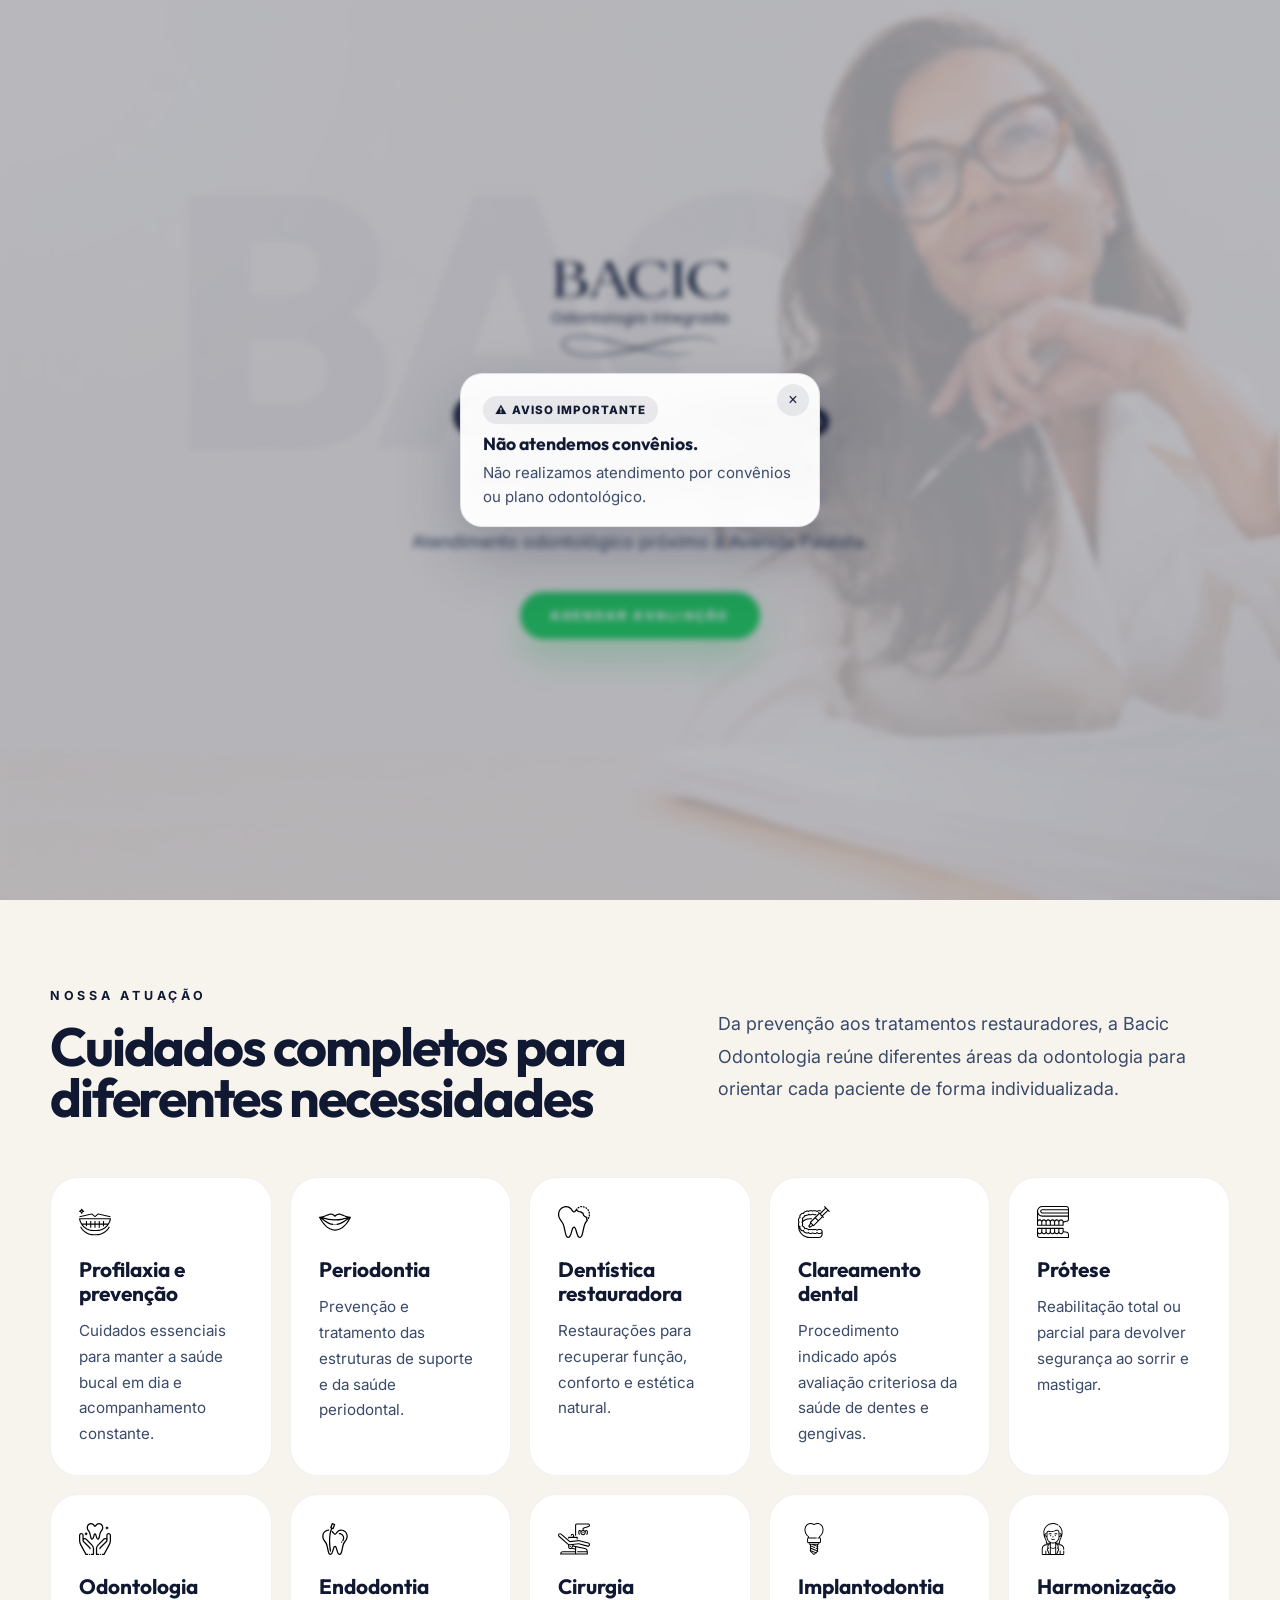
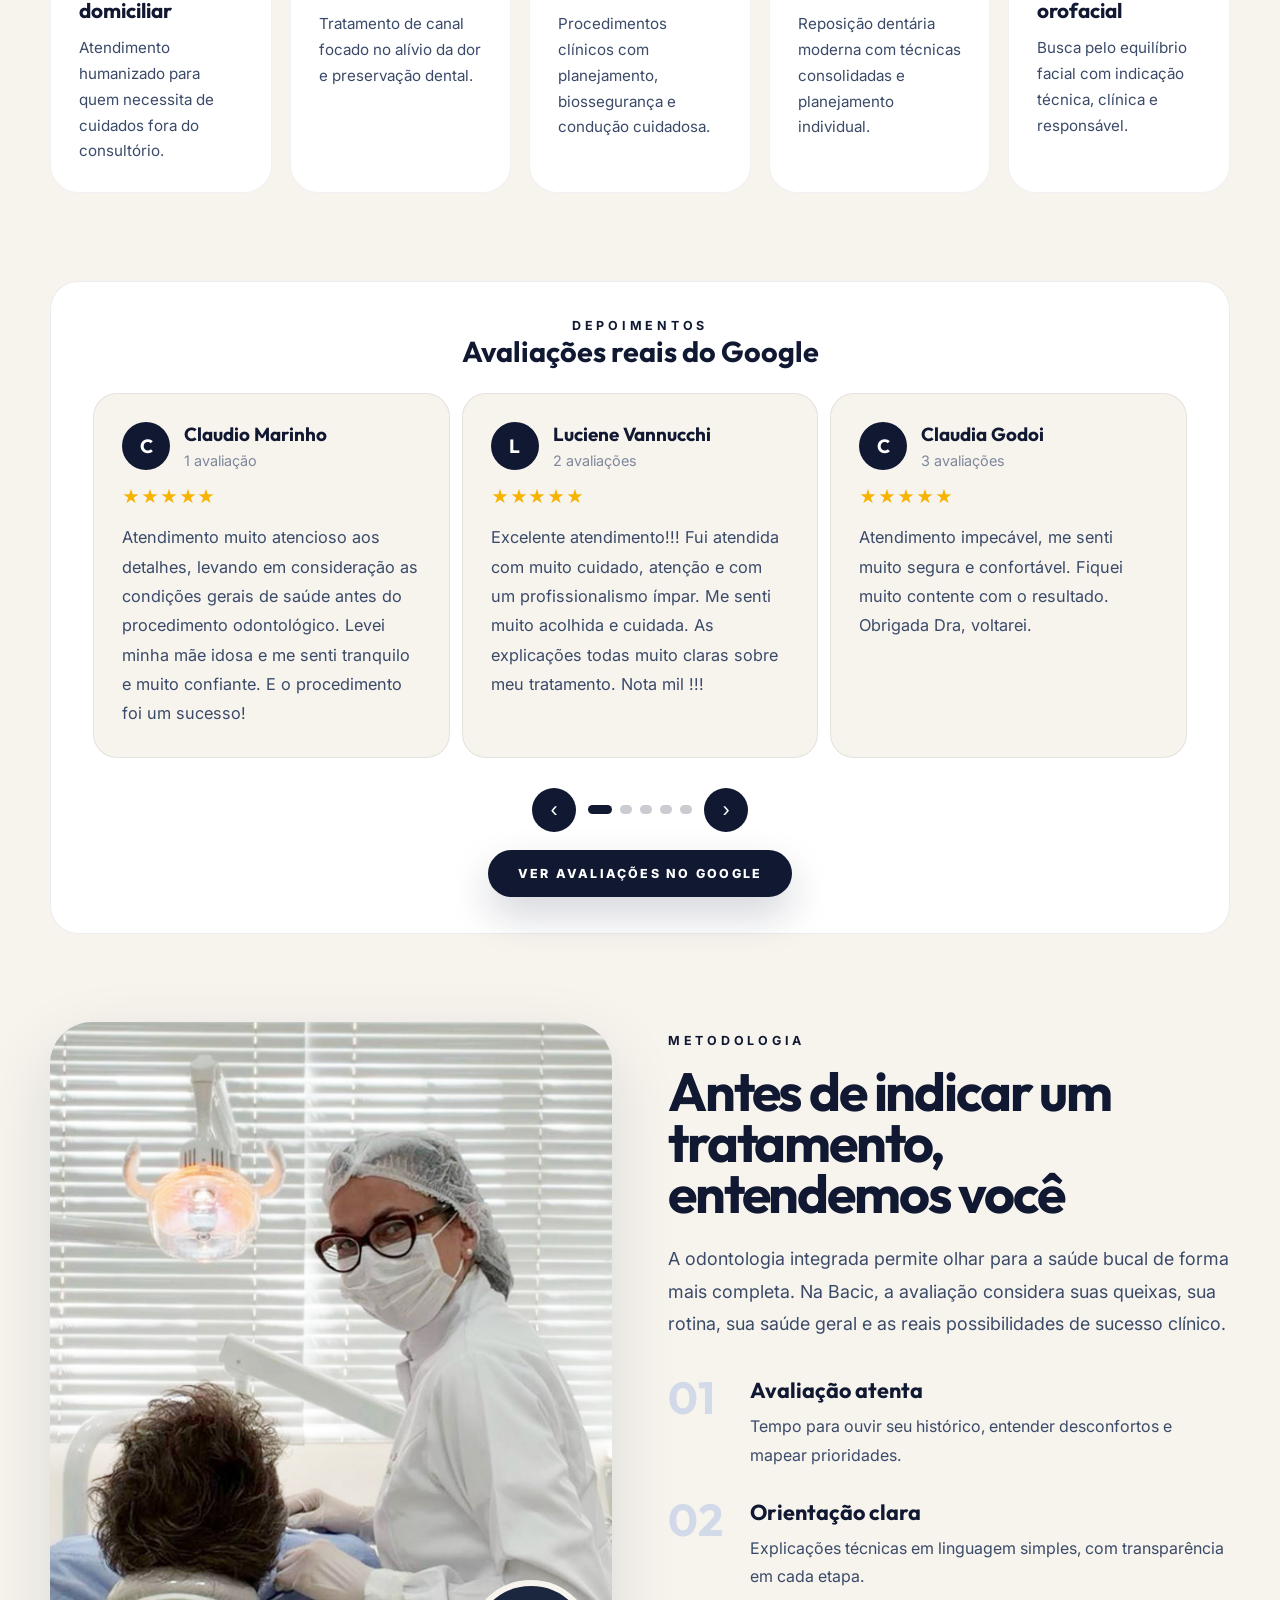
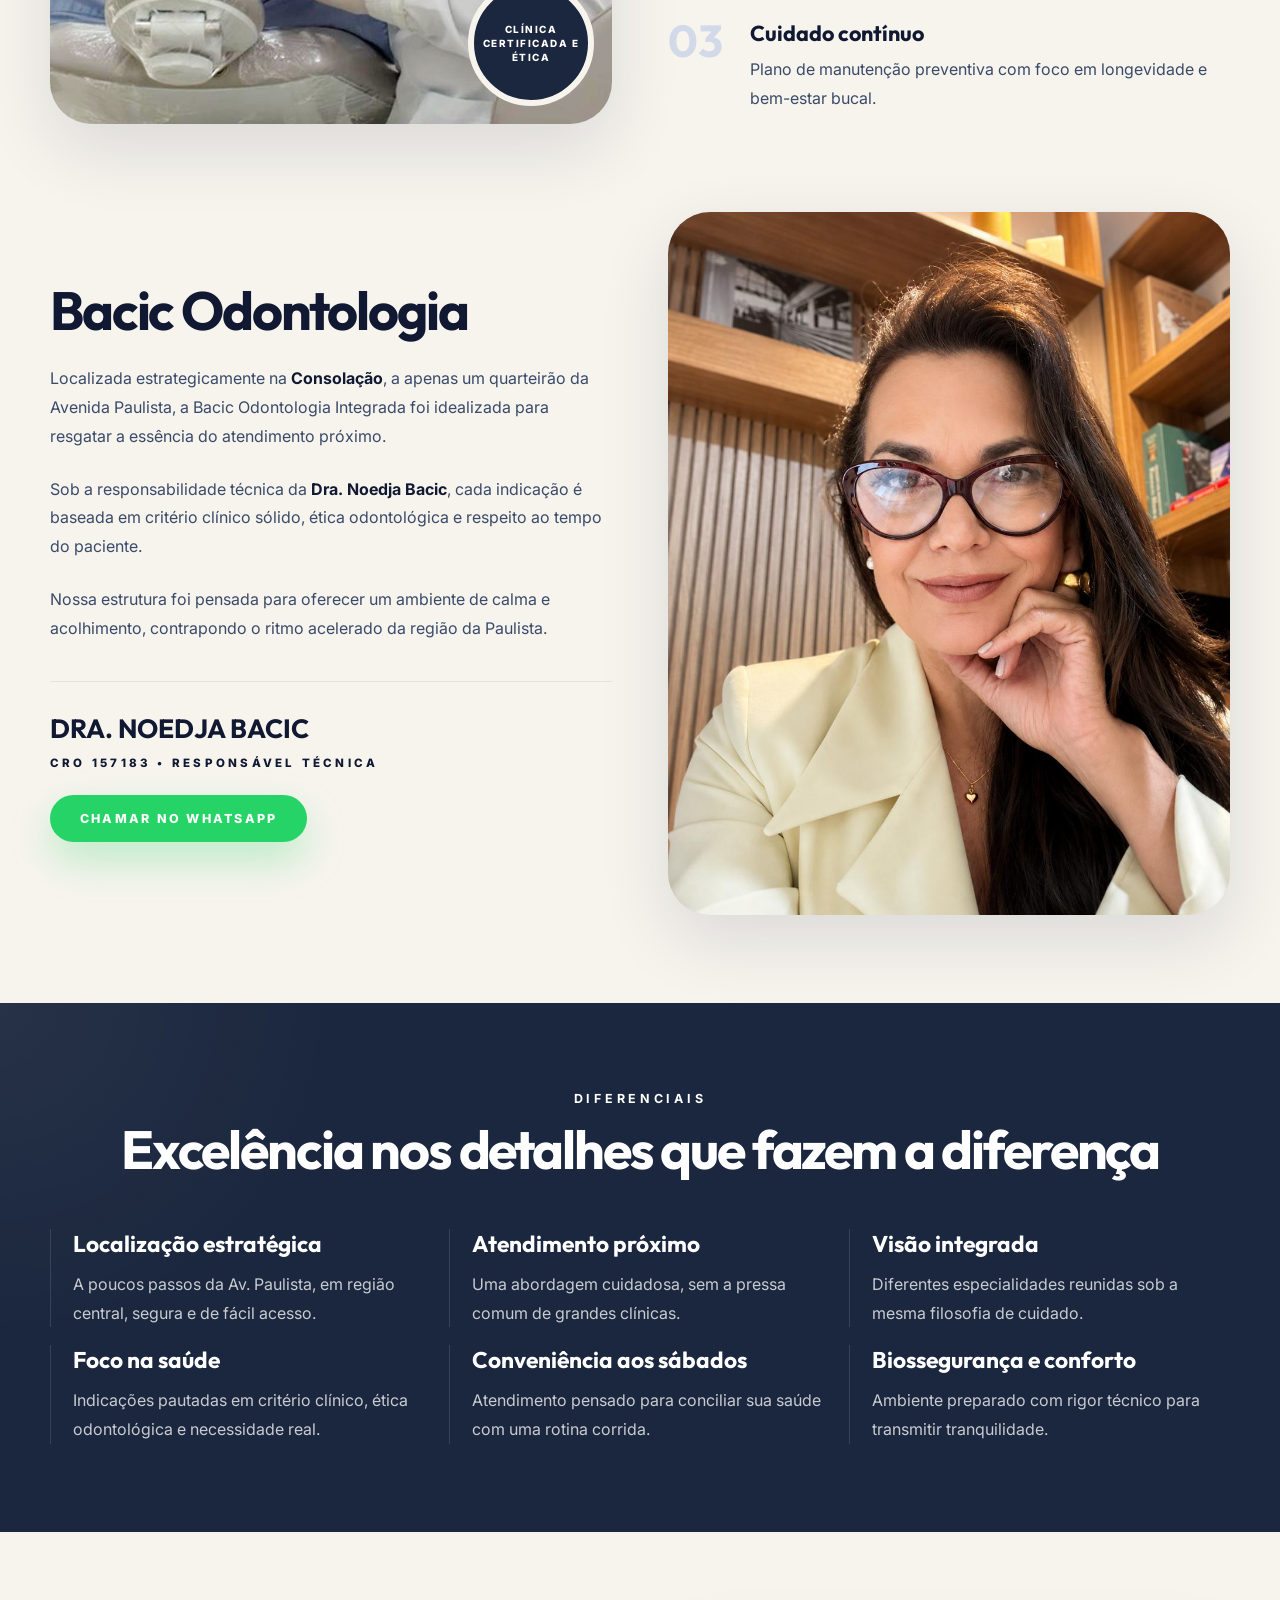
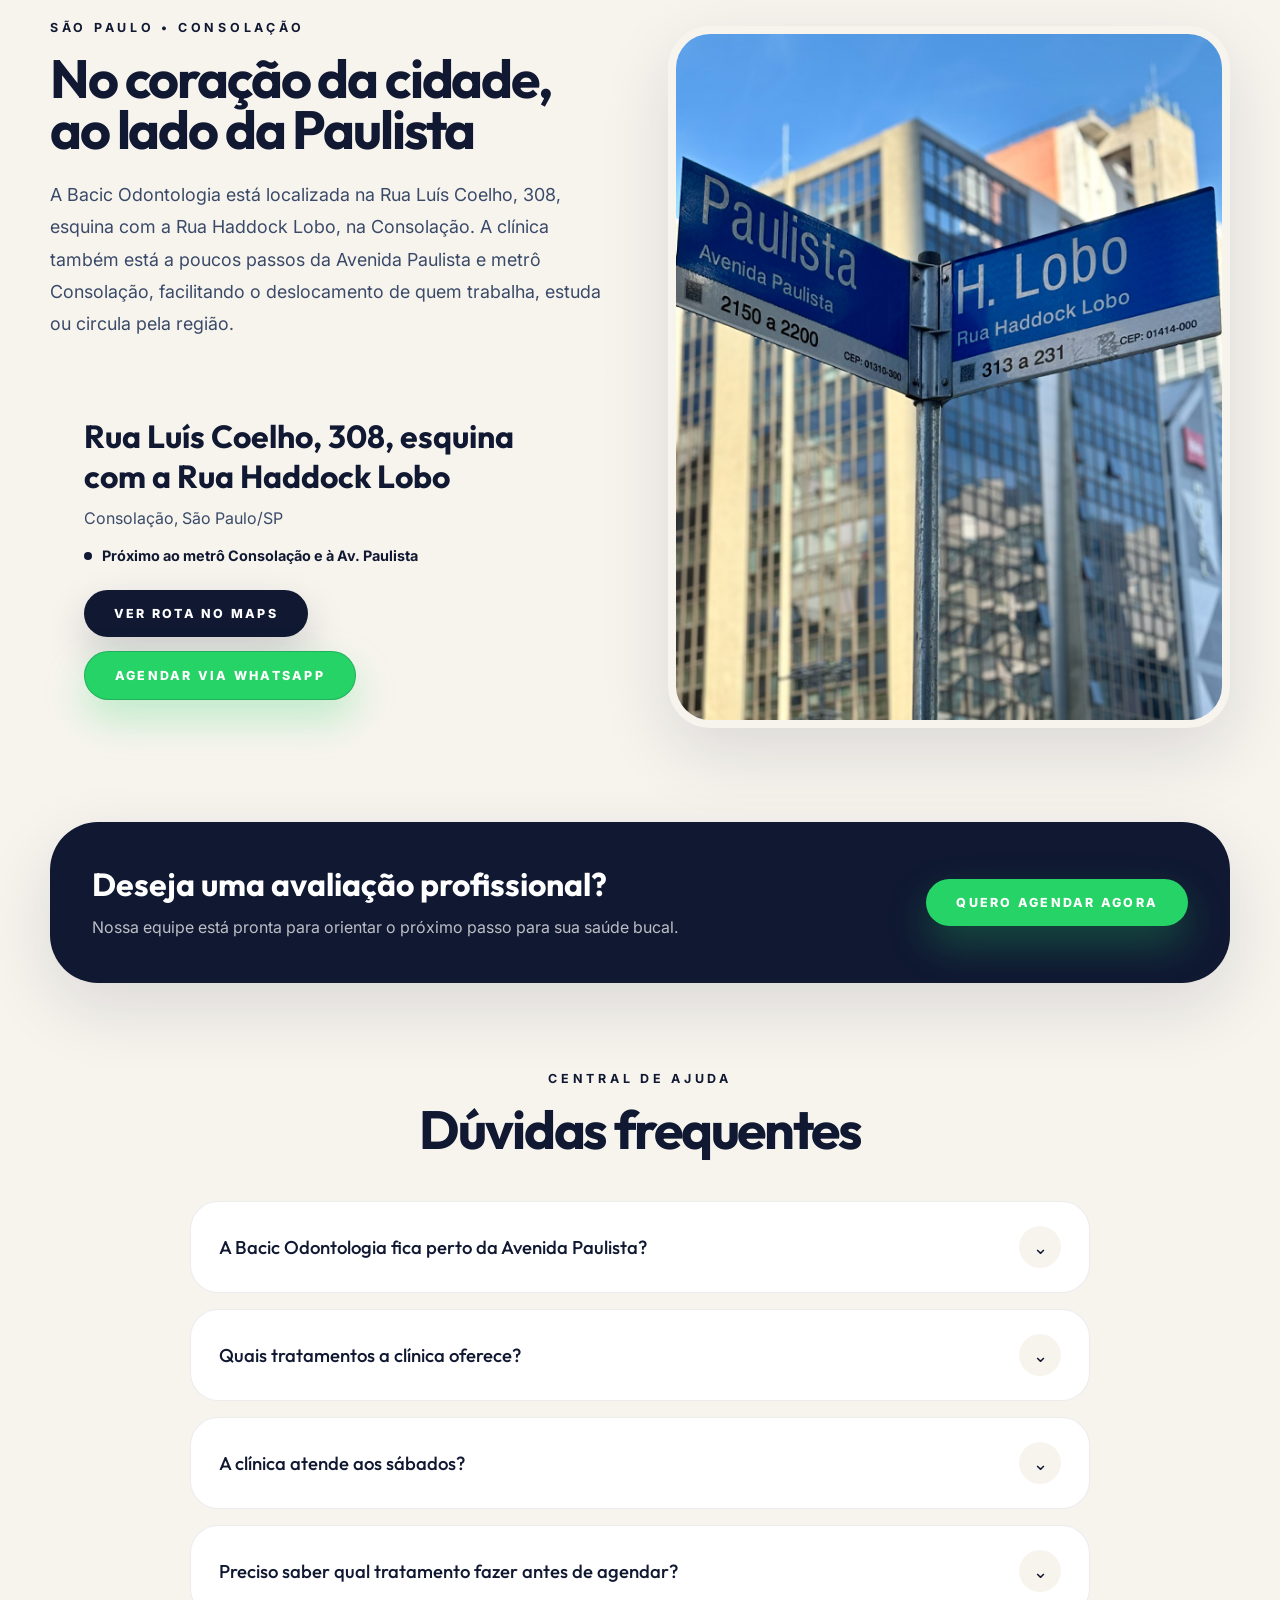
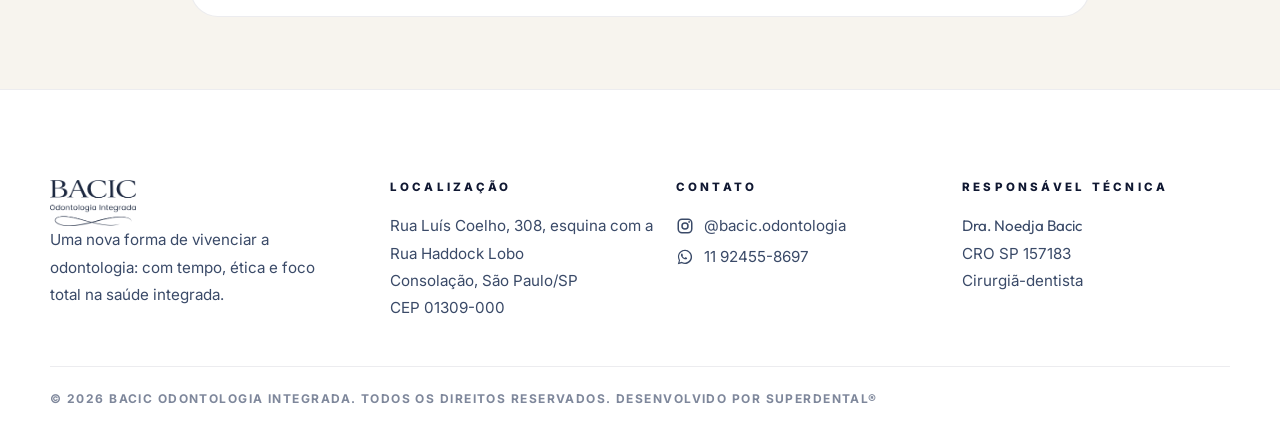
<file: index.html>
<!doctype html>
<html lang="pt-BR">
  <head>
    <meta charset="UTF-8" />
    <meta name="viewport" content="width=device-width, initial-scale=1.0" />
    <meta
      name="description"
      content="Bacic Odontologia Integrada: atendimento odontológico ético, humanizado e próximo à Avenida Paulista."
    />
    <link rel="icon" type="image/png" href="./assets/favicon.png" />
    <title>Bacic Odontologia Integrada</title>
    <!-- Google Tag Manager -->
    <script>(function(w,d,s,l,i){w[l]=w[l]||[];w[l].push({'gtm.start':
    new Date().getTime(),event:'gtm.js'});var f=d.getElementsByTagName(s)[0],
    j=d.createElement(s),dl=l!='dataLayer'?'&l='+l:'';j.async=true;j.src=
    'https://www.googletagmanager.com/gtm.js?id='+i+dl;f.parentNode.insertBefore(j,f);
    })(window,document,'script','dataLayer','GTM-MZFR9W6W');</script>
    <!-- End Google Tag Manager -->
    <link rel="preconnect" href="https://fonts.googleapis.com" />
    <link rel="preconnect" href="https://fonts.gstatic.com" crossorigin />
    <link
      href="https://fonts.googleapis.com/css2?family=Outfit:wght@300;400;500;600;700;800&family=Inter:wght@300;400;500;600;700&display=swap"
      rel="stylesheet"
    />
    <style>
      :root {
        --basic-navy: #101832;
        --basic-navy-elegant: #1b273e;
        --basic-navy-muted: #3a4a68;
        --basic-blue-light: #101832;
        --basic-offwhite: #f7f4ee;
        --basic-muted: #7e879b;
        --basic-white: #ffffff;
        --basic-border: rgba(16, 24, 50, 0.08);
        --basic-shadow: 0 25px 70px rgba(16, 24, 50, 0.12);
      }

      * {
        box-sizing: border-box;
      }

      html {
        scroll-behavior: smooth;
      }

      body {
        margin: 0;
        font-family: "Inter", sans-serif;
        color: var(--basic-navy);
        background: var(--basic-offwhite);
      }

      img {
        max-width: 100%;
        display: block;
      }

      a {
        color: inherit;
        text-decoration: none;
      }

      .important-notice {
        position: fixed;
        top: 50%;
        left: 50%;
        transform: translate(-50%, -50%);
        z-index: 1200;
        width: min(360px, calc(100vw - 32px));
        padding: 22px 22px 18px;
        border: 1px solid rgba(16, 24, 50, 0.1);
        border-radius: 22px;
        background: rgba(255, 255, 255, 0.96);
        box-shadow: 0 28px 65px rgba(16, 24, 50, 0.24);
        backdrop-filter: blur(14px);
      }

      .important-notice[hidden] {
        display: none;
      }

      .important-notice-backdrop {
        position: fixed;
        inset: 0;
        z-index: 1190;
        background: rgba(16, 24, 50, 0.28);
        backdrop-filter: blur(3px);
      }

      .important-notice-backdrop[hidden] {
        display: none;
      }

      .important-notice-close {
        position: absolute;
        top: 10px;
        right: 10px;
        width: 32px;
        height: 32px;
        border: 0;
        border-radius: 999px;
        background: rgba(16, 24, 50, 0.08);
        color: var(--basic-navy);
        font-size: 1rem;
        cursor: pointer;
        transition: background-color 0.2s ease, transform 0.2s ease;
      }

      .important-notice-close:hover {
        background: rgba(16, 24, 50, 0.14);
        transform: scale(1.04);
      }

      .important-notice-badge {
        display: inline-flex;
        align-items: center;
        gap: 8px;
        margin-bottom: 10px;
        padding: 7px 12px;
        border-radius: 999px;
        background: rgba(16, 24, 50, 0.08);
        color: var(--basic-navy);
        font-size: 0.72rem;
        font-weight: 800;
        letter-spacing: 0.08em;
        text-transform: uppercase;
      }

      .important-notice h3 {
        margin: 0 28px 8px 0;
        font-family: "Outfit", sans-serif;
        font-size: 1.1rem;
        line-height: 1.1;
      }

      .important-notice p {
        margin: 0;
        color: var(--basic-navy-muted);
        font-size: 0.94rem;
        line-height: 1.55;
      }

      @media (max-width: 640px) {
        .important-notice {
          border-radius: 18px;
          padding: 18px 18px 16px;
        }
      }

      .container {
        width: min(1180px, calc(100% - 40px));
        margin: 0 auto;
      }

      .section {
        padding: 44px 0;
      }

      .eyebrow {
        margin: 0 0 18px;
        color: var(--basic-blue-light);
        font-size: 0.78rem;
        font-weight: 700;
        letter-spacing: 0.3em;
        text-transform: uppercase;
      }

      .title {
        margin: 0;
        font-family: "Outfit", sans-serif;
        font-size: clamp(2rem, 4.2vw, 3.8rem);
        line-height: 0.95;
        letter-spacing: -0.04em;
      }

      .text-lg {
        font-size: 1.12rem;
        line-height: 1.8;
        color: var(--basic-navy-muted);
      }

      .btn {
        display: inline-flex;
        align-items: center;
        justify-content: center;
        gap: 12px;
        border: 0;
        border-radius: 999px;
        padding: 16px 30px;
        font-size: 0.78rem;
        font-weight: 800;
        letter-spacing: 0.18em;
        text-transform: uppercase;
        cursor: pointer;
        transition: transform 0.2s ease, background-color 0.2s ease, color 0.2s ease;
      }

      .btn:hover {
        transform: translateY(-1px);
      }

      .btn-primary {
        background: var(--basic-navy);
        color: var(--basic-white);
        box-shadow: 0 18px 40px rgba(16, 24, 50, 0.18);
      }

      .btn-primary:hover {
        background: var(--basic-navy-elegant);
      }

      .btn-secondary {
        background: var(--basic-white);
        color: var(--basic-navy);
        border: 1px solid rgba(16, 24, 50, 0.18);
      }

      .btn[href*="wa.me"],
      .btn[href*="api.whatsapp.com"] {
        background: #25d366;
        color: #ffffff;
        box-shadow: 0 18px 40px rgba(37, 211, 102, 0.28);
      }

      .btn[href*="wa.me"]:hover,
      .btn[href*="api.whatsapp.com"]:hover {
        background: #1ebe5d;
      }

      .brand {
        display: flex;
        align-items: center;
        gap: 14px;
      }

      .brand img {
        height: 52px;
        width: auto;
      }

      .brand-text strong {
        display: block;
        font-family: "Outfit", sans-serif;
        font-size: 1.05rem;
        letter-spacing: -0.02em;
      }

      .brand-text span {
        display: block;
        margin-top: 4px;
        color: var(--basic-muted);
        font-size: 0.62rem;
        font-weight: 700;
        letter-spacing: 0.28em;
        text-transform: uppercase;
      }

      .hero {
        position: relative;
        overflow: hidden;
        background:
          linear-gradient(rgba(247, 244, 238, 0.78), rgba(247, 244, 238, 0.78)),
          url("./assets/hero.jpg") center / cover no-repeat;
        min-height: 100vh;
        display: flex;
        align-items: center;
      }

      .hero::before {
        content: "BACIC";
        position: absolute;
        inset: 10% 0 auto;
        text-align: center;
        font-family: "Outfit", sans-serif;
        font-size: min(32vw, 360px);
        font-weight: 800;
        letter-spacing: -0.08em;
        color: rgba(16, 24, 50, 0.03);
        pointer-events: none;
      }

      .hero::after {
        content: "";
        position: absolute;
        inset: 0;
        background:
          radial-gradient(circle at top left, rgba(255, 255, 255, 0.3), transparent 32%),
          radial-gradient(circle at bottom right, rgba(16, 24, 50, 0.05), transparent 28%);
        pointer-events: none;
      }

      .hero-grid {
        position: relative;
        z-index: 2;
        display: grid;
        gap: 34px;
        justify-items: center;
        padding: 70px 0;
        text-align: center;
      }

      .hero-logo {
        height: 95px;
        width: auto;
      }

      .hero p {
        max-width: 760px;
        margin: 0 auto;
      }

      .hero-actions {
        display: flex;
        flex-wrap: wrap;
        align-items: center;
        justify-content: center;
        gap: 16px;
      }

      .split-header {
        display: grid;
        grid-template-columns: 1.1fr 0.9fr;
        gap: 42px;
        align-items: end;
        margin-bottom: 54px;
      }

      .service-grid,
      .differentials-grid,
      .footer-grid {
        display: grid;
        gap: 18px;
      }

      .service-grid {
        grid-template-columns: repeat(5, minmax(0, 1fr));
      }

      .service-card {
        display: flex;
        flex-direction: column;
        justify-content: space-between;
        min-height: 240px;
        padding: 28px;
        border: 1px solid rgba(16, 24, 50, 0.06);
        border-radius: 28px;
        background: var(--basic-white);
        transition: transform 0.25s ease, border-color 0.25s ease, background-color 0.25s ease;
      }

      .service-card:hover {
        transform: translateY(-4px);
        background: var(--basic-offwhite);
        border-color: rgba(190, 203, 231, 0.9);
      }

      .service-line {
        width: 44px;
        height: 1px;
        margin-bottom: 24px;
        background: var(--basic-blue-light);
      }

      .service-icon {
        width: 32px;
        height: 32px;
        margin-bottom: 20px;
        object-fit: contain;
      }

      .service-card h3,
      .method-step h3,
      .faq-question,
      .differential h3,
      .footer-name {
        font-family: "Outfit", sans-serif;
      }

      .service-card h3 {
        margin: 0 0 12px;
        font-size: 1.3rem;
        line-height: 1.15;
      }

      .service-card p {
        margin: 0;
        color: var(--basic-navy-muted);
        font-size: 0.95rem;
        line-height: 1.7;
      }

      .method-section,
      .cta-band {
        background: var(--basic-offwhite);
      }

      .method-grid,
      .about-grid,
      .location-grid {
        display: grid;
        grid-template-columns: repeat(2, minmax(0, 1fr));
        gap: 56px;
        align-items: center;
      }

      .image-card {
        position: relative;
        overflow: hidden;
        border-radius: 42px;
        background: #d8dde7;
        box-shadow: var(--basic-shadow);
      }

      .image-card img {
        width: 100%;
        height: 100%;
        object-fit: cover;
      }

      .image-card.tall {
        aspect-ratio: 4 / 5;
      }

      .image-card.wide {
        aspect-ratio: 1.18 / 1;
      }

      .badge {
        position: absolute;
        right: 18px;
        bottom: 18px;
        display: grid;
        place-items: center;
        width: 126px;
        height: 126px;
        border: 6px solid var(--basic-offwhite);
        border-radius: 999px;
        background: var(--basic-navy-elegant);
        color: var(--basic-white);
        font-size: 0.62rem;
        font-weight: 800;
        letter-spacing: 0.15em;
        line-height: 1.45;
        text-align: center;
        text-transform: uppercase;
      }

      .method-steps {
        display: grid;
        gap: 28px;
      }

      .method-step {
        display: grid;
        grid-template-columns: 64px 1fr;
        gap: 18px;
        align-items: start;
      }

      .method-step-number {
        color: rgba(190, 203, 231, 0.65);
        font-family: "Outfit", sans-serif;
        font-size: 2.8rem;
        font-weight: 700;
        line-height: 1;
      }

      .method-step h3 {
        margin: 0 0 8px;
        font-size: 1.35rem;
      }

      .method-step p,
      .about-copy p,
      .differential p,
      .contact-box p,
      .footer-copy,
      .footer-col p,
      .faq-answer {
        margin: 0;
        color: var(--basic-navy-muted);
        line-height: 1.8;
      }

      .about-copy {
        display: grid;
        gap: 24px;
      }

      .about-copy strong {
        color: var(--basic-navy);
      }

      .doctor-card {
        display: flex;
        flex-wrap: wrap;
        gap: 24px;
        align-items: center;
        margin-top: 38px;
        padding-top: 30px;
        border-top: 1px solid rgba(16, 24, 50, 0.08);
      }

      .doctor-card h3 {
        margin: 0 0 6px;
        font-family: "Outfit", sans-serif;
        font-size: 1.65rem;
        text-transform: uppercase;
      }

      .doctor-card span {
        color: var(--basic-blue-light);
        font-size: 0.72rem;
        font-weight: 800;
        letter-spacing: 0.28em;
        text-transform: uppercase;
      }

      .differentials {
        background:
          radial-gradient(circle at left top, rgba(255, 255, 255, 0.05), transparent 24%),
          var(--basic-navy-elegant);
        color: var(--basic-white);
        padding-top: 88px;
        padding-bottom: 88px;
      }

      .differentials .title,
      .differentials .eyebrow {
        text-align: center;
      }

      .differentials .eyebrow {
        color: var(--basic-white);
      }

      .differentials-grid {
        grid-template-columns: repeat(3, minmax(0, 1fr));
        margin-top: 54px;
      }

      .differential {
        padding-left: 22px;
        border-left: 1px solid rgba(255, 255, 255, 0.12);
      }

      .differential h3 {
        margin: 0 0 12px;
        font-size: 1.42rem;
      }

      .differential p {
        color: rgba(255, 255, 255, 0.76);
      }

      .contact-box {
        padding: 34px;
        border-radius: 36px;
        background: var(--basic-offwhite);
      }

      .contact-box h3 {
        margin: 0 0 10px;
        font-family: "Outfit", sans-serif;
        font-size: 2rem;
      }

      .contact-address {
        margin-top: 24px;
      }

      .contact-address strong {
        display: block;
        margin-bottom: 8px;
        font-family: "Outfit", sans-serif;
        font-size: 2rem;
      }

      .contact-chip {
        display: inline-flex;
        align-items: center;
        gap: 10px;
        margin-top: 14px;
        color: var(--basic-blue-light);
        font-size: 0.9rem;
        font-weight: 700;
      }

      .contact-chip::before {
        content: "";
        width: 8px;
        height: 8px;
        border-radius: 999px;
        background: var(--basic-blue-light);
      }

      .button-row {
        display: flex;
        flex-wrap: wrap;
        gap: 14px;
        margin-top: 26px;
      }

      .map-frame {
        overflow: hidden;
        border: 8px solid var(--basic-offwhite);
        border-radius: 42px;
        box-shadow: var(--basic-shadow);
        background: #edf1f7;
        aspect-ratio: 4 / 5;
      }

      .map-frame iframe {
        width: 100%;
        height: 100%;
        border: 0;
      }

      .map-frame img {
        width: 100%;
        height: 100%;
        object-fit: cover;
        display: block;
      }

      .review-panel {
        display: grid;
        gap: 18px;
        padding: 36px;
        border: 1px solid rgba(16, 24, 50, 0.08);
        border-radius: 28px;
        background: var(--basic-white);
      }

      .review-panel strong {
        font-family: "Outfit", sans-serif;
        font-size: 1.8rem;
      }

      .review-header {
        text-align: center;
      }

      .review-carousel {
        position: relative;
        overflow: hidden;
        --review-visible: 3;
      }

      .review-track {
        display: flex;
        align-items: stretch;
        transition: transform 0.35s ease;
      }

      .review-slide {
        display: flex;
        min-width: calc(100% / var(--review-visible));
        padding: 6px;
      }

      .review-card {
        display: grid;
        gap: 16px;
        grid-template-rows: auto auto 1fr;
        width: 100%;
        min-height: 320px;
        padding: 28px;
        border: 1px solid rgba(16, 24, 50, 0.08);
        border-radius: 24px;
        background: var(--basic-offwhite);
        text-align: left;
      }

      .review-author {
        display: flex;
        align-items: center;
        gap: 14px;
      }

      .review-avatar {
        display: grid;
        place-items: center;
        width: 48px;
        height: 48px;
        border-radius: 999px;
        background: var(--basic-navy);
        color: var(--basic-white);
        font-family: "Outfit", sans-serif;
        font-size: 1.2rem;
        font-weight: 700;
      }

      .review-author h3 {
        margin: 0 0 4px;
        font-family: "Outfit", sans-serif;
        font-size: 1.18rem;
      }

      .review-author span {
        color: var(--basic-muted);
        font-size: 0.9rem;
      }

      .review-stars {
        color: #f6b300;
        font-size: 1.08rem;
        letter-spacing: 0.05em;
      }

      .review-card p {
        margin: 0;
        color: var(--basic-navy-muted);
        font-size: 1.02rem;
        line-height: 1.8;
      }

      .review-controls {
        display: flex;
        align-items: center;
        justify-content: center;
        gap: 12px;
        margin-top: 6px;
      }

      .review-button {
        display: grid;
        place-items: center;
        width: 44px;
        height: 44px;
        border: 0;
        border-radius: 999px;
        background: var(--basic-navy);
        color: var(--basic-white);
        font-size: 1.35rem;
        cursor: pointer;
      }

      .review-dots {
        display: flex;
        align-items: center;
        gap: 8px;
      }

      .review-dot {
        width: 9px;
        height: 9px;
        border: 0;
        border-radius: 999px;
        background: rgba(16, 24, 50, 0.22);
        cursor: pointer;
      }

      .review-dot.active {
        width: 24px;
        background: var(--basic-navy);
      }

      .cta-panel {
        display: flex;
        flex-wrap: wrap;
        align-items: center;
        justify-content: space-between;
        gap: 20px;
        padding: 42px;
        border-radius: 48px;
        background: var(--basic-navy);
        color: var(--basic-white);
        box-shadow: var(--basic-shadow);
      }

      .cta-panel h3 {
        margin: 0 0 10px;
        font-family: "Outfit", sans-serif;
        font-size: 2rem;
      }

      .cta-panel p {
        margin: 0;
        color: rgba(255, 255, 255, 0.72);
        line-height: 1.7;
      }

      .faq-wrap {
        display: grid;
        gap: 16px;
        margin-top: 46px;
      }

      .faq-item {
        overflow: hidden;
        border: 1px solid rgba(16, 24, 50, 0.08);
        border-radius: 28px;
        background: var(--basic-white);
      }

      .faq-question {
        width: 100%;
        display: flex;
        align-items: center;
        justify-content: space-between;
        gap: 20px;
        padding: 24px 28px;
        border: 0;
        background: transparent;
        color: var(--basic-navy);
        font-size: 1.16rem;
        font-weight: 500;
        text-align: left;
        cursor: pointer;
      }

      .faq-icon {
        flex: 0 0 auto;
        display: grid;
        place-items: center;
        width: 42px;
        height: 42px;
        border-radius: 999px;
        background: var(--basic-offwhite);
        font-size: 1.1rem;
        transition: transform 0.2s ease, background-color 0.2s ease, color 0.2s ease;
      }

      .faq-item.open .faq-icon {
        background: var(--basic-navy);
        color: var(--basic-white);
        transform: rotate(180deg);
      }

      .faq-answer {
        display: none;
        padding: 0 28px 24px;
      }

      .faq-item.open .faq-answer {
        display: block;
      }

      .center {
        text-align: center;
      }

      .footer {
        padding: 90px 0 34px;
        background: var(--basic-white);
        border-top: 1px solid rgba(16, 24, 50, 0.08);
      }

      .footer-grid {
        grid-template-columns: 1.2fr 1fr 1fr 1fr;
      }

      .footer-logo img {
        height: 46px;
      }

      .footer-copy {
        margin-top: 18px;
        max-width: 270px;
        font-size: 0.95rem;
      }

      .footer-col h4 {
        margin: 0 0 18px;
        color: var(--basic-blue-light);
        font-size: 0.72rem;
        font-weight: 800;
        letter-spacing: 0.28em;
        text-transform: uppercase;
      }

      .footer-col p,
      .footer-col a {
        font-size: 0.95rem;
      }

      .contact-link {
        display: inline-flex;
        align-items: center;
        gap: 10px;
      }

      .contact-link svg {
        width: 18px;
        height: 18px;
        flex: 0 0 auto;
      }

      .footer-bottom {
        margin-top: 44px;
        padding-top: 24px;
        border-top: 1px solid rgba(16, 24, 50, 0.08);
        color: var(--basic-muted);
        font-size: 0.75rem;
        font-weight: 700;
        letter-spacing: 0.12em;
        text-transform: uppercase;
      }

      .floating-whatsapp {
        position: fixed;
        right: 22px;
        bottom: 22px;
        z-index: 45;
        display: inline-flex;
        align-items: center;
        justify-content: center;
        width: 64px;
        height: 64px;
        padding: 0;
        border-radius: 999px;
        background: #25d366;
        color: var(--basic-white);
        box-shadow: 0 18px 40px rgba(37, 211, 102, 0.28);
      }

      .floating-whatsapp::before {
        content: "";
        width: 30px;
        height: 30px;
        background: center / contain no-repeat
          url("data:image/svg+xml,%3Csvg xmlns='http://www.w3.org/2000/svg' viewBox='0 0 32 32'%3E%3Cpath fill='%23fff' d='M19.11 17.21c-.27-.14-1.59-.78-1.84-.87-.25-.09-.43-.14-.61.14-.18.27-.7.87-.86 1.05-.16.18-.31.2-.58.07-.27-.14-1.13-.42-2.15-1.34-.8-.71-1.34-1.59-1.5-1.86-.16-.27-.02-.41.12-.54.12-.12.27-.31.41-.47.14-.16.18-.27.27-.45.09-.18.05-.34-.02-.47-.07-.14-.61-1.47-.84-2.02-.22-.52-.44-.45-.61-.46h-.52c-.18 0-.47.07-.72.34-.25.27-.95.93-.95 2.27 0 1.34.97 2.63 1.11 2.81.14.18 1.91 2.91 4.63 4.08.65.28 1.15.45 1.54.58.65.21 1.25.18 1.72.11.52-.08 1.59-.65 1.82-1.28.23-.63.23-1.17.16-1.28-.07-.11-.25-.18-.52-.32Z'/%3E%3Cpath fill='%23fff' d='M16.02 3.2c-6.93 0-12.56 5.62-12.56 12.54 0 2.21.58 4.36 1.68 6.26L3.2 28.8l6.98-1.83a12.57 12.57 0 0 0 5.84 1.48h.01c6.92 0 12.55-5.62 12.55-12.54 0-3.35-1.3-6.5-3.67-8.87A12.45 12.45 0 0 0 16.02 3.2Zm0 22.99h-.01a10.4 10.4 0 0 1-5.3-1.45l-.38-.22-4.14 1.09 1.11-4.03-.25-.41a10.28 10.28 0 0 1-1.58-5.43c0-5.68 4.63-10.3 10.33-10.3 2.75 0 5.33 1.07 7.28 3.02a10.23 10.23 0 0 1 3.02 7.28c0 5.68-4.63 10.3-10.32 10.3Z'/%3E%3C/svg%3E");
      }

      @media (max-width: 1080px) {
        .service-grid {
          grid-template-columns: repeat(3, minmax(0, 1fr));
        }

        .differentials-grid,
        .footer-grid {
          grid-template-columns: repeat(2, minmax(0, 1fr));
        }

        .review-carousel {
          --review-visible: 2;
        }
      }

      @media (max-width: 820px) {
        .split-header,
        .method-grid,
        .about-grid,
        .location-grid,
        .differentials-grid,
        .footer-grid {
          grid-template-columns: 1fr;
        }

        .service-grid {
          grid-template-columns: repeat(2, minmax(0, 1fr));
        }

        .section {
          padding: 88px 0;
        }

        .hero-logo {
          height: 76px;
        }

        .cta-panel,
        .contact-box {
          padding: 28px;
        }
      }

      @media (max-width: 560px) {
        .container {
          width: min(100% - 28px, 1180px);
        }

        .hero {
          background:
            linear-gradient(rgba(247, 244, 238, 0.74), rgba(247, 244, 238, 0.74)),
            url("./assets/hero.jpg") calc(62% - 200px) center / cover no-repeat;
        }

        .service-grid {
          grid-template-columns: 1fr;
        }

        #tratamentos {
          padding-bottom: 22px !important;
        }

        .method-section {
          padding-top: 22px;
          padding-bottom: 22px;
        }

        #sobre {
          padding-top: 22px !important;
        }

        #localizacao {
          padding-bottom: 22px !important;
        }

        .cta-band {
          padding-top: 22px !important;
          padding-bottom: 22px !important;
        }

        .review-carousel {
          --review-visible: 1;
        }

        .review-card {
          min-height: auto;
          padding: 24px;
        }

        .cta-panel {
          padding: 24px;
        }

        .cta-panel h3,
        .cta-panel p {
          text-align: left;
        }

        .cta-panel + .section,
        .cta-band + .section {
          padding-top: 22px;
        }

        .hero-actions,
        .button-row,
        .doctor-card {
          align-items: stretch;
        }

        .btn {
          width: 100%;
        }

        .brand-text {
          display: none;
        }

        .faq-question {
          padding: 20px 22px;
          font-size: 1.02rem;
        }

        .faq-answer {
          padding: 0 22px 20px;
        }

        .floating-whatsapp {
          width: 60px;
          height: 60px;
          right: 14px;
          bottom: 14px;
          left: auto;
        }

        .footer,
        .footer-col,
        .footer-copy,
        .footer-bottom {
          text-align: center;
        }

        .footer-grid {
          justify-items: center;
        }

        .footer-logo {
          justify-content: center;
        }

        .footer-logo img {
          height: 58px;
        }

        .footer-copy {
          max-width: 320px;
          margin-left: auto;
          margin-right: auto;
        }
      }
    </style>
  </head>
  <body>
    <div class="important-notice-backdrop" id="important-notice-backdrop" aria-hidden="true"></div>
    <aside class="important-notice" id="important-notice" aria-live="polite">
      <button class="important-notice-close" type="button" aria-label="Fechar aviso">
        ×
      </button>
      <span class="important-notice-badge">⚠️ Aviso Importante</span>
      <h3>Não atendemos convênios.</h3>
      <p>Não realizamos atendimento por convênios ou plano odontológico.</p>
    </aside>

    <!-- Google Tag Manager (noscript) -->
    <noscript><iframe src="https://www.googletagmanager.com/ns.html?id=GTM-MZFR9W6W"
    height="0" width="0" style="display:none;visibility:hidden"></iframe></noscript>
    <!-- End Google Tag Manager (noscript) -->
    <main id="top">
      <section class="hero">
        <div class="container hero-grid">
          <img class="hero-logo" src="./assets/logo-basic.webp" alt="Logo Bacic Odontologia" />
          <h1 class="title">
            Cuidado, critério <br />
            <em>e humanização</em>
          </h1>
          <p class="text-lg">
            Atendimento odontológico próximo à Avenida Paulista.
          </p>
          <div class="hero-actions">
            <a
              class="btn btn-primary sellbot-wpp-open"
              href="https://wa.me/5511924558697?text=Ol%C3%A1%2C%20vim%20pelo%20Google%20e%20gostaria%20de%20agendar%20uma%20avalia%C3%A7%C3%A3o%20na%20Bacic%20Odontologia%20Integrada."
              target="_blank"
              rel="noopener noreferrer"
            >
              Agendar avaliação
            </a>
          </div>
        </div>
      </section>

      <section class="section" id="tratamentos" style="padding-top: 88px">
        <div class="container">
          <div class="split-header">
            <div>
              <p class="eyebrow">Nossa atuação</p>
              <h2 class="title">Cuidados completos para diferentes necessidades</h2>
            </div>
            <p class="text-lg">
              Da prevenção aos tratamentos restauradores, a Bacic Odontologia reúne diferentes áreas da
              odontologia para orientar cada paciente de forma individualizada.
            </p>
          </div>

                    <div class="service-grid">
            <article class="service-card">
              <div>
                <img
                  class="service-icon"
                  src="./assets/010-smile.svg"
                  alt="Ícone de sorriso"
                />
                <h3>Profilaxia e prevenção</h3>
                <p>Cuidados essenciais para manter a saúde bucal em dia e acompanhamento constante.</p>
              </div>
            </article>
            <article class="service-card">
              <div>
                <img
                  class="service-icon"
                  src="./assets/009-lips.svg"
                  alt="Ícone de periodontia"
                />
                <h3>Periodontia</h3>
                <p>Prevenção e tratamento das estruturas de suporte e da saúde periodontal.</p>
              </div>
            </article>
            <article class="service-card">
              <div>
                <img
                  class="service-icon"
                  src="./assets/005-broken-tooth.svg"
                  alt="Ícone de dentística restauradora"
                />
                <h3>Dentística restauradora</h3>
                <p>Restaurações para recuperar função, conforto e estética natural.</p>
              </div>
            </article>
            <article class="service-card">
              <div>
                <img
                  class="service-icon"
                  src="./assets/008-white-teeth.svg"
                  alt="Ícone de clareamento dental"
                />
                <h3>Clareamento dental</h3>
                <p>Procedimento indicado após avaliação criteriosa da saúde de dentes e gengivas.</p>
              </div>
            </article>
            <article class="service-card">
              <div>
                <img
                  class="service-icon"
                  src="./assets/0151-denture.svg"
                  alt="Ícone de prótese"
                />
                <h3>Prótese</h3>
                <p>Reabilitação total ou parcial para devolver segurança ao sorrir e mastigar.</p>
              </div>
            </article>
            <article class="service-card">
              <div>
                <img
                  class="service-icon"
                  src="./assets/022-tooth-3.svg"
                  alt="Ícone de odontologia domiciliar"
                />
                <h3>Odontologia domiciliar</h3>
                <p>Atendimento humanizado para quem necessita de cuidados fora do consultório.</p>
              </div>
            </article>
            <article class="service-card">
              <div>
                <img
                  class="service-icon"
                  src="./assets/030-tooth-2.svg"
                  alt="Ícone de endodontia"
                />
                <h3>Endodontia</h3>
                <p>Tratamento de canal focado no alívio da dor e preservação dental.</p>
              </div>
            </article>
            <article class="service-card">
              <div>
                <img
                  class="service-icon"
                  src="./assets/028-dentist.svg"
                  alt="Ícone de cirurgia"
                />
                <h3>Cirurgia</h3>
                <p>Procedimentos clínicos com planejamento, biossegurança e condução cuidadosa.</p>
              </div>
            </article>
            <article class="service-card">
              <div>
                <img
                  class="service-icon"
                  src="./assets/007-prosthesis.svg"
                  alt="Ícone de implantodontia"
                />
                <h3>Implantodontia</h3>
                <p>Reposição dentária moderna com técnicas consolidadas e planejamento individual.</p>
              </div>
            </article>
            <article class="service-card">
              <div>
                <img
                  class="service-icon"
                  src="./assets/015-doctor-3.svg"
                  alt="Ícone de harmonização orofacial"
                />
                <h3>Harmonização orofacial</h3>
                <p>Busca pelo equilíbrio facial com indicação técnica, clínica e responsável.</p>
              </div>
            </article>
          </div>
        </div>
      </section>

      <section class="section" id="avaliacoes">
        <div class="container">
          <div class="review-panel">
            <div class="review-header">
              <p class="eyebrow" style="margin-bottom: 0">Depoimentos</p>
              <strong>Avaliações reais do Google</strong>
            </div>

            <div class="review-carousel" aria-label="Depoimentos de pacientes">
              <div class="review-track">
                <article class="review-slide">
                  <div class="review-card">
                    <div class="review-author">
                      <div class="review-avatar">C</div>
                      <div>
                        <h3>Claudio Marinho</h3>
                        <span>1 avaliação</span>
                      </div>
                    </div>
                    <div class="review-stars" aria-label="5 estrelas">★★★★★</div>
                    <p>
                      Atendimento muito atencioso aos detalhes, levando em consideração as condições
                      gerais de saúde antes do procedimento odontológico. Levei minha mãe idosa e me
                      senti tranquilo e muito confiante. E o procedimento foi um sucesso!
                    </p>
                  </div>
                </article>

                <article class="review-slide">
                  <div class="review-card">
                    <div class="review-author">
                      <div class="review-avatar">L</div>
                      <div>
                        <h3>Luciene Vannucchi</h3>
                        <span>2 avaliações</span>
                      </div>
                    </div>
                    <div class="review-stars" aria-label="5 estrelas">★★★★★</div>
                    <p>
                      Excelente atendimento!!! Fui atendida com muito cuidado, atenção e com um
                      profissionalismo ímpar. Me senti muito acolhida e cuidada. As explicações todas
                      muito claras sobre meu tratamento. Nota mil !!!
                    </p>
                  </div>
                </article>

                <article class="review-slide">
                  <div class="review-card">
                    <div class="review-author">
                      <div class="review-avatar">C</div>
                      <div>
                        <h3>Claudia Godoi</h3>
                        <span>3 avaliações</span>
                      </div>
                    </div>
                    <div class="review-stars" aria-label="5 estrelas">★★★★★</div>
                    <p>
                      Atendimento impecável, me senti muito segura e confortável. Fiquei muito
                      contente com o resultado. Obrigada Dra, voltarei.
                    </p>
                  </div>
                </article>

                <article class="review-slide">
                  <div class="review-card">
                    <div class="review-author">
                      <div class="review-avatar">M</div>
                      <div>
                        <h3>moises soliban</h3>
                        <span>Local Guide · 13 avaliações</span>
                      </div>
                    </div>
                    <div class="review-stars" aria-label="5 estrelas">★★★★★</div>
                    <p>
                      Excelente atendimento. Dra. Noedja é segura, atenciosa e objetiva. Clínica
                      organizada e agradável. Recomendo.
                    </p>
                  </div>
                </article>

                <article class="review-slide">
                  <div class="review-card">
                    <div class="review-author">
                      <div class="review-avatar">E</div>
                      <div>
                        <h3>Elisa C Ghilardi</h3>
                        <span>Local Guide · 15 avaliações</span>
                      </div>
                    </div>
                    <div class="review-stars" aria-label="5 estrelas">★★★★★</div>
                    <p>
                      A Dra. Noedja é maravilhosa, cuidadosa e excelente profissional! Obrigada por
                      tudo, Dra.!
                    </p>
                  </div>
                </article>

                <article class="review-slide">
                  <div class="review-card">
                    <div class="review-author">
                      <div class="review-avatar">C</div>
                      <div>
                        <h3>Clarty Galvao</h3>
                        <span>Local Guide · 147 avaliações</span>
                      </div>
                    </div>
                    <div class="review-stars" aria-label="5 estrelas">★★★★★</div>
                    <p>
                      Mãos precisas, procedimentos cuidadosos e atentos à menopausa, saúde dentro do
                      sangue que a tudo irriga.
                    </p>
                  </div>
                </article>

                <article class="review-slide">
                  <div class="review-card">
                    <div class="review-author">
                      <div class="review-avatar">S</div>
                      <div>
                        <h3>Suely Bacic Cavalcante</h3>
                        <span>Local Guide · 23 avaliações</span>
                      </div>
                    </div>
                    <div class="review-stars" aria-label="5 estrelas">★★★★★</div>
                    <p>
                      Super indico, lugar lindo, acolhedor e de um atendimento TOP.
                    </p>
                  </div>
                </article>
              </div>
            </div>

            <div class="review-controls" aria-label="Controles dos depoimentos">
              <button class="review-button" type="button" data-review-prev aria-label="Depoimento anterior">
                ‹
              </button>
              <div class="review-dots" aria-hidden="true"></div>
              <button class="review-button" type="button" data-review-next aria-label="Próximo depoimento">
                ›
              </button>
            </div>

            <div style="text-align: center">
              <a
                class="btn btn-primary"
                href="https://google.com/maps/place/Bacic+Odontologia+Integrada/data=!4m2!3m1!1s0x0:0x2b953aa0f920be20?sa=X&ved=1t:2428&ictx=111"
                target="_blank"
                rel="noopener noreferrer"
              >
                Ver avaliações no Google
              </a>
            </div>
          </div>
        </div>
      </section>

      <section class="section method-section" id="metodologia">
        <div class="container method-grid">
          <div class="image-card tall">
            <img
              src="./assets/metodologia.jpg"
              alt="Atendimento humanizado na Bacic"
            />
            <div class="badge">Clínica certificada e ética</div>
          </div>

          <div>
            <p class="eyebrow">Metodologia</p>
            <h2 class="title">Antes de indicar um tratamento, entendemos você</h2>
            <p class="text-lg" style="margin-top: 24px">
              A odontologia integrada permite olhar para a saúde bucal de forma mais completa.
              Na Bacic, a avaliação considera suas queixas, sua rotina, sua saúde geral e as
              reais possibilidades de sucesso clínico.
            </p>

            <div class="method-steps" style="margin-top: 36px">
              <div class="method-step">
                <div class="method-step-number">01</div>
                <div>
                  <h3>Avaliação atenta</h3>
                  <p>Tempo para ouvir seu histórico, entender desconfortos e mapear prioridades.</p>
                </div>
              </div>
              <div class="method-step">
                <div class="method-step-number">02</div>
                <div>
                  <h3>Orientação clara</h3>
                  <p>Explicações técnicas em linguagem simples, com transparência em cada etapa.</p>
                </div>
              </div>
              <div class="method-step">
                <div class="method-step-number">03</div>
                <div>
                  <h3>Cuidado contínuo</h3>
                  <p>Plano de manutenção preventiva com foco em longevidade e bem-estar bucal.</p>
                </div>
              </div>
            </div>
          </div>
        </div>
      </section>

      <section class="section" id="sobre" style="padding-bottom: 88px">
        <div class="container about-grid">
          <div>
            <h2 class="title">Bacic Odontologia</h2>
            <div class="about-copy" style="margin-top: 28px">
              <p>
                Localizada estrategicamente na <strong>Consolação</strong>, a apenas um quarteirão
                da Avenida Paulista, a Bacic Odontologia Integrada foi idealizada para resgatar a
                essência do atendimento próximo.
              </p>
              <p>
                Sob a responsabilidade técnica da <strong>Dra. Noedja Bacic</strong>, cada
                indicação é baseada em critério clínico sólido, ética odontológica e respeito ao
                tempo do paciente.
              </p>
              <p>
                Nossa estrutura foi pensada para oferecer um ambiente de calma e acolhimento,
                contrapondo o ritmo acelerado da região da Paulista.
              </p>
            </div>

            <div class="doctor-card">
              <div>
                <h3>Dra. Noedja Bacic</h3>
                <span>CRO 157183 • Responsável técnica</span>
              </div>
              <a
                class="btn btn-primary sellbot-wpp-open"
                href="https://wa.me/5511924558697?text=Ol%C3%A1%2C%20vim%20pelo%20Google%20e%20gostaria%20de%20agendar%20uma%20avalia%C3%A7%C3%A3o%20na%20Bacic%20Odontologia%20Integrada."
                target="_blank"
                rel="noopener noreferrer"
              >
                Chamar no WhatsApp
              </a>
            </div>
          </div>

          <div class="image-card tall">
            <img
              src="./assets/sobre.jpg"
              alt="Dra. Noedja Bacic"
            />
          </div>
        </div>
      </section>

      <section class="section differentials" id="diferenciais">
        <div class="container">
          <p class="eyebrow">Diferenciais</p>
          <h2 class="title">Excelência nos detalhes que fazem a diferença</h2>

          <div class="differentials-grid">
            <div class="differential">
              <h3>Localização estratégica</h3>
              <p>A poucos passos da Av. Paulista, em região central, segura e de fácil acesso.</p>
            </div>
            <div class="differential">
              <h3>Atendimento próximo</h3>
              <p>Uma abordagem cuidadosa, sem a pressa comum de grandes clínicas.</p>
            </div>
            <div class="differential">
              <h3>Visão integrada</h3>
              <p>Diferentes especialidades reunidas sob a mesma filosofia de cuidado.</p>
            </div>
            <div class="differential">
              <h3>Foco na saúde</h3>
              <p>Indicações pautadas em critério clínico, ética odontológica e necessidade real.</p>
            </div>
            <div class="differential">
              <h3>Conveniência aos sábados</h3>
              <p>Atendimento pensado para conciliar sua saúde com uma rotina corrida.</p>
            </div>
            <div class="differential">
              <h3>Biossegurança e conforto</h3>
              <p>Ambiente preparado com rigor técnico para transmitir tranquilidade.</p>
            </div>
          </div>
        </div>
      </section>

      <section class="section" id="localizacao" style="padding-top: 88px">
        <div class="container location-grid">
          <div>
            <p class="eyebrow">São Paulo • Consolação</p>
            <h2 class="title">No coração da cidade, ao lado da Paulista</h2>
            <p class="text-lg" style="margin-top: 24px">
              A Bacic Odontologia está localizada na Rua Luís Coelho, 308, esquina com a Rua
              Haddock Lobo, na Consolação. A clínica também está a poucos passos da Avenida
              Paulista e metrô Consolação, facilitando o deslocamento de quem trabalha, estuda ou
              circula pela região.
            </p>

            <div class="contact-box" style="margin-top: 8px">
              <div class="contact-address">
                <strong>Rua Luís Coelho, 308, esquina com a Rua Haddock Lobo</strong>
                <p>Consolação, São Paulo/SP</p>
                <div class="contact-chip">Próximo ao metrô Consolação e à Av. Paulista</div>
              </div>

              <div class="button-row">
                <a
                  class="btn btn-primary"
                  href="https://google.com/maps/place/Bacic+Odontologia+Integrada/data=!4m2!3m1!1s0x0:0x2b953aa0f920be20?sa=X&ved=1t:2428&ictx=111"
                  target="_blank"
                  rel="noopener noreferrer"
                >
                  Ver rota no Maps
                </a>
                <a
                  class="btn btn-secondary sellbot-wpp-open"
                  href="https://wa.me/5511924558697?text=Ol%C3%A1%2C%20vim%20pelo%20Google%20e%20gostaria%20de%20agendar%20uma%20avalia%C3%A7%C3%A3o%20na%20Bacic%20Odontologia%20Integrada."
                  target="_blank"
                  rel="noopener noreferrer"
                >
                  Agendar via WhatsApp
                </a>
              </div>
            </div>
          </div>

          <div class="map-frame">
            <img src="./assets/localizacao.jpg" alt="Localização Bacic Odontologia" />
          </div>
        </div>
      </section>

      <section class="section cta-band">
        <div class="container">
          <div class="cta-panel">
            <div>
              <h3>Deseja uma avaliação profissional?</h3>
              <p>Nossa equipe está pronta para orientar o próximo passo para sua saúde bucal.</p>
            </div>
            <a
              class="btn sellbot-wpp-open"
              href="https://wa.me/5511924558697?text=Ol%C3%A1%2C%20vim%20pelo%20Google%20e%20gostaria%20de%20agendar%20uma%20avalia%C3%A7%C3%A3o%20na%20Bacic%20Odontologia%20Integrada."
              target="_blank"
              rel="noopener noreferrer"
            >
              Quero agendar agora
            </a>
          </div>
        </div>
      </section>

      <section class="section" id="faq" style="padding-bottom: 72px">
        <div class="container" style="max-width: 900px">
          <div class="center">
            <p class="eyebrow">Central de ajuda</p>
            <h2 class="title">Dúvidas frequentes</h2>
          </div>

          <div class="faq-wrap">
            <div class="faq-item">
              <button class="faq-question" type="button">
                <span>A Bacic Odontologia fica perto da Avenida Paulista?</span>
                <span class="faq-icon">⌄</span>
              </button>
              <div class="faq-answer">
                Sim. A clínica está localizada na Rua Luís Coelho, 308, esquina com a Rua Haddock
                Lobo, na Consolação, a poucos
                minutos a pé da Avenida Paulista e do metrô Consolação.
              </div>
            </div>

            <div class="faq-item">
              <button class="faq-question" type="button">
                <span>Quais tratamentos a clínica oferece?</span>
                <span class="faq-icon">⌄</span>
              </button>
              <div class="faq-answer">
                A clínica atua com odontologia integrada, incluindo prevenção, estética,
                reabilitação, implantes, canal, periodontia, cirurgias, atendimento domiciliar e
                harmonização orofacial.
              </div>
            </div>

            <div class="faq-item">
              <button class="faq-question" type="button">
                <span>A clínica atende aos sábados?</span>
                <span class="faq-icon">⌄</span>
              </button>
              <div class="faq-answer">
                Sim. Os atendimentos aos sábados ajudam pacientes com agenda mais restrita durante
                a semana, sempre com agendamento prévio.
              </div>
            </div>

            <div class="faq-item">
              <button class="faq-question" type="button">
                <span>Preciso saber qual tratamento fazer antes de agendar?</span>
                <span class="faq-icon">⌄</span>
              </button>
              <div class="faq-answer">
                Não. A avaliação inicial existe justamente para entender sua necessidade, realizar
                o diagnóstico e indicar o plano mais adequado.
              </div>
            </div>
          </div>
        </div>
      </section>
    </main>

    <footer class="footer">
      <div class="container">
        <div class="footer-grid">
          <div class="footer-col">
            <a class="brand footer-logo" href="#top">
              <img src="./assets/logo-basic.webp" alt="Bacic Odontologia Integrada" />
            </a>
            <p class="footer-copy">
              Uma nova forma de vivenciar a odontologia: com tempo, ética e foco total na saúde
              integrada.
            </p>
          </div>

          <div class="footer-col">
            <h4>Localização</h4>
            <p>Rua Luís Coelho, 308, esquina com a Rua Haddock Lobo</p>
            <p>Consolação, São Paulo/SP</p>
            <p>CEP 01309-000</p>
          </div>

          <div class="footer-col">
            <h4>Contato</h4>
            <p>
              <a
                class="contact-link"
                href="https://instagram.com/bacic.odontologia"
                target="_blank"
                rel="noopener noreferrer"
              >
                <svg viewBox="0 0 24 24" aria-hidden="true" fill="none">
                  <rect x="3" y="3" width="18" height="18" rx="5" stroke="currentColor" stroke-width="2"></rect>
                  <circle cx="12" cy="12" r="4" stroke="currentColor" stroke-width="2"></circle>
                  <circle cx="17.5" cy="6.5" r="1.2" fill="currentColor"></circle>
                </svg>
                <span>@bacic.odontologia</span>
              </a>
            </p>
            <p>
              <a
                class="contact-link sellbot-wpp-open"
                href="https://wa.me/5511924558697"
                target="_blank"
                rel="noopener noreferrer"
              >
                <svg viewBox="0 0 32 32" aria-hidden="true" fill="currentColor">
                  <path d="M19.11 17.21c-.27-.14-1.59-.78-1.84-.87-.25-.09-.43-.14-.61.14-.18.27-.7.87-.86 1.05-.16.18-.31.2-.58.07-.27-.14-1.13-.42-2.15-1.34-.8-.71-1.34-1.59-1.5-1.86-.16-.27-.02-.41.12-.54.12-.12.27-.31.41-.47.14-.16.18-.27.27-.45.09-.18.05-.34-.02-.47-.07-.14-.61-1.47-.84-2.02-.22-.52-.44-.45-.61-.46h-.52c-.18 0-.47.07-.72.34-.25.27-.95.93-.95 2.27 0 1.34.97 2.63 1.11 2.81.14.18 1.91 2.91 4.63 4.08.65.28 1.15.45 1.54.58.65.21 1.25.18 1.72.11.52-.08 1.59-.65 1.82-1.28.23-.63.23-1.17.16-1.28-.07-.11-.25-.18-.52-.32Z"></path>
                  <path d="M16.02 3.2c-6.93 0-12.56 5.62-12.56 12.54 0 2.21.58 4.36 1.68 6.26L3.2 28.8l6.98-1.83a12.57 12.57 0 0 0 5.84 1.48h.01c6.92 0 12.55-5.62 12.55-12.54 0-3.35-1.3-6.5-3.67-8.87A12.45 12.45 0 0 0 16.02 3.2Zm0 22.99h-.01a10.4 10.4 0 0 1-5.3-1.45l-.38-.22-4.14 1.09 1.11-4.03-.25-.41a10.28 10.28 0 0 1-1.58-5.43c0-5.68 4.63-10.3 10.33-10.3 2.75 0 5.33 1.07 7.28 3.02a10.23 10.23 0 0 1 3.02 7.28c0 5.68-4.63 10.3-10.32 10.3Z"></path>
                </svg>
                <span>11 92455-8697</span>
              </a>
            </p>
          </div>

          <div class="footer-col">
            <h4>Responsável técnica</h4>
            <p class="footer-name">Dra. Noedja Bacic</p>
            <p>CRO SP 157183</p>
            <p>Cirurgiã-dentista</p>
          </div>
        </div>

        <div class="footer-bottom">
          © <span id="current-year"></span> Bacic Odontologia Integrada. Todos os direitos reservados. Desenvolvido por SuperDental®
        </div>
      </div>
    </footer>

    <script src="https://plugin.sellbot.tech/assets/js/sellbot_plugin.min.js"></script>
    <script>
      const faqItems = document.querySelectorAll(".faq-item");
      const yearEl = document.getElementById("current-year");
      const reviewCarousel = document.querySelector(".review-carousel");
      const importantNoticeBackdrop = document.getElementById("important-notice-backdrop");
      const importantNotice = document.getElementById("important-notice");
      const noticeCloseButton = importantNotice?.querySelector(".important-notice-close");

      if (yearEl) {
        yearEl.textContent = new Date().getFullYear();
      }

      if (importantNotice && window.sessionStorage.getItem("important-notice-dismissed") === "true") {
        importantNotice.hidden = true;
        if (importantNoticeBackdrop) {
          importantNoticeBackdrop.hidden = true;
        }
      }

      const dismissImportantNotice = () => {
        if (!importantNotice) return;
        importantNotice.hidden = true;
        if (importantNoticeBackdrop) {
          importantNoticeBackdrop.hidden = true;
        }
        window.sessionStorage.setItem("important-notice-dismissed", "true");
      };

      noticeCloseButton?.addEventListener("click", dismissImportantNotice);
      importantNoticeBackdrop?.addEventListener("click", dismissImportantNotice);

      faqItems.forEach((item) => {
        const button = item.querySelector(".faq-question");
        if (!button) return;

        button.addEventListener("click", () => {
          item.classList.toggle("open");
        });
      });

      if (reviewCarousel) {
        const track = reviewCarousel.querySelector(".review-track");
        const slides = Array.from(reviewCarousel.querySelectorAll(".review-slide"));
        const prevButton = document.querySelector("[data-review-prev]");
        const nextButton = document.querySelector("[data-review-next]");
        const dotsWrap = document.querySelector(".review-dots");
        let currentReview = 0;
        let autoReviewTimer;

        const getVisibleReviews = () => {
          const value = getComputedStyle(reviewCarousel).getPropertyValue("--review-visible");
          return Math.max(1, Number.parseInt(value, 10) || 1);
        };

        const getMaxReview = () => Math.max(0, slides.length - getVisibleReviews());

        const updateReviews = () => {
          if (!track) return;
          const visibleReviews = getVisibleReviews();
          currentReview = Math.min(currentReview, getMaxReview());
          track.style.transform = `translateX(-${currentReview * (100 / visibleReviews)}%)`;
          dotsWrap?.querySelectorAll(".review-dot").forEach((dot, index) => {
            dot.classList.toggle("active", index === currentReview);
          });
        };

        const buildReviewDots = () => {
          if (!dotsWrap) return;
          dotsWrap.innerHTML = "";
          for (let index = 0; index <= getMaxReview(); index += 1) {
            const dot = document.createElement("button");
            dot.className = "review-dot";
            dot.type = "button";
            dot.setAttribute("aria-label", `Ver grupo de depoimentos ${index + 1}`);
            dot.addEventListener("click", () => {
              currentReview = index;
              updateReviews();
              restartAutoReviews();
            });
            dotsWrap.appendChild(dot);
          }
        };

        const nextReview = () => {
          currentReview = currentReview >= getMaxReview() ? 0 : currentReview + 1;
          updateReviews();
        };

        const restartAutoReviews = () => {
          window.clearInterval(autoReviewTimer);
          autoReviewTimer = window.setInterval(nextReview, 5000);
        };

        buildReviewDots();
        updateReviews();
        restartAutoReviews();

        reviewCarousel.addEventListener("mouseenter", () => window.clearInterval(autoReviewTimer));
        reviewCarousel.addEventListener("mouseleave", restartAutoReviews);

        window.addEventListener("resize", () => {
          buildReviewDots();
          updateReviews();
        });

        prevButton?.addEventListener("click", () => {
          currentReview = currentReview <= 0 ? getMaxReview() : currentReview - 1;
          updateReviews();
          restartAutoReviews();
        });

        nextButton?.addEventListener("click", () => {
          nextReview();
          restartAutoReviews();
        });
      }
    </script>
  </body>
</html>
</file>
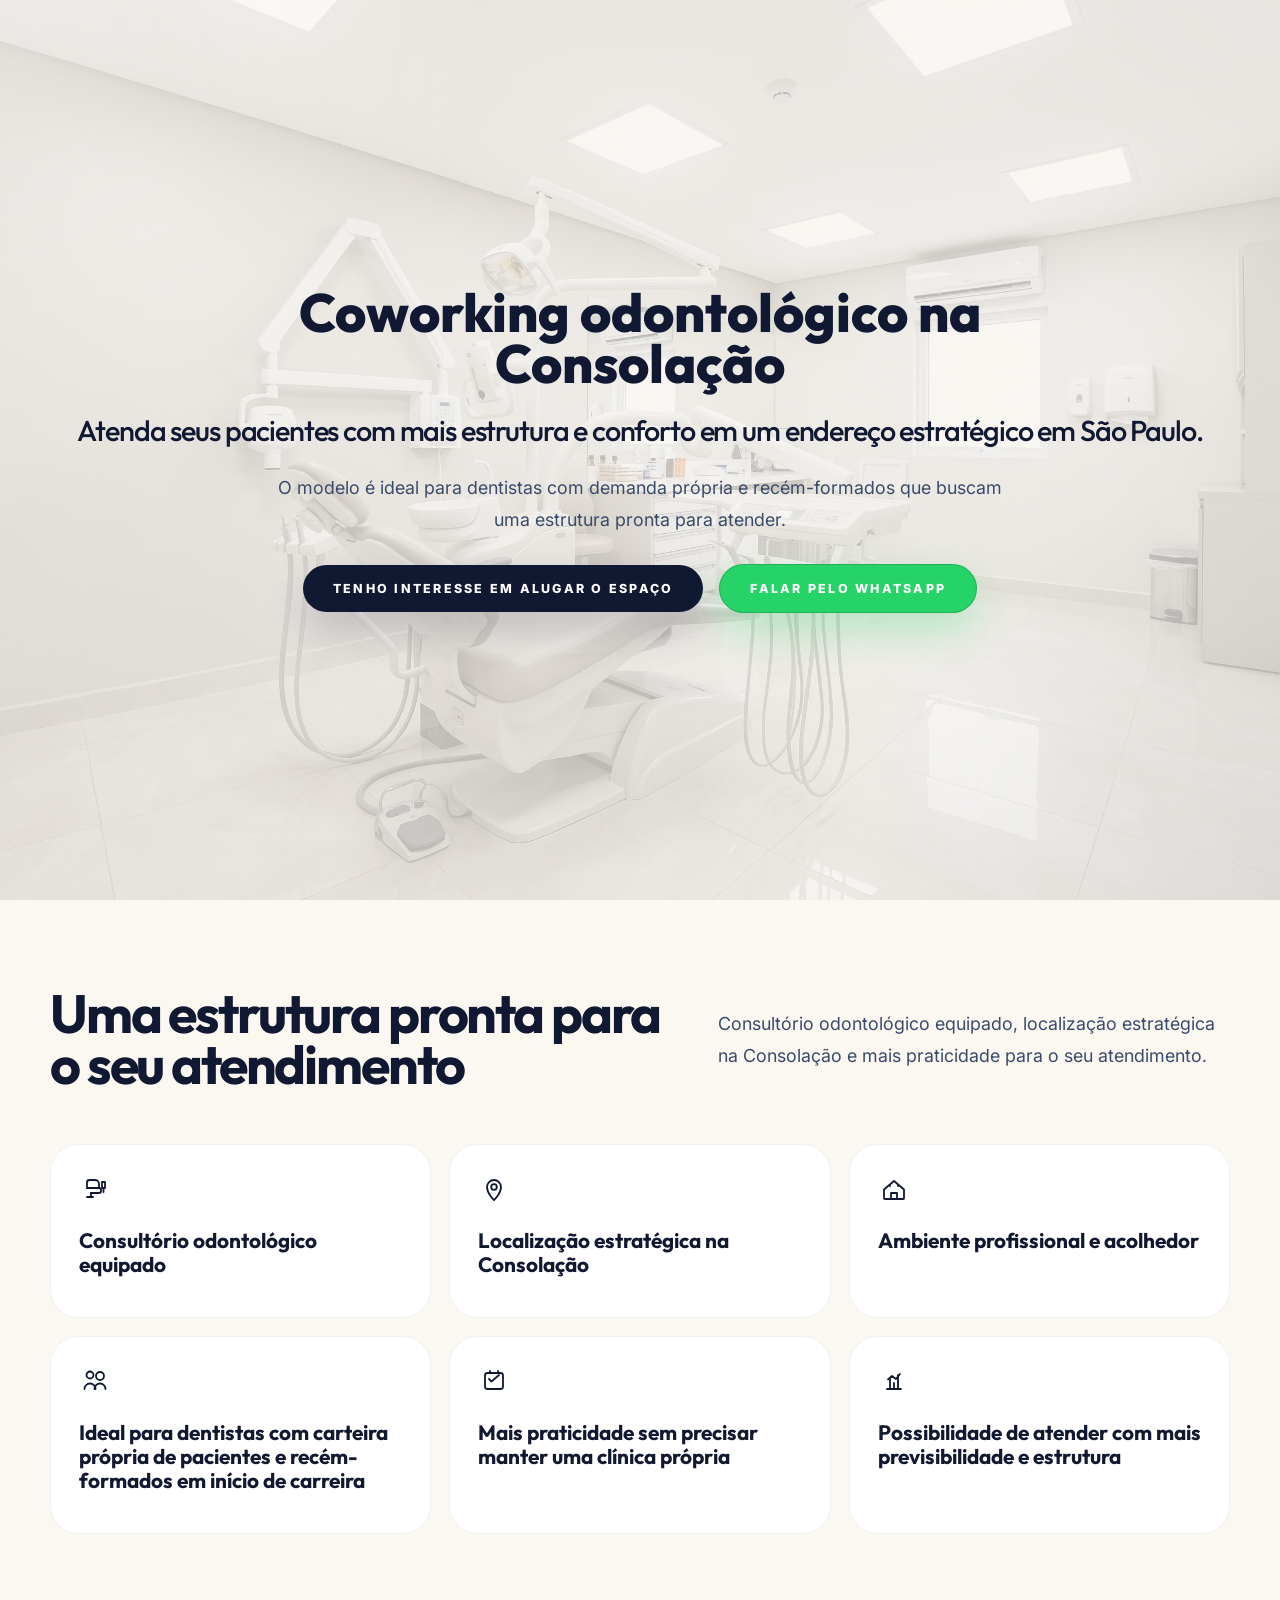
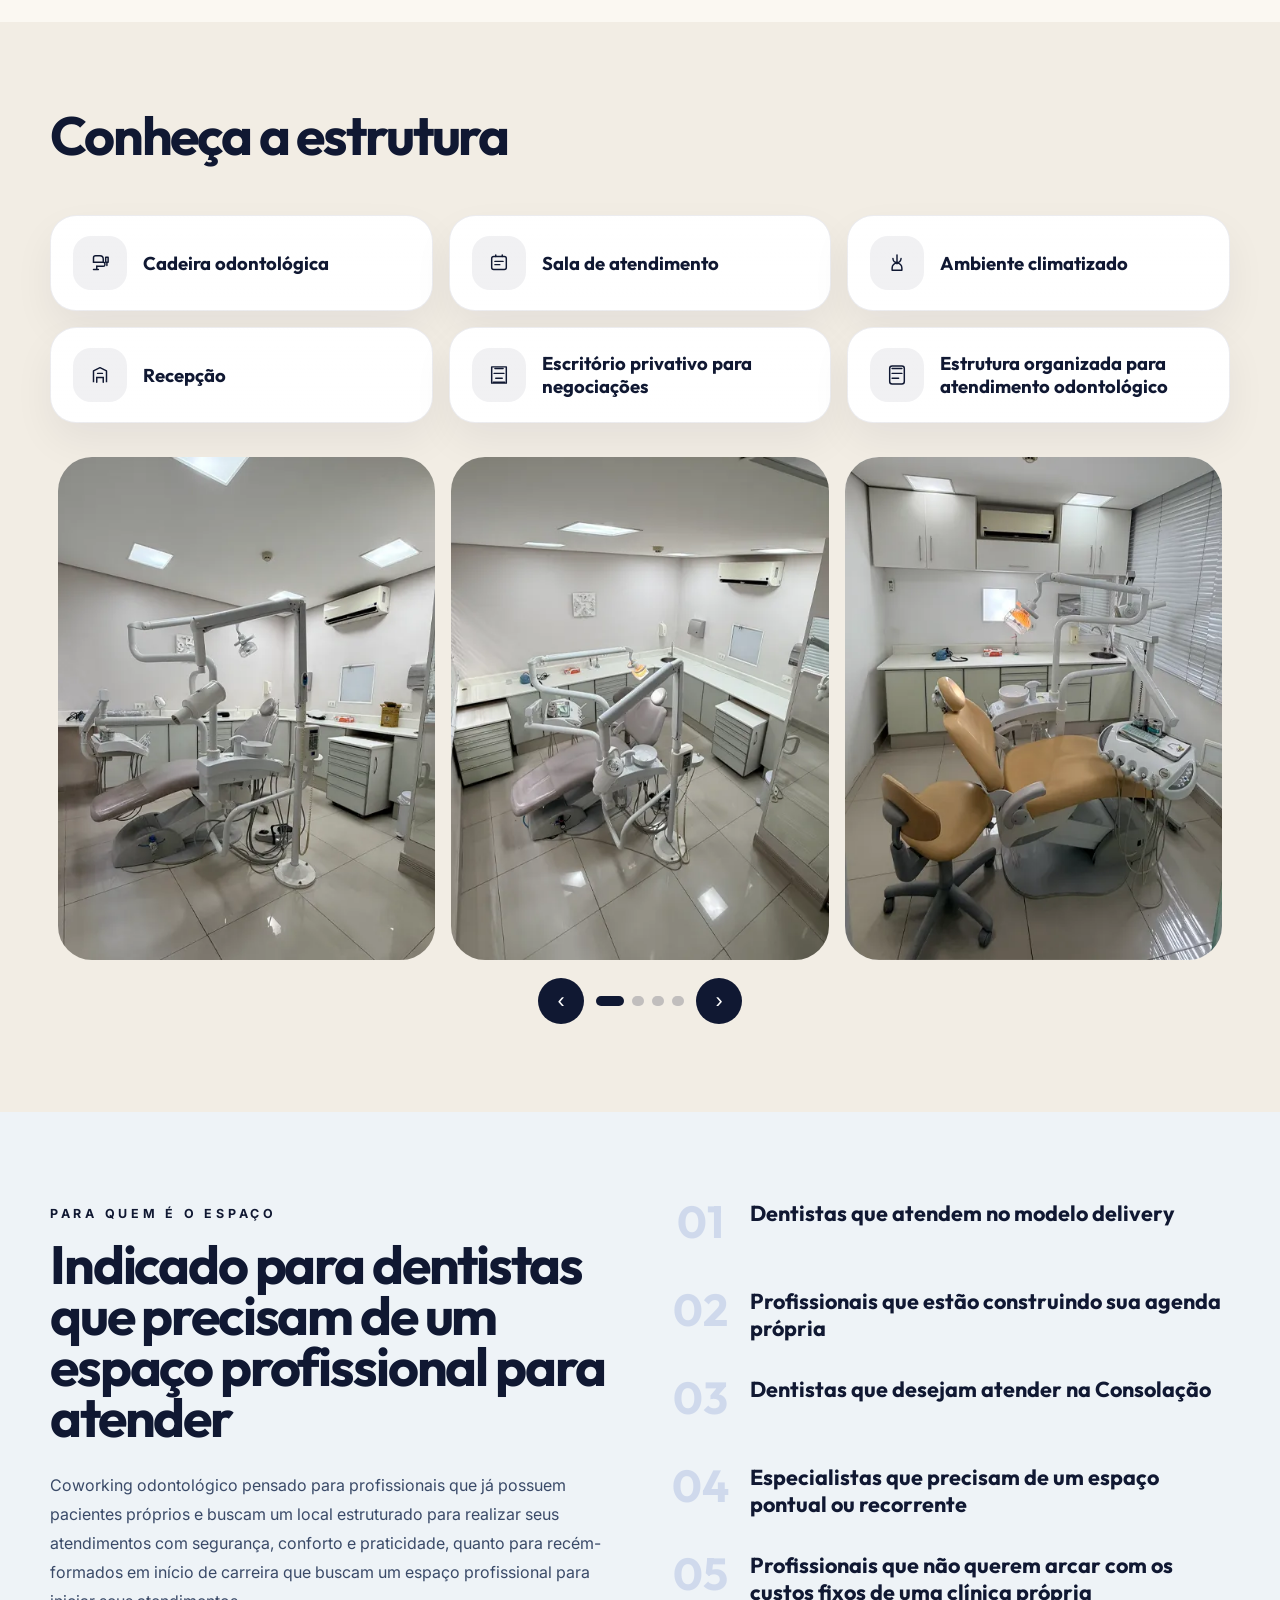
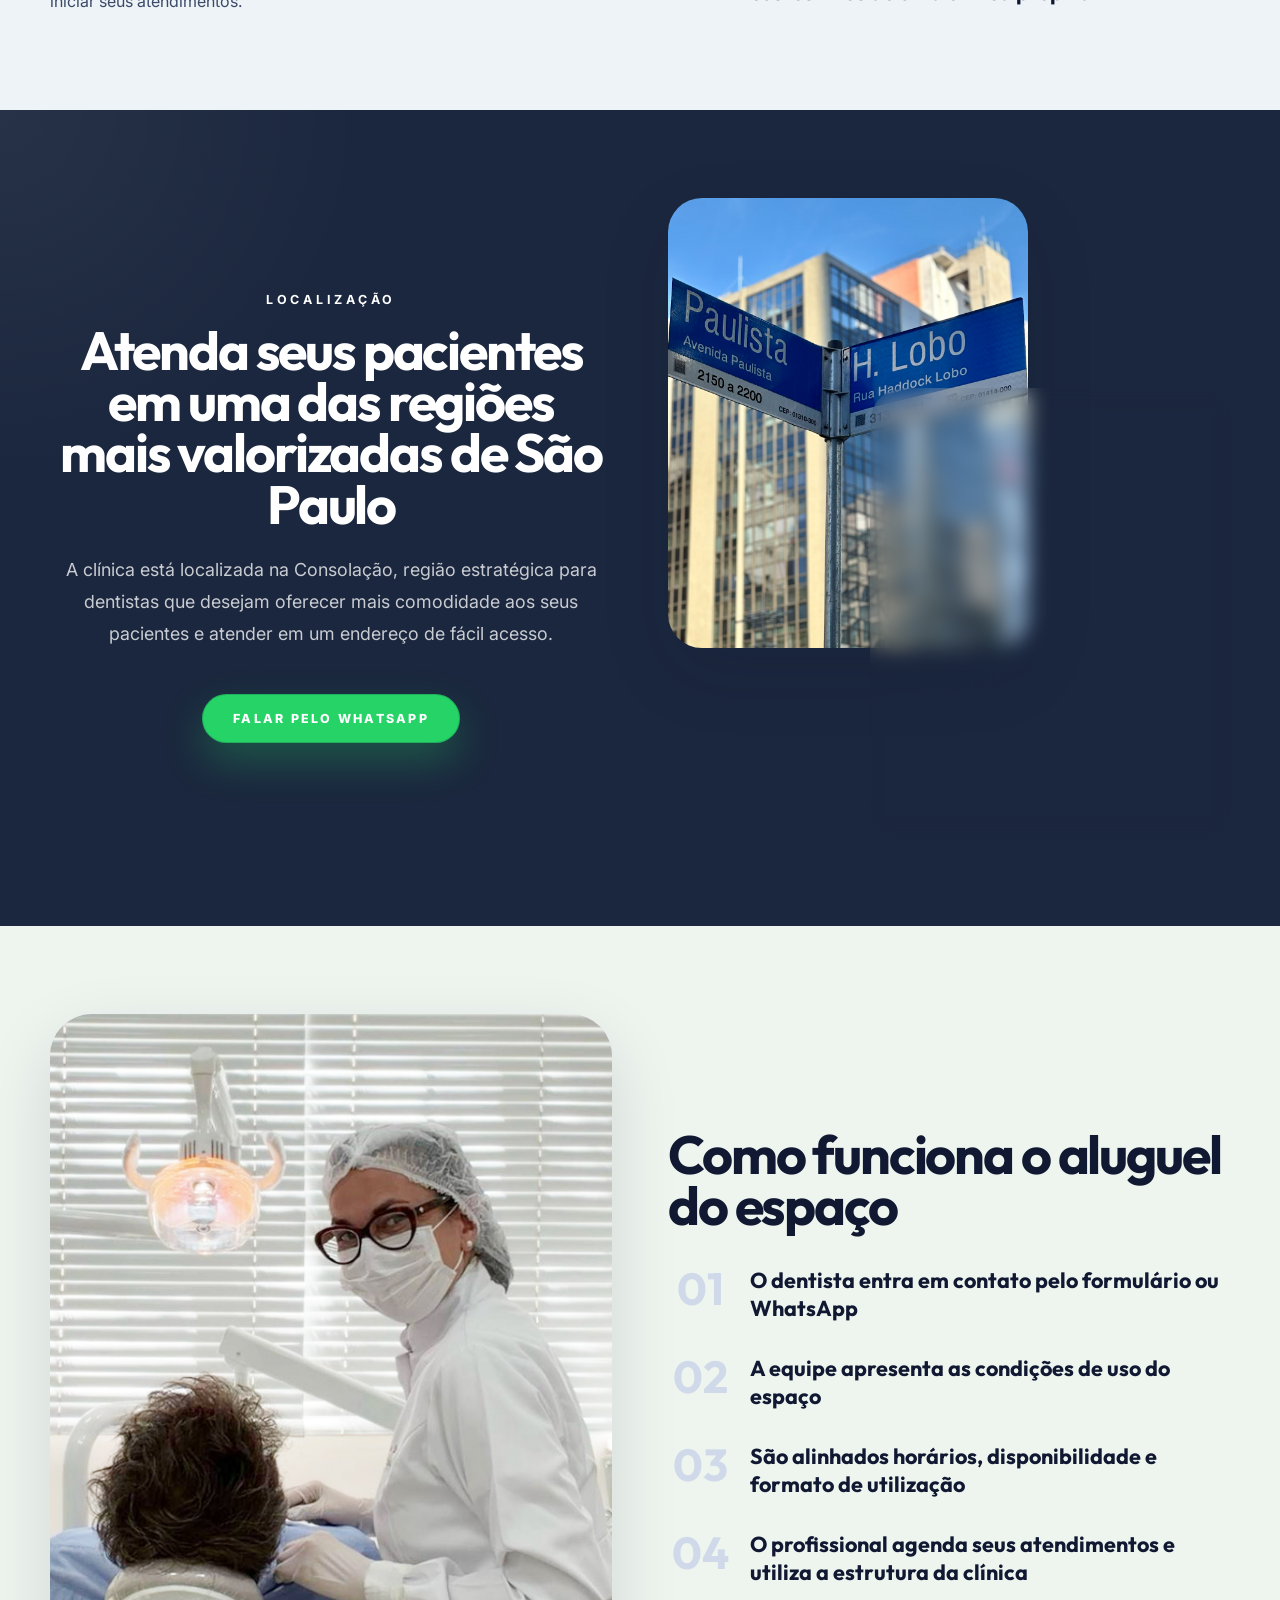
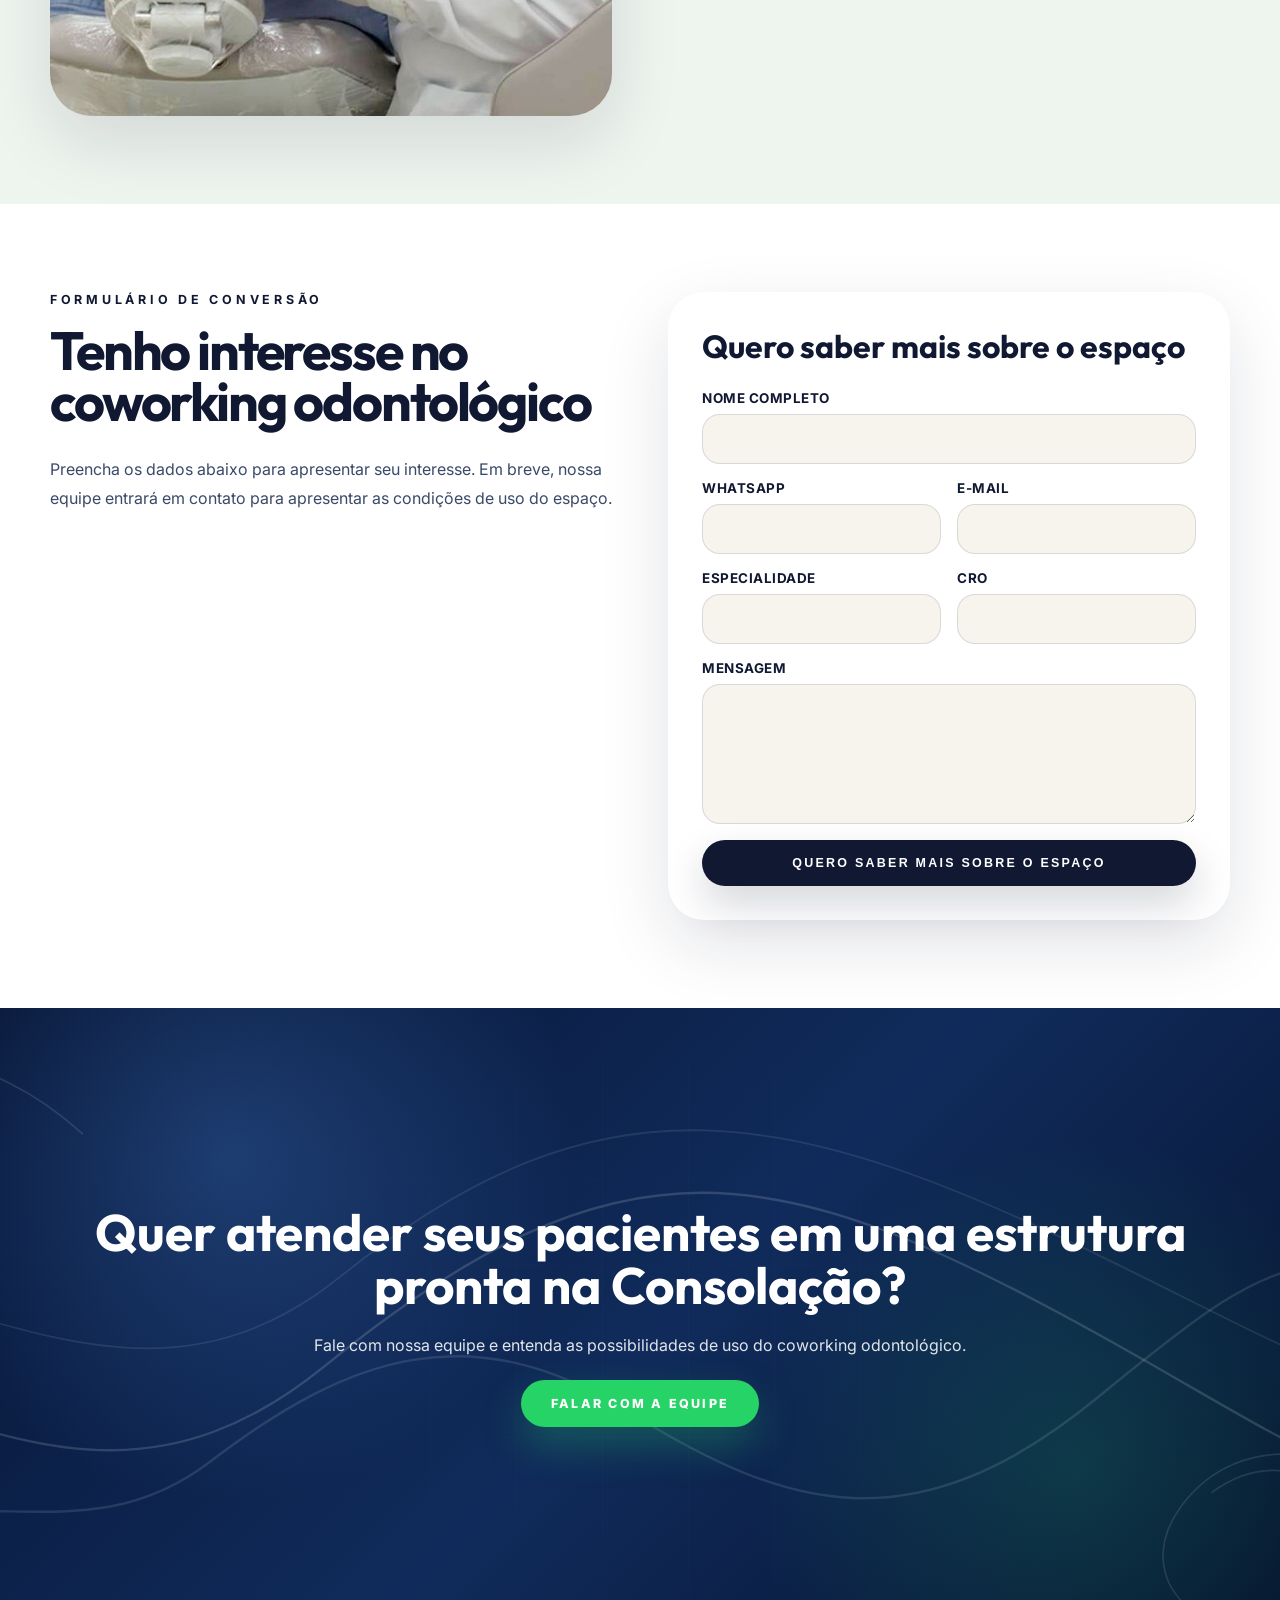
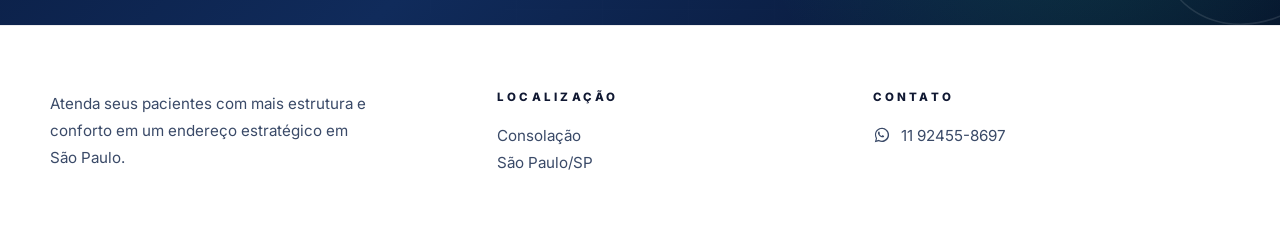
<file: cowork.html>
<!doctype html>
<html lang="pt-BR">
  <head>
    <meta charset="UTF-8" />
    <meta name="viewport" content="width=device-width, initial-scale=1.0" />
    <meta
      name="description"
      content="Seu atendimento com mais estrutura, conforto e endereço estratégico com estrutura pronta, localização estratégica e mais praticidade."
    />
    <meta
      name="keywords"
      content="coworking odontológico na Consolação, aluguel de consultório odontológico na Consolação, consultório odontológico para dentistas, espaço odontológico para atendimento, aluguel de cadeira odontológica"
    />
    <link rel="icon" type="image/png" href="./assets/favicon.png" />
    <title>Seu atendimento com mais estrutura, conforto e endereço estratégico</title>
    <!-- Google Tag Manager -->
    <script>(function(w,d,s,l,i){w[l]=w[l]||[];w[l].push({'gtm.start':
    new Date().getTime(),event:'gtm.js'});var f=d.getElementsByTagName(s)[0],
    j=d.createElement(s),dl=l!='dataLayer'?'&l='+l:'';j.async=true;j.src=
    'https://www.googletagmanager.com/gtm.js?id='+i+dl;f.parentNode.insertBefore(j,f);
    })(window,document,'script','dataLayer','GTM-MZFR9W6W');</script>
    <!-- End Google Tag Manager -->
    <link rel="preconnect" href="https://fonts.googleapis.com" />
    <link rel="preconnect" href="https://fonts.gstatic.com" crossorigin />
    <link
      href="https://fonts.googleapis.com/css2?family=Outfit:wght@300;400;500;600;700;800&family=Inter:wght@300;400;500;600;700&display=swap"
      rel="stylesheet"
    />
    <style>
      :root {
        --basic-navy: #101832;
        --basic-navy-elegant: #1b273e;
        --basic-navy-muted: #3a4a68;
        --basic-blue-light: #101832;
        --basic-offwhite: #f7f4ee;
        --basic-cream: #fbf8f2;
        --basic-sand: #f2ede4;
        --basic-mist: #eef3f7;
        --basic-sage: #eef4ee;
        --basic-blush: #f6efea;
        --basic-muted: #7e879b;
        --basic-white: #ffffff;
        --basic-border: rgba(16, 24, 50, 0.08);
        --basic-shadow: 0 25px 70px rgba(16, 24, 50, 0.12);
      }

      * {
        box-sizing: border-box;
      }

      html {
        scroll-behavior: smooth;
      }

      body {
        margin: 0;
        font-family: "Inter", sans-serif;
        color: var(--basic-navy);
        background: var(--basic-offwhite);
      }

      img {
        max-width: 100%;
        display: block;
      }

      a {
        color: inherit;
        text-decoration: none;
      }

      .container {
        width: min(1180px, calc(100% - 40px));
        margin: 0 auto;
      }

      .section {
        padding: 88px 0;
      }

      .eyebrow {
        margin: 0 0 18px;
        color: var(--basic-blue-light);
        font-size: 0.78rem;
        font-weight: 700;
        letter-spacing: 0.3em;
        text-transform: uppercase;
      }

      .title {
        margin: 0;
        font-family: "Outfit", sans-serif;
        font-size: clamp(2rem, 4.2vw, 3.8rem);
        line-height: 0.95;
        letter-spacing: -0.04em;
      }

      .text-lg {
        font-size: 1.12rem;
        line-height: 1.8;
        color: var(--basic-navy-muted);
      }

      .btn {
        display: inline-flex;
        align-items: center;
        justify-content: center;
        gap: 12px;
        border: 0;
        border-radius: 999px;
        padding: 16px 30px;
        font-size: 0.78rem;
        font-weight: 800;
        letter-spacing: 0.18em;
        text-transform: uppercase;
        cursor: pointer;
        transition: transform 0.2s ease, background-color 0.2s ease, color 0.2s ease;
      }

      .btn:hover {
        transform: translateY(-1px);
      }

      .btn-primary {
        background: var(--basic-navy);
        color: var(--basic-white);
        box-shadow: 0 18px 40px rgba(16, 24, 50, 0.18);
      }

      .btn-primary:hover {
        background: var(--basic-navy-elegant);
      }

      .btn-secondary {
        background: var(--basic-white);
        color: var(--basic-navy);
        border: 1px solid rgba(16, 24, 50, 0.18);
      }

      .btn[href*="wa.me"],
      .btn[href*="api.whatsapp.com"] {
        background: #25d366;
        color: #ffffff;
        box-shadow: 0 18px 40px rgba(37, 211, 102, 0.28);
      }

      .btn[href*="wa.me"]:hover,
      .btn[href*="api.whatsapp.com"]:hover {
        background: #1ebe5d;
      }

      .brand {
        display: flex;
        align-items: center;
        gap: 14px;
      }

      .brand img {
        height: 52px;
        width: auto;
      }

      .brand-text strong {
        display: block;
        font-family: "Outfit", sans-serif;
        font-size: 1.05rem;
        letter-spacing: -0.02em;
      }

      .brand-text span {
        display: block;
        margin-top: 4px;
        color: var(--basic-muted);
        font-size: 0.62rem;
        font-weight: 700;
        letter-spacing: 0.28em;
        text-transform: uppercase;
      }

      .hero {
        position: relative;
        overflow: hidden;
        background:
          linear-gradient(rgba(247, 244, 238, 0.76), rgba(247, 244, 238, 0.76)),
          url("./assets/cowork.webp") center / cover no-repeat;
        min-height: 100vh;
        display: flex;
        align-items: center;
      }

      .hero::after {
        content: "";
        position: absolute;
        inset: 0;
        background:
          radial-gradient(circle at top left, rgba(255, 255, 255, 0.3), transparent 32%),
          radial-gradient(circle at bottom right, rgba(16, 24, 50, 0.05), transparent 28%);
        pointer-events: none;
      }

      .hero-grid {
        position: relative;
        z-index: 2;
        display: grid;
        gap: 28px;
        justify-items: center;
        padding: 70px 0;
        text-align: center;
      }

      .hero p {
        max-width: 760px;
        margin: 0 auto;
      }

      .hero .eyebrow {
        font-family: "Outfit", sans-serif;
        font-size: clamp(2rem, 4.2vw, 3.8rem);
        font-weight: 800;
        letter-spacing: 0;
        line-height: 0.95;
        text-transform: none;
      }

      .hero .title {
        font-size: 1.8rem;
        font-weight: 500;
      }

      .hero-actions,
      .button-row {
        display: flex;
        flex-wrap: wrap;
        align-items: center;
        justify-content: center;
        gap: 16px;
      }

      .hero-note {
        max-width: 820px;
        color: var(--basic-navy-muted);
        font-size: 0.98rem;
        line-height: 1.7;
      }

      .split-header {
        display: grid;
        grid-template-columns: 1.1fr 0.9fr;
        gap: 42px;
        align-items: end;
        margin-bottom: 54px;
      }

      .service-grid,
      .differentials-grid,
      .footer-grid,
      .gallery-grid,
      .details-grid {
        display: grid;
        gap: 18px;
      }

      .service-grid {
        grid-template-columns: repeat(3, minmax(0, 1fr));
      }

      .service-card,
      .detail-card,
      .gallery-card {
        display: flex;
        flex-direction: column;
        min-height: 100%;
        padding: 28px;
        border: 1px solid rgba(16, 24, 50, 0.06);
        border-radius: 28px;
        background: var(--basic-white);
        transition: transform 0.25s ease, border-color 0.25s ease, background-color 0.25s ease;
      }

      .service-card:hover,
      .detail-card:hover,
      .gallery-card:hover {
        transform: translateY(-4px);
        background: var(--basic-offwhite);
        border-color: rgba(190, 203, 231, 0.9);
      }

      .service-icon {
        width: 32px;
        height: 32px;
        margin-bottom: 20px;
        object-fit: contain;
      }

      .service-card h3,
      .method-step h3,
      .differential h3,
      .footer-name,
      .detail-card h3,
      .gallery-copy h3,
      .form-card h3,
      .contact-box h3 {
        font-family: "Outfit", sans-serif;
      }

      .service-card h3,
      .detail-card h3 {
        margin: 0 0 12px;
        font-size: 1.3rem;
        line-height: 1.15;
      }

      .service-card p,
      .detail-card p,
      .form-helper,
      .success-message {
        margin: 0;
        color: var(--basic-navy-muted);
        font-size: 0.95rem;
        line-height: 1.7;
      }

      .method-grid,
      .about-grid,
      .location-grid,
      .form-grid {
        display: grid;
        grid-template-columns: repeat(2, minmax(0, 1fr));
        gap: 56px;
        align-items: center;
      }

      .image-card {
        position: relative;
        overflow: hidden;
        border-radius: 42px;
        background: #d8dde7;
        box-shadow: var(--basic-shadow);
      }

      .image-card img {
        width: 100%;
        height: 100%;
        object-fit: cover;
      }

      .image-card.tall {
        aspect-ratio: 4 / 5;
      }

      .image-card.wide {
        aspect-ratio: 1.18 / 1;
      }

      .badge {
        position: absolute;
        right: 18px;
        bottom: 18px;
        display: grid;
        place-items: center;
        width: 126px;
        height: 126px;
        border: 6px solid var(--basic-offwhite);
        border-radius: 999px;
        background: var(--basic-navy-elegant);
        color: var(--basic-white);
        font-size: 0.62rem;
        font-weight: 800;
        letter-spacing: 0.15em;
        line-height: 1.45;
        text-align: center;
        text-transform: uppercase;
      }

      .method-steps,
      .list-clean,
      .contact-points {
        display: grid;
        gap: 18px;
      }

      .method-step {
        display: grid;
        grid-template-columns: 64px 1fr;
        gap: 18px;
        align-items: start;
        min-height: 70px;
      }

      .method-step-number {
        align-self: start;
        color: rgba(190, 203, 231, 0.65);
        font-family: "Outfit", sans-serif;
        font-size: 2.8rem;
        font-weight: 700;
        line-height: 1;
        text-align: center;
      }

      .method-step h3 {
        margin: 0;
        font-size: 1.35rem;
        line-height: 1.28;
      }

      .method-step p,
      .about-copy p,
      .differential p,
      .contact-box p,
      .footer-copy,
      .footer-col p,
      .footer-col li,
      .gallery-copy p {
        margin: 0;
        color: var(--basic-navy-muted);
        line-height: 1.8;
      }

      .about-copy {
        display: grid;
        gap: 24px;
      }

      .about-copy strong {
        color: var(--basic-navy);
      }

      .structure-showcase {
        display: grid;
        gap: 34px;
      }

      .structure-highlights {
        display: grid;
        grid-template-columns: repeat(3, minmax(0, 1fr));
        gap: 16px;
      }

      .structure-card {
        display: grid;
        grid-template-columns: 54px 1fr;
        gap: 16px;
        align-items: center;
        padding: 20px 22px;
        border: 1px solid rgba(16, 24, 50, 0.08);
        border-radius: 26px;
        background:
          linear-gradient(180deg, rgba(255, 255, 255, 0.96), rgba(255, 255, 255, 0.86)),
          var(--basic-white);
        box-shadow: 0 18px 40px rgba(16, 24, 50, 0.06);
      }

      .structure-card-icon {
        display: grid;
        place-items: center;
        width: 54px;
        height: 54px;
        border-radius: 18px;
        background: rgba(16, 24, 50, 0.06);
        color: var(--basic-navy);
      }

      .structure-card-icon svg {
        width: 26px;
        height: 26px;
      }

      .structure-card h3 {
        margin: 0;
        font-family: "Outfit", sans-serif;
        font-size: 1.16rem;
        line-height: 1.2;
      }

      .differentials {
        background:
          radial-gradient(circle at left top, rgba(255, 255, 255, 0.05), transparent 24%),
          var(--basic-navy-elegant);
        color: var(--basic-white);
      }

      #beneficios {
        background: var(--basic-cream);
      }

      #para-quem {
        background: var(--basic-mist);
      }

      #estrutura {
        background: var(--basic-sand);
      }

      #como-funciona {
        background: var(--basic-sage);
      }

      #formulario {
        background: var(--basic-white);
      }

      .cta-band {
        position: relative;
        overflow: hidden;
        background:
          radial-gradient(circle at 18% 24%, rgba(60, 112, 188, 0.38), transparent 30%),
          radial-gradient(circle at 84% 74%, rgba(35, 211, 117, 0.16), transparent 28%),
          linear-gradient(135deg, #071534 0%, #102b5b 52%, #06122d 100%);
      }

      .cta-band::before,
      .cta-band::after {
        content: "";
        position: absolute;
        inset: 0;
        pointer-events: none;
      }

      .cta-band::before {
        background-image: url("data:image/svg+xml,%3Csvg width='1600' height='520' viewBox='0 0 1600 520' xmlns='http://www.w3.org/2000/svg'%3E%3Cg fill='none' stroke='%23ffffff' stroke-linecap='round'%3E%3Cpath d='M-120 358 C 124 188 284 505 534 302 S 914 124 1188 276 1420 453 1720 218' stroke-opacity='.16' stroke-width='2'/%3E%3Cpath d='M-90 276 C 142 116 326 405 548 226 S 928 82 1198 214 1448 368 1690 154' stroke-opacity='.10' stroke-width='1.5'/%3E%3Cpath d='M80 472 C 218 374 320 472 438 382 S 658 258 790 340 1030 456 1186 328 1364 190 1534 258' stroke-opacity='.12' stroke-width='2'/%3E%3Cpath d='M132 76 C 210 18 286 110 212 166 S 54 156 104 88 250 34 330 106' stroke-opacity='.13' stroke-width='1.4'/%3E%3Cpath d='M1282 408 C 1362 350 1438 442 1364 498 S 1206 488 1256 420 1402 366 1482 438' stroke-opacity='.12' stroke-width='1.4'/%3E%3C/g%3E%3C/svg%3E");
        background-position: center;
        background-repeat: no-repeat;
        background-size: cover;
        opacity: 0.92;
      }

      .cta-band::after {
        background:
          linear-gradient(90deg, rgba(255, 255, 255, 0.08) 1px, transparent 1px),
          linear-gradient(0deg, rgba(255, 255, 255, 0.06) 1px, transparent 1px);
        background-size: 86px 86px;
        -webkit-mask-image: radial-gradient(circle at center, rgba(0, 0, 0, 0.7), transparent 68%);
        mask-image: radial-gradient(circle at center, rgba(0, 0, 0, 0.7), transparent 68%);
        opacity: 0.35;
      }

      .differentials .title,
      .differentials .eyebrow {
        text-align: center;
      }

      .differentials .eyebrow {
        color: var(--basic-white);
      }

      .differentials-grid {
        grid-template-columns: repeat(3, minmax(0, 1fr));
        margin-top: 54px;
      }

      .differential {
        padding-left: 22px;
        border-left: 1px solid rgba(255, 255, 255, 0.12);
      }

      .differential h3 {
        margin: 0 0 12px;
        font-size: 1.42rem;
      }

      .differential p {
        color: rgba(255, 255, 255, 0.76);
      }

      .location-grid {
        align-items: center;
      }

      .location-copy {
        display: flex;
        flex-direction: column;
        justify-content: center;
        min-height: 100%;
        text-align: center;
        align-items: center;
      }

      .location-copy .button-row {
        justify-content: center;
      }

      .location-media {
        position: relative;
        min-height: 640px;
      }

      .location-media-main,
      .location-media-float {
        overflow: hidden;
        border-radius: 34px;
        box-shadow: var(--basic-shadow);
        width: min(72%, 360px);
        aspect-ratio: 4 / 5;
      }

      .location-media-main {
        position: absolute;
        top: 0;
        left: 0;
      }

      .location-media-main img,
      .location-media-float img {
        width: 100%;
        height: 100%;
        object-fit: cover;
        display: block;
      }

      .location-media-float {
        position: absolute;
        right: 0;
        bottom: 0;
        border: 8px solid rgba(255, 255, 255, 0.16);
        background: rgba(255, 255, 255, 0.06);
        backdrop-filter: blur(10px);
      }

      .contact-box,
      .form-card {
        padding: 34px;
        border-radius: 36px;
        background: var(--basic-white);
        box-shadow: var(--basic-shadow);
      }

      .contact-box h3,
      .form-card h3 {
        margin: 0 0 10px;
        font-size: 2rem;
      }

      .contact-address {
        margin-top: 24px;
      }

      .contact-address strong {
        display: block;
        margin-bottom: 8px;
        font-family: "Outfit", sans-serif;
        font-size: 2rem;
      }

      .contact-chip,
      .contact-point {
        display: inline-flex;
        align-items: center;
        gap: 10px;
        color: var(--basic-blue-light);
        font-size: 0.9rem;
        font-weight: 700;
      }

      .contact-chip {
        margin-top: 14px;
      }

      .contact-chip::before,
      .contact-point::before {
        content: "";
        width: 8px;
        height: 8px;
        border-radius: 999px;
        background: var(--basic-blue-light);
      }

      .photo-carousel {
        display: grid;
        gap: 18px;
        --photo-visible: 3;
      }

      .photo-carousel-viewport {
        position: relative;
        overflow: hidden;
        border-radius: 34px;
      }

      .photo-carousel-track {
        display: flex;
        transition: transform 0.35s ease;
      }

      .photo-slide {
        min-width: calc(100% / var(--photo-visible));
        padding: 0 8px;
      }

      .photo-card {
        position: relative;
        overflow: hidden;
        min-height: 420px;
        border-radius: 34px;
        background: var(--basic-white);
      }

      .photo-card img {
        width: 100%;
        height: 100%;
        object-fit: cover;
      }

      .photo-carousel-controls {
        display: flex;
        align-items: center;
        justify-content: center;
        gap: 12px;
      }

      .photo-carousel-button {
        display: grid;
        place-items: center;
        width: 46px;
        height: 46px;
        border: 0;
        border-radius: 999px;
        background: var(--basic-navy);
        color: var(--basic-white);
        font-size: 1.35rem;
        cursor: pointer;
      }

      .photo-carousel-dots {
        display: flex;
        align-items: center;
        gap: 8px;
      }

      .photo-carousel-dot {
        width: 10px;
        height: 10px;
        border: 0;
        border-radius: 999px;
        background: rgba(16, 24, 50, 0.22);
        cursor: pointer;
      }

      .photo-carousel-dot.active {
        width: 28px;
        background: var(--basic-navy);
      }

      .form-grid {
        align-items: start;
      }

      .form-card form {
        display: grid;
        gap: 16px;
        margin-top: 24px;
      }

      .form-row {
        display: grid;
        grid-template-columns: repeat(2, minmax(0, 1fr));
        gap: 16px;
      }

      .field {
        display: grid;
        gap: 8px;
      }

      .field label {
        font-size: 0.84rem;
        font-weight: 700;
        letter-spacing: 0.04em;
        text-transform: uppercase;
      }

      .field input,
      .field select,
      .field textarea {
        width: 100%;
        border: 1px solid rgba(16, 24, 50, 0.12);
        border-radius: 18px;
        padding: 14px 16px;
        font: inherit;
        color: var(--basic-navy);
        background: var(--basic-offwhite);
      }

      .field textarea {
        min-height: 140px;
        resize: vertical;
      }

      .success-message {
        display: none;
        margin-top: 18px;
        padding: 16px 18px;
        border-radius: 18px;
        background: rgba(37, 211, 102, 0.12);
        color: #146c39;
      }

      .success-message.is-visible {
        display: block;
      }

      .cta-panel {
        position: relative;
        z-index: 1;
        display: grid;
        justify-items: center;
        gap: 20px;
        padding: 110px 0;
        color: var(--basic-white);
        text-align: center;
      }

      .cta-panel h3 {
        margin: 0;
        font-family: "Outfit", sans-serif;
        font-size: clamp(2rem, 4vw, 3.25rem);
        line-height: 1.02;
      }

      .cta-panel p {
        max-width: 760px;
        margin: 0;
        color: rgba(255, 255, 255, 0.88);
        line-height: 1.8;
      }

      .footer {
        padding: 64px 0;
        background: var(--basic-white);
        border-top: 1px solid rgba(16, 24, 50, 0.08);
      }

      .footer-grid {
        grid-template-columns: 1.2fr 1fr 1fr;
      }

      .footer-copy {
        margin-top: 18px;
        max-width: 320px;
        font-size: 0.95rem;
      }

      .footer-col h4 {
        margin: 0 0 18px;
        color: var(--basic-blue-light);
        font-size: 0.72rem;
        font-weight: 800;
        letter-spacing: 0.28em;
        text-transform: uppercase;
      }

      .footer-col p,
      .footer-col a,
      .footer-col li {
        font-size: 0.95rem;
      }

      .footer-col ul {
        margin: 0;
        padding-left: 18px;
      }

      .contact-link {
        display: inline-flex;
        align-items: center;
        gap: 10px;
      }

      .contact-link svg {
        width: 18px;
        height: 18px;
        flex: 0 0 auto;
      }

      @media (max-width: 1080px) {
        .service-grid,
        .structure-highlights,
        .differentials-grid,
        .footer-grid {
          grid-template-columns: repeat(2, minmax(0, 1fr));
        }
      }

      @media (max-width: 820px) {
        .split-header,
        .method-grid,
        .about-grid,
        .location-grid,
        .form-grid,
        .differentials-grid,
        .footer-grid {
          grid-template-columns: 1fr;
        }

        .service-grid,
        .structure-highlights,
        .form-row {
          grid-template-columns: 1fr;
        }

        .location-copy {
          text-align: center;
        }

        .location-media {
          min-height: 760px;
          padding-bottom: 0;
        }

        .location-media-main {
          width: min(78%, 420px);
          left: 0;
        }

        .location-media-float {
          width: min(78%, 420px);
          right: 0;
          bottom: 0;
        }

        .contact-box,
        .form-card {
          padding: 28px;
        }
      }

      @media (max-width: 560px) {
        .container {
          width: min(100% - 28px, 1180px);
        }

        .section {
          padding: 72px 0;
        }

        .hero {
          background:
            linear-gradient(rgba(247, 244, 238, 0.76), rgba(247, 244, 238, 0.76)),
            url("./assets/cowork.webp") calc(62% - 200px) center / cover no-repeat;
        }

        .hero-grid {
          padding: 35px 0;
        }

        .hero .title {
          font-size: 1.65rem;
        }

        .hero-actions,
        .button-row {
          align-items: stretch;
        }

        .btn {
          width: 100%;
        }

        .brand-text {
          display: none;
        }

        #beneficios .split-header,
        #beneficios .split-header > div,
        #beneficios .text-lg {
          text-align: center;
        }

        #beneficios .service-card {
          text-align: center;
          align-items: center;
        }

        #beneficios .service-icon {
          margin-left: auto;
          margin-right: auto;
        }

        #para-quem .eyebrow,
        #para-quem .title,
        #para-quem .about-copy {
          text-align: center;
        }

        #como-funciona .title,
        #como-funciona .text-lg {
          text-align: center;
        }

        #formulario .eyebrow,
        #formulario .title,
        #formulario .about-copy {
          text-align: center;
        }

        .contact-box h3,
        .form-card h3,
        .cta-panel h3,
        .contact-address strong {
          font-size: 1.7rem;
        }

        .cta-band {
          background-attachment: scroll;
        }

        .cta-panel {
          padding: 84px 0;
        }

        .cta-panel .btn {
          width: fit-content;
          max-width: 100%;
        }

        .footer {
          padding: 64px 0;
        }

        .photo-card {
          min-height: 360px;
        }

        .photo-carousel {
          --photo-visible: 1;
        }

        .photo-slide {
          padding: 0;
        }

        .photo-carousel-viewport {
          border-radius: 28px;
        }

        .location-media {
          min-height: 560px;
        }

        .location-media-main,
        .location-media-float {
          width: min(78%, 280px);
          border-width: 6px;
        }

        .footer,
        .footer-col,
        .footer-copy {
          text-align: center;
        }

        .footer-grid {
          justify-items: center;
        }

        .footer-copy {
          margin-left: auto;
          margin-right: auto;
        }
      }
    </style>
  </head>
  <body>
    <!-- Google Tag Manager (noscript) -->
    <noscript><iframe src="https://www.googletagmanager.com/ns.html?id=GTM-MZFR9W6W"
    height="0" width="0" style="display:none;visibility:hidden"></iframe></noscript>
    <!-- End Google Tag Manager (noscript) -->

    <main id="top">
      <section class="hero">
        <div class="container hero-grid">
          <p class="eyebrow">Coworking odontológico na Consolação</p>
          <h1 class="title">Atenda seus pacientes com mais estrutura e conforto em um endereço estratégico em São Paulo.</h1>
          <p class="text-lg">
            O modelo é ideal para dentistas com demanda própria e recém-formados que buscam uma estrutura pronta para atender.
          </p>
          <div class="hero-actions">
            <a class="btn btn-primary" href="#formulario">Tenho interesse em alugar o espaço</a>
            <a
              class="btn btn-secondary sellbot-wpp-open js-track-whatsapp"
              href="https://wa.me/5511924558697?text=Olá! Tenho interesse no coworking odontológico na Consolação e gostaria de saber mais sobre o espaço."
              target="_blank"
              rel="noopener noreferrer"
            >
              Falar pelo WhatsApp
            </a>
          </div>
        </div>
      </section>

      <section class="section" id="beneficios">
        <div class="container">
          <div class="split-header">
            <div>
              <h2 class="title">Uma estrutura pronta para o seu atendimento</h2>
            </div>
            <p class="text-lg">
              Consultório odontológico equipado, localização estratégica na Consolação e mais praticidade para o seu atendimento.
            </p>
          </div>

          <div class="service-grid">
            <article class="service-card">
              <div>
                <svg class="service-icon" viewBox="0 0 32 32" aria-hidden="true" fill="none">
                  <path d="M8 15V9.5A2.5 2.5 0 0 1 10.5 7H16a4 4 0 0 1 4 4v4" stroke="currentColor" stroke-width="1.8" stroke-linecap="round" stroke-linejoin="round"/>
                  <path d="M8 15h12a2 2 0 0 1 2 2v1a2 2 0 0 1-2 2H12" stroke="currentColor" stroke-width="1.8" stroke-linecap="round" stroke-linejoin="round"/>
                  <path d="M12 20v4M8 24h6M23 9h3v6h-3zM24.5 15v4" stroke="currentColor" stroke-width="1.8" stroke-linecap="round" stroke-linejoin="round"/>
                </svg>
                <h3>Consultório odontológico equipado</h3>
              </div>
            </article>
            <article class="service-card">
              <div>
                <svg class="service-icon" viewBox="0 0 32 32" aria-hidden="true" fill="none">
                  <path d="M16 27s7-6.4 7-13a7 7 0 1 0-14 0c0 6.6 7 13 7 13Z" stroke="currentColor" stroke-width="1.8" stroke-linecap="round" stroke-linejoin="round"/>
                  <circle cx="16" cy="14" r="2.8" stroke="currentColor" stroke-width="1.8"/>
                </svg>
                <h3>Localização estratégica na Consolação</h3>
              </div>
            </article>
            <article class="service-card">
              <div>
                <svg class="service-icon" viewBox="0 0 32 32" aria-hidden="true" fill="none">
                  <path d="M6 16.5 16 8l10 8.5V25a1 1 0 0 1-1 1H7a1 1 0 0 1-1-1v-8.5Z" stroke="currentColor" stroke-width="1.8" stroke-linecap="round" stroke-linejoin="round"/>
                  <path d="M13 26v-6h6v6M12 13h.01M20 13h.01" stroke="currentColor" stroke-width="1.8" stroke-linecap="round" stroke-linejoin="round"/>
                </svg>
                <h3>Ambiente profissional e acolhedor</h3>
              </div>
            </article>
            <article class="service-card">
              <div>
                <svg class="service-icon" viewBox="0 0 32 32" aria-hidden="true" fill="none">
                  <path d="M11 13.5a3.5 3.5 0 1 1 0-7 3.5 3.5 0 0 1 0 7ZM21 15a4 4 0 1 1 0-8 4 4 0 0 1 0 8Z" stroke="currentColor" stroke-width="1.8" stroke-linecap="round" stroke-linejoin="round"/>
                  <path d="M5.5 24a5.5 5.5 0 0 1 11 0M15.5 24a5.5 5.5 0 0 1 11 0" stroke="currentColor" stroke-width="1.8" stroke-linecap="round" stroke-linejoin="round"/>
                </svg>
                <h3>Ideal para dentistas com carteira própria de pacientes e recém-formados em início de carreira</h3>
              </div>
            </article>
            <article class="service-card">
              <div>
                <svg class="service-icon" viewBox="0 0 32 32" aria-hidden="true" fill="none">
                  <rect x="7" y="8" width="18" height="16" rx="2.5" stroke="currentColor" stroke-width="1.8"/>
                  <path d="M12 8V6m8 2V6m-9 8 2.5 2.5L21 10" stroke="currentColor" stroke-width="1.8" stroke-linecap="round" stroke-linejoin="round"/>
                </svg>
                <h3>Mais praticidade sem precisar manter uma clínica própria</h3>
              </div>
            </article>
            <article class="service-card">
              <div>
                <svg class="service-icon" viewBox="0 0 32 32" aria-hidden="true" fill="none">
                  <path d="M9 24h14M12 24V14m8 10V10m-4 14v-6" stroke="currentColor" stroke-width="1.8" stroke-linecap="round" stroke-linejoin="round"/>
                  <path d="M10 14.5 14 11l4 3 4-5" stroke="currentColor" stroke-width="1.8" stroke-linecap="round" stroke-linejoin="round"/>
                </svg>
                <h3>Possibilidade de atender com mais previsibilidade e estrutura</h3>
              </div>
            </article>
          </div>
        </div>
      </section>

      <section class="section" id="estrutura">
        <div class="container">
          <div class="split-header">
            <div>
              <h2 class="title">Conheça a estrutura</h2>
            </div>
          </div>

          <div class="structure-showcase">
            <div class="structure-highlights">
              <article class="structure-card">
                <div class="structure-card-icon" aria-hidden="true">
                  <svg viewBox="0 0 32 32" fill="none">
                    <path d="M8 15V9.5A2.5 2.5 0 0 1 10.5 7H16a4 4 0 0 1 4 4v4" stroke="currentColor" stroke-width="1.8" stroke-linecap="round" stroke-linejoin="round"/>
                    <path d="M8 15h12a2 2 0 0 1 2 2v1a2 2 0 0 1-2 2H12" stroke="currentColor" stroke-width="1.8" stroke-linecap="round" stroke-linejoin="round"/>
                    <path d="M12 20v4M8 24h6M23 9h3v6h-3zM24.5 15v4" stroke="currentColor" stroke-width="1.8" stroke-linecap="round" stroke-linejoin="round"/>
                  </svg>
                </div>
                <h3>Cadeira odontológica</h3>
              </article>
              <article class="structure-card">
                <div class="structure-card-icon" aria-hidden="true">
                  <svg viewBox="0 0 32 32" fill="none">
                    <rect x="7" y="8" width="18" height="16" rx="2.5" stroke="currentColor" stroke-width="1.8"/>
                    <path d="M12 8V6m8 2V6M11 14h10M11 18h6" stroke="currentColor" stroke-width="1.8" stroke-linecap="round"/>
                  </svg>
                </div>
                <h3>Sala de atendimento</h3>
              </article>
              <article class="structure-card">
                <div class="structure-card-icon" aria-hidden="true">
                  <svg viewBox="0 0 32 32" fill="none">
                    <path d="M16 6v11" stroke="currentColor" stroke-width="1.8" stroke-linecap="round"/>
                    <path d="M11 10.5a5 5 0 1 0 10 0" stroke="currentColor" stroke-width="1.8" stroke-linecap="round"/>
                    <path d="M10 22a6 6 0 0 1 12 0v3H10v-3Z" stroke="currentColor" stroke-width="1.8" stroke-linejoin="round"/>
                  </svg>
                </div>
                <h3>Ambiente climatizado</h3>
              </article>
              <article class="structure-card">
                <div class="structure-card-icon" aria-hidden="true">
                  <svg viewBox="0 0 32 32" fill="none">
                    <path d="M8 25V11l8-4 8 4v14" stroke="currentColor" stroke-width="1.8" stroke-linejoin="round"/>
                    <path d="M12 25v-6h8v6M13 14h6" stroke="currentColor" stroke-width="1.8" stroke-linecap="round"/>
                  </svg>
                </div>
                <h3>Recepção</h3>
              </article>
              <article class="structure-card">
                <div class="structure-card-icon" aria-hidden="true">
                  <svg viewBox="0 0 32 32" fill="none">
                    <path d="M11 8h10M10 14h12M12 20h8M9 25h14" stroke="currentColor" stroke-width="1.8" stroke-linecap="round"/>
                    <path d="M7 6h18v20H7z" stroke="currentColor" stroke-width="1.8" stroke-linejoin="round"/>
                  </svg>
                </div>
                <h3>Escritório privativo para negociações</h3>
              </article>
              <article class="structure-card">
                <div class="structure-card-icon" aria-hidden="true">
                  <svg viewBox="0 0 32 32" fill="none">
                    <path d="M10 8h12M10 14h12M10 20h8" stroke="currentColor" stroke-width="1.8" stroke-linecap="round"/>
                    <rect x="7" y="5" width="18" height="22" rx="3" stroke="currentColor" stroke-width="1.8"/>
                  </svg>
                </div>
                <h3>Estrutura organizada para atendimento odontológico</h3>
              </article>
            </div>

            <div class="photo-carousel" aria-label="Galeria da estrutura">
              <div class="photo-carousel-viewport">
                <div class="photo-carousel-track">
                  <article class="photo-slide">
                    <div class="photo-card">
                      <img src="./assets/cw0.webp" alt="Foto da estrutura da clínica 1" />
                    </div>
                  </article>
                  <article class="photo-slide">
                    <div class="photo-card">
                      <img src="./assets/cw1.webp" alt="Foto da estrutura da clínica 2" />
                    </div>
                  </article>
                  <article class="photo-slide">
                    <div class="photo-card">
                      <img src="./assets/cw7.webp" alt="Foto da estrutura da clínica 3" />
                    </div>
                  </article>
                  <article class="photo-slide">
                    <div class="photo-card">
                      <img src="./assets/cw3.webp" alt="Foto da estrutura da clínica 4" />
                    </div>
                  </article>
                  <article class="photo-slide">
                    <div class="photo-card">
                      <img src="./assets/cw9.webp" alt="Foto da estrutura da clínica 5" />
                    </div>
                  </article>
                  <article class="photo-slide">
                    <div class="photo-card">
                      <img src="./assets/cw8.webp" alt="Foto da estrutura da clínica 6" />
                    </div>
                  </article>
                </div>
              </div>

              <div class="photo-carousel-controls" aria-label="Controles da galeria">
                <button class="photo-carousel-button" type="button" data-photo-prev aria-label="Foto anterior">‹</button>
                <div class="photo-carousel-dots" aria-hidden="true"></div>
                <button class="photo-carousel-button" type="button" data-photo-next aria-label="Próxima foto">›</button>
              </div>
            </div>
          </div>
        </div>
      </section>

      <section class="section method-section" id="para-quem">
        <div class="container about-grid">
          <div>
            <p class="eyebrow">Para quem é o espaço</p>
            <h2 class="title">Indicado para dentistas que precisam de um espaço profissional para atender</h2>
            <div class="about-copy" style="margin-top: 28px">
              <p>
                Coworking odontológico pensado para profissionais que já possuem pacientes próprios e buscam um local estruturado para realizar seus atendimentos com segurança, conforto e praticidade, quanto para recém-formados em início de carreira que buscam um espaço profissional para iniciar seus atendimentos.
              </p>
            </div>
          </div>

          <div>
            <div class="method-steps">
              <div class="method-step">
                <div class="method-step-number">01</div>
                <div>
                  <h3>Dentistas que atendem no modelo delivery</h3>
                </div>
              </div>
              <div class="method-step">
                <div class="method-step-number">02</div>
                <div>
                  <h3>Profissionais que estão construindo sua agenda própria</h3>
                </div>
              </div>
              <div class="method-step">
                <div class="method-step-number">03</div>
                <div>
                  <h3>Dentistas que desejam atender na Consolação</h3>
                </div>
              </div>
              <div class="method-step">
                <div class="method-step-number">04</div>
                <div>
                  <h3>Especialistas que precisam de um espaço pontual ou recorrente</h3>
                </div>
              </div>
              <div class="method-step">
                <div class="method-step-number">05</div>
                <div>
                  <h3>Profissionais que não querem arcar com os custos fixos de uma clínica própria</h3>
                </div>
              </div>
            </div>
          </div>
        </div>
      </section>

      <section class="section differentials" id="localizacao">
        <div class="container location-grid">
          <div class="location-copy">
            <p class="eyebrow">Localização</p>
            <h2 class="title">Atenda seus pacientes em uma das regiões mais valorizadas de São Paulo</h2>
            <p class="text-lg" style="margin-top: 24px; color: rgba(255, 255, 255, 0.76)">
              A clínica está localizada na Consolação, região estratégica para dentistas que desejam oferecer mais comodidade aos seus pacientes e atender em um endereço de fácil acesso.
            </p>

            <div class="button-row" style="justify-content: flex-start; margin-top: 26px">
              <a
                class="btn btn-secondary sellbot-wpp-open js-track-whatsapp"
                href="https://wa.me/5511924558697?text=Olá! Gostaria de saber mais sobre a localização do coworking odontológico na Consolação."
                target="_blank"
                rel="noopener noreferrer"
              >
                Falar pelo WhatsApp
              </a>
            </div>
          </div>

          <div class="location-media">
            <div class="location-media-main">
              <img src="./assets/localizacao.jpg" alt="Referência visual da região para atendimento na Consolação" />
            </div>
            <div class="location-media-float">
              <img src="./assets/metro.webp" alt="Foto complementar de acesso por metrô" />
            </div>
          </div>
        </div>
      </section>

      <section class="section method-section" id="como-funciona">
        <div class="container method-grid">
          <div class="image-card tall">
            <img src="./assets/metodologia.jpg" alt="Imagem da metodologia de aluguel do espaço" />
          </div>

          <div>
            <h2 class="title">Como funciona o aluguel do espaço</h2>
            <div class="method-steps" style="margin-top: 36px">
              <div class="method-step">
                <div class="method-step-number">01</div>
                <div>
                  <h3>O dentista entra em contato pelo formulário ou WhatsApp</h3>
                </div>
              </div>
              <div class="method-step">
                <div class="method-step-number">02</div>
                <div>
                  <h3>A equipe apresenta as condições de uso do espaço</h3>
                </div>
              </div>
              <div class="method-step">
                <div class="method-step-number">03</div>
                <div>
                  <h3>São alinhados horários, disponibilidade e formato de utilização</h3>
                </div>
              </div>
              <div class="method-step">
                <div class="method-step-number">04</div>
                <div>
                  <h3>O profissional agenda seus atendimentos e utiliza a estrutura da clínica</h3>
                </div>
              </div>
            </div>
          </div>
        </div>
      </section>

      <section class="section" id="formulario">
        <div class="container form-grid">
          <div>
            <p class="eyebrow">Formulário de conversão</p>
            <h2 class="title">Tenho interesse no coworking odontológico</h2>
            <div class="about-copy" style="margin-top: 28px">
              <p>
                Preencha os dados abaixo para apresentar seu interesse. Em breve, nossa equipe entrará em contato para apresentar as condições de uso do espaço.
              </p>
            </div>
          </div>

          <div class="form-card">
            <h3>Quero saber mais sobre o espaço</h3>

            <form id="cowork-form">
              <div class="field">
                <label for="nome">Nome completo</label>
                <input id="nome" name="nome" type="text" required />
              </div>

              <div class="form-row">
                <div class="field">
                  <label for="whatsapp">WhatsApp</label>
                  <input id="whatsapp" name="whatsapp" type="tel" required />
                </div>
                <div class="field">
                  <label for="email">E-mail</label>
                  <input id="email" name="email" type="email" required />
                </div>
              </div>

              <div class="form-row">
                <div class="field">
                  <label for="especialidade">Especialidade</label>
                  <input id="especialidade" name="especialidade" type="text" required />
                </div>
                <div class="field">
                  <label for="cro">CRO</label>
                  <input id="cro" name="cro" type="text" required />
                </div>
              </div>

              <div class="field">
                <label for="mensagem">Mensagem</label>
                <textarea id="mensagem" name="mensagem"></textarea>
              </div>

              <button class="btn btn-primary" type="submit">Quero saber mais sobre o espaço</button>
            </form>

            <div class="success-message" id="form-success">
              Recebemos seu interesse. Em breve, nossa equipe entrará em contato para apresentar as condições de uso do espaço.
            </div>
          </div>
        </div>
      </section>

      <section class="section cta-band">
        <div class="container">
          <div class="cta-panel">
            <h3>Quer atender seus pacientes em uma estrutura pronta na Consolação?</h3>
            <p>
              Fale com nossa equipe e entenda as possibilidades de uso do coworking odontológico.
            </p>
            <a
              class="btn sellbot-wpp-open js-track-whatsapp"
              href="https://wa.me/5511924558697?text=Olá! Quero entender as possibilidades de uso do coworking odontológico na Consolação."
              target="_blank"
              rel="noopener noreferrer"
            >
              Falar com a equipe
            </a>
          </div>
        </div>
      </section>
    </main>

    <footer class="footer">
      <div class="container">
        <div class="footer-grid">
          <div class="footer-col">
            <p class="footer-copy">
              Atenda seus pacientes com mais estrutura e conforto em um endereço estratégico em São Paulo.
            </p>
          </div>

          <div class="footer-col">
            <h4>Localização</h4>
            <p>Consolação</p>
            <p>São Paulo/SP</p>
          </div>

          <div class="footer-col">
            <h4>Contato</h4>
            <p>
              <a
                class="contact-link sellbot-wpp-open js-track-whatsapp"
                href="https://wa.me/5511924558697"
                target="_blank"
                rel="noopener noreferrer"
              >
                <svg viewBox="0 0 32 32" aria-hidden="true" fill="currentColor">
                  <path d="M19.11 17.21c-.27-.14-1.59-.78-1.84-.87-.25-.09-.43-.14-.61.14-.18.27-.7.87-.86 1.05-.16.18-.31.2-.58.07-.27-.14-1.13-.42-2.15-1.34-.8-.71-1.34-1.59-1.5-1.86-.16-.27-.02-.41.12-.54.12-.12.27-.31.41-.47.14-.16.18-.27.27-.45.09-.18.05-.34-.02-.47-.07-.14-.61-1.47-.84-2.02-.22-.52-.44-.45-.61-.46h-.52c-.18 0-.47.07-.72.34-.25.27-.95.93-.95 2.27 0 1.34.97 2.63 1.11 2.81.14.18 1.91 2.91 4.63 4.08.65.28 1.15.45 1.54.58.65.21 1.25.18 1.72.11.52-.08 1.59-.65 1.82-1.28.23-.63.23-1.17.16-1.28-.07-.11-.25-.18-.52-.32Z"></path>
                  <path d="M16.02 3.2c-6.93 0-12.56 5.62-12.56 12.54 0 2.21.58 4.36 1.68 6.26L3.2 28.8l6.98-1.83a12.57 12.57 0 0 0 5.84 1.48h.01c6.92 0 12.55-5.62 12.55-12.54 0-3.35-1.3-6.5-3.67-8.87A12.45 12.45 0 0 0 16.02 3.2Zm0 22.99h-.01a10.4 10.4 0 0 1-5.3-1.45l-.38-.22-4.14 1.09 1.11-4.03-.25-.41a10.28 10.28 0 0 1-1.58-5.43c0-5.68 4.63-10.3 10.33-10.3 2.75 0 5.33 1.07 7.28 3.02a10.23 10.23 0 0 1 3.02 7.28c0 5.68-4.63 10.3-10.32 10.3Z"></path>
                </svg>
                <span>11 92455-8697</span>
              </a>
            </p>
          </div>

        </div>

      </div>
    </footer>

    <script src="https://plugin.sellbot.tech/assets/js/sellbot_plugin.min.js"></script>
    <script>
      const form = document.getElementById("cowork-form");
      const successMessage = document.getElementById("form-success");
      const whatsappLinks = document.querySelectorAll(".js-track-whatsapp");
      const photoCarousel = document.querySelector(".photo-carousel");

      const pushEvent = (eventName, payload = {}) => {
        window.dataLayer = window.dataLayer || [];
        window.dataLayer.push({
          event: eventName,
          ...payload,
        });
      };

      whatsappLinks.forEach((link) => {
        link.addEventListener("click", () => {
          pushEvent("cowork_whatsapp_click", {
            link_text: link.textContent.trim() || "floating_whatsapp",
          });
        });
      });

      if (photoCarousel) {
        const track = photoCarousel.querySelector(".photo-carousel-track");
        const slides = Array.from(photoCarousel.querySelectorAll(".photo-slide"));
        const prevButton = photoCarousel.querySelector("[data-photo-prev]");
        const nextButton = photoCarousel.querySelector("[data-photo-next]");
        const dotsWrap = photoCarousel.querySelector(".photo-carousel-dots");
        let autoPhotoTimer;
        let currentPhoto = 0;

        const getVisiblePhotos = () => {
          const value = getComputedStyle(photoCarousel).getPropertyValue("--photo-visible");
          return Math.max(1, Number.parseInt(value, 10) || 1);
        };

        const getMaxPhoto = () => Math.max(0, slides.length - getVisiblePhotos());

        const updatePhotos = () => {
          if (!track) return;
          const visiblePhotos = getVisiblePhotos();
          currentPhoto = Math.min(currentPhoto, getMaxPhoto());
          track.style.transform = `translateX(-${currentPhoto * (100 / visiblePhotos)}%)`;
          dotsWrap?.querySelectorAll(".photo-carousel-dot").forEach((dot, index) => {
            dot.classList.toggle("active", index === currentPhoto);
          });
        };

        const buildPhotoDots = () => {
          if (!dotsWrap) return;
          dotsWrap.innerHTML = "";
          for (let index = 0; index <= getMaxPhoto(); index += 1) {
            const dot = document.createElement("button");
            dot.className = "photo-carousel-dot";
            dot.type = "button";
            dot.setAttribute("aria-label", `Ver grupo de fotos ${index + 1}`);
            dot.addEventListener("click", () => {
              currentPhoto = index;
              updatePhotos();
              restartAutoPhotos();
            });
            dotsWrap.appendChild(dot);
          }
        };

        const nextPhoto = () => {
          currentPhoto = currentPhoto >= getMaxPhoto() ? 0 : currentPhoto + 1;
          updatePhotos();
        };

        const restartAutoPhotos = () => {
          window.clearInterval(autoPhotoTimer);
          autoPhotoTimer = window.setInterval(nextPhoto, 4000);
        };

        prevButton?.addEventListener("click", () => {
          currentPhoto = currentPhoto <= 0 ? getMaxPhoto() : currentPhoto - 1;
          updatePhotos();
          restartAutoPhotos();
        });

        nextButton?.addEventListener("click", () => {
          nextPhoto();
          restartAutoPhotos();
        });

        buildPhotoDots();
        updatePhotos();
        restartAutoPhotos();

        photoCarousel.addEventListener("mouseenter", () => window.clearInterval(autoPhotoTimer));
        photoCarousel.addEventListener("mouseleave", restartAutoPhotos);
      }

      if (form) {
        form.addEventListener("submit", (event) => {
          event.preventDefault();

          const formData = new FormData(form);
          const nome = formData.get("nome")?.toString().trim() || "";
          const whatsapp = formData.get("whatsapp")?.toString().trim() || "";
          const email = formData.get("email")?.toString().trim() || "";
          const especialidade = formData.get("especialidade")?.toString().trim() || "";
          const cro = formData.get("cro")?.toString().trim() || "";
          const mensagem = formData.get("mensagem")?.toString().trim() || "";

          const whatsappMessage = [
            "Olá! Tenho interesse no coworking odontológico na Consolação.",
            "",
            `Nome completo: ${nome}`,
            `WhatsApp: ${whatsapp}`,
            `E-mail: ${email}`,
            `Especialidade: ${especialidade}`,
            `CRO: ${cro}`,
            `Mensagem: ${mensagem || "-"}`,
          ].join("\n");

          pushEvent("cowork_form_submit", {
            form_name: "coworking_odontologico_consolacao",
          });

          if (successMessage) {
            successMessage.classList.add("is-visible");
          }

          window.open(`https://wa.me/5511924558697?text=${encodeURIComponent(whatsappMessage)}`, "_blank", "noopener");
          form.reset();
        });
      }
    </script>
  </body>
</html>
</file>
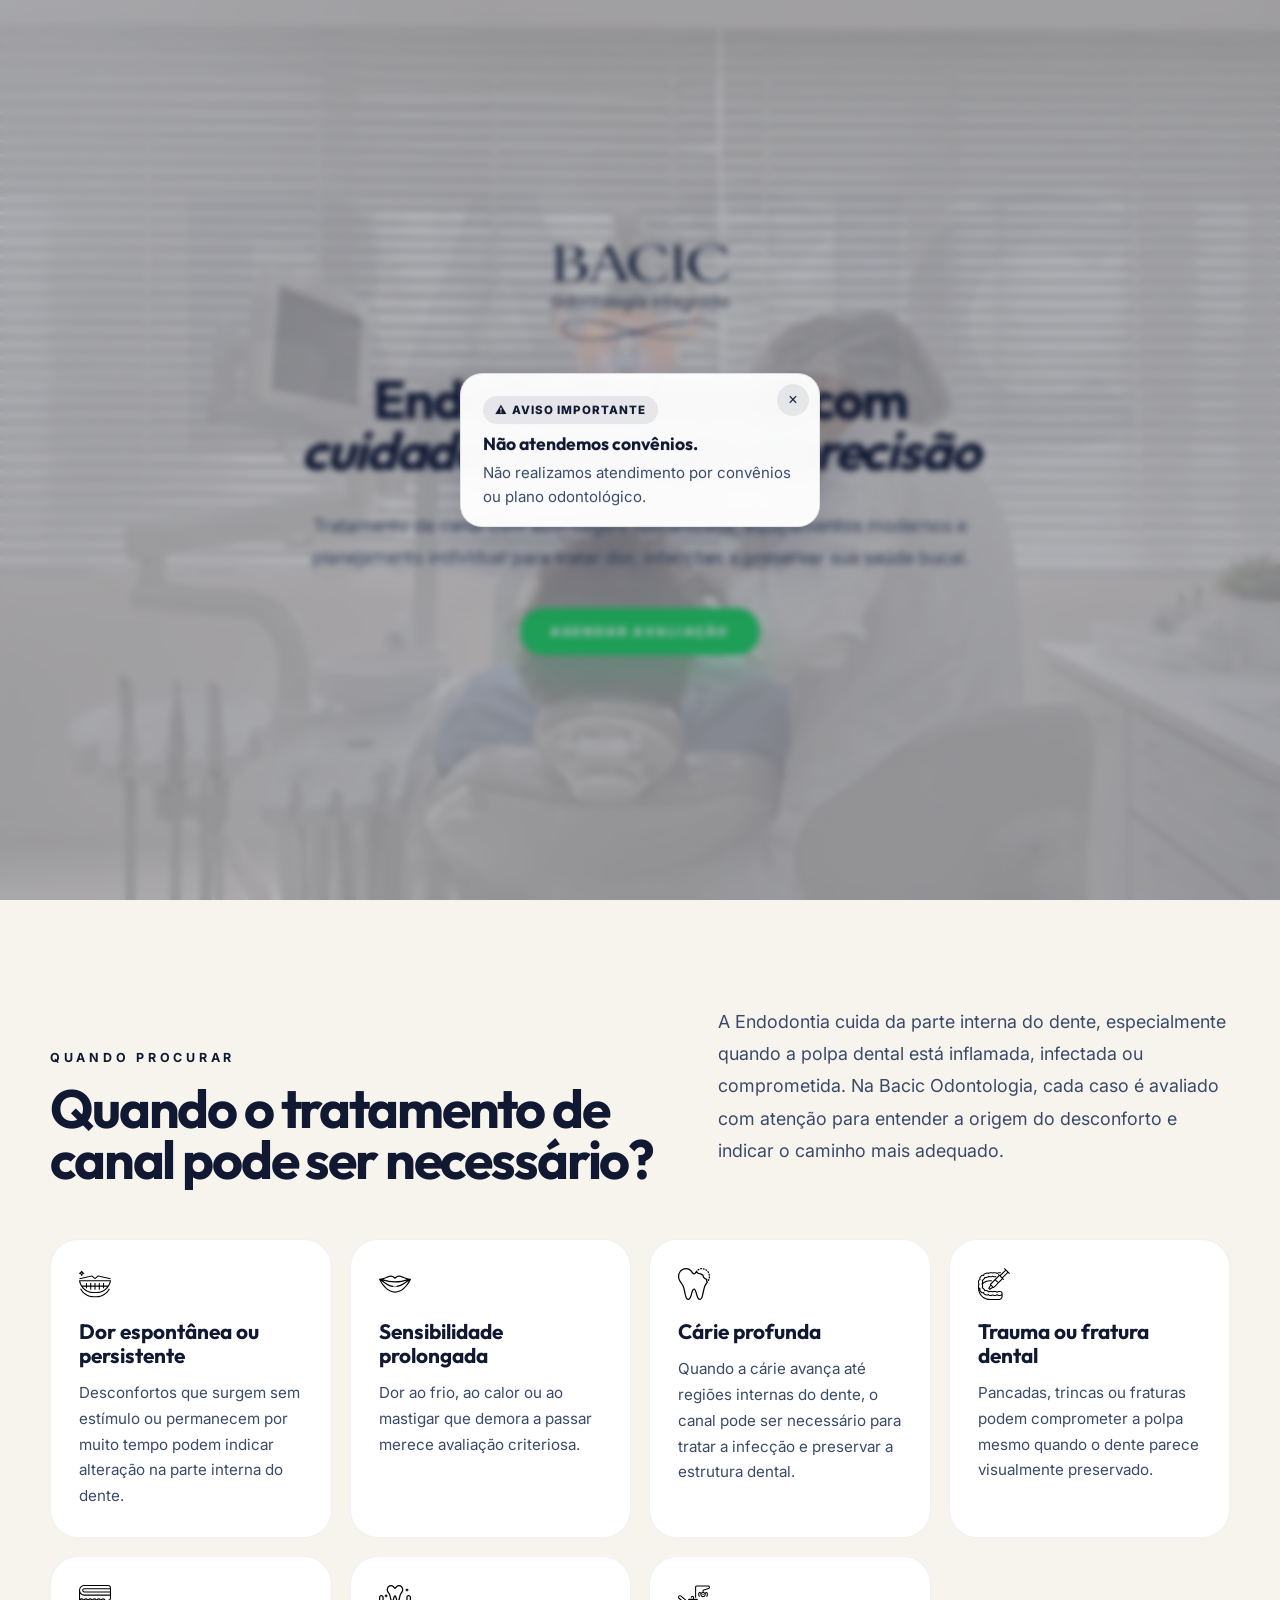
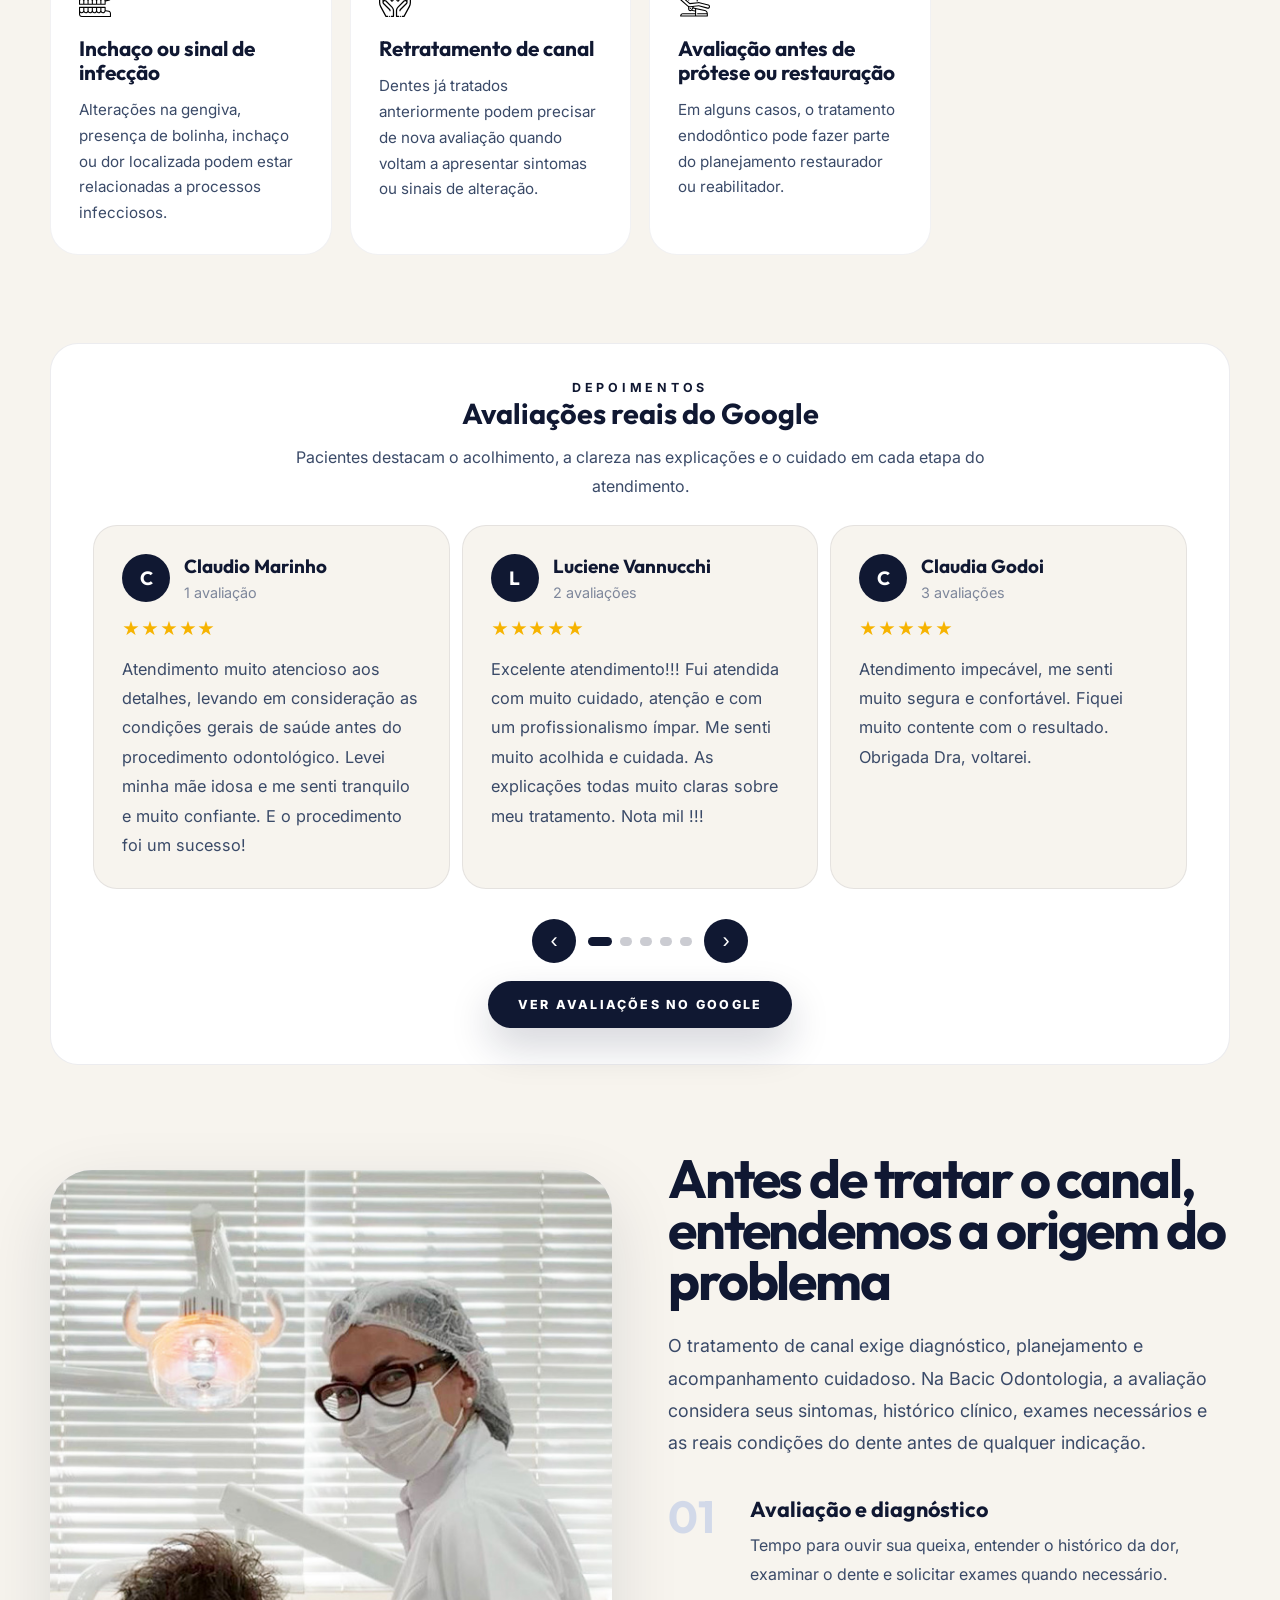
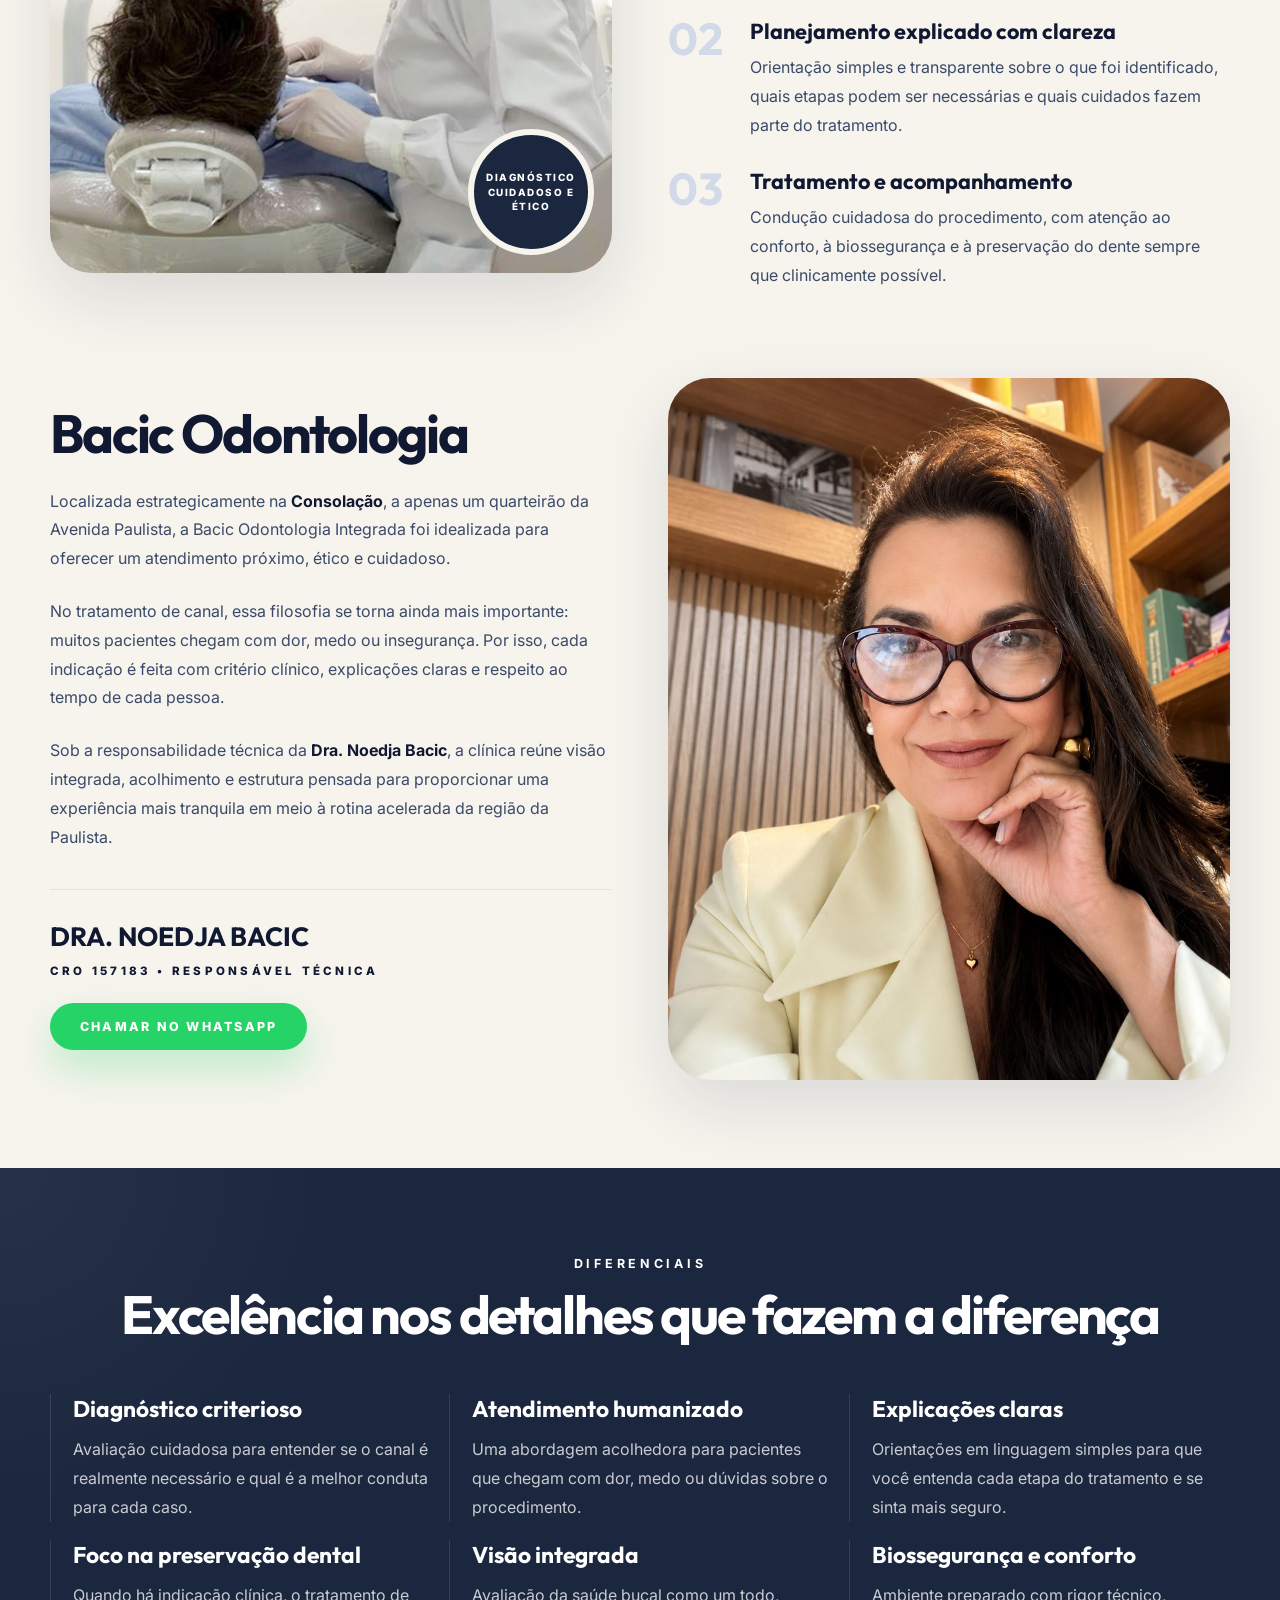
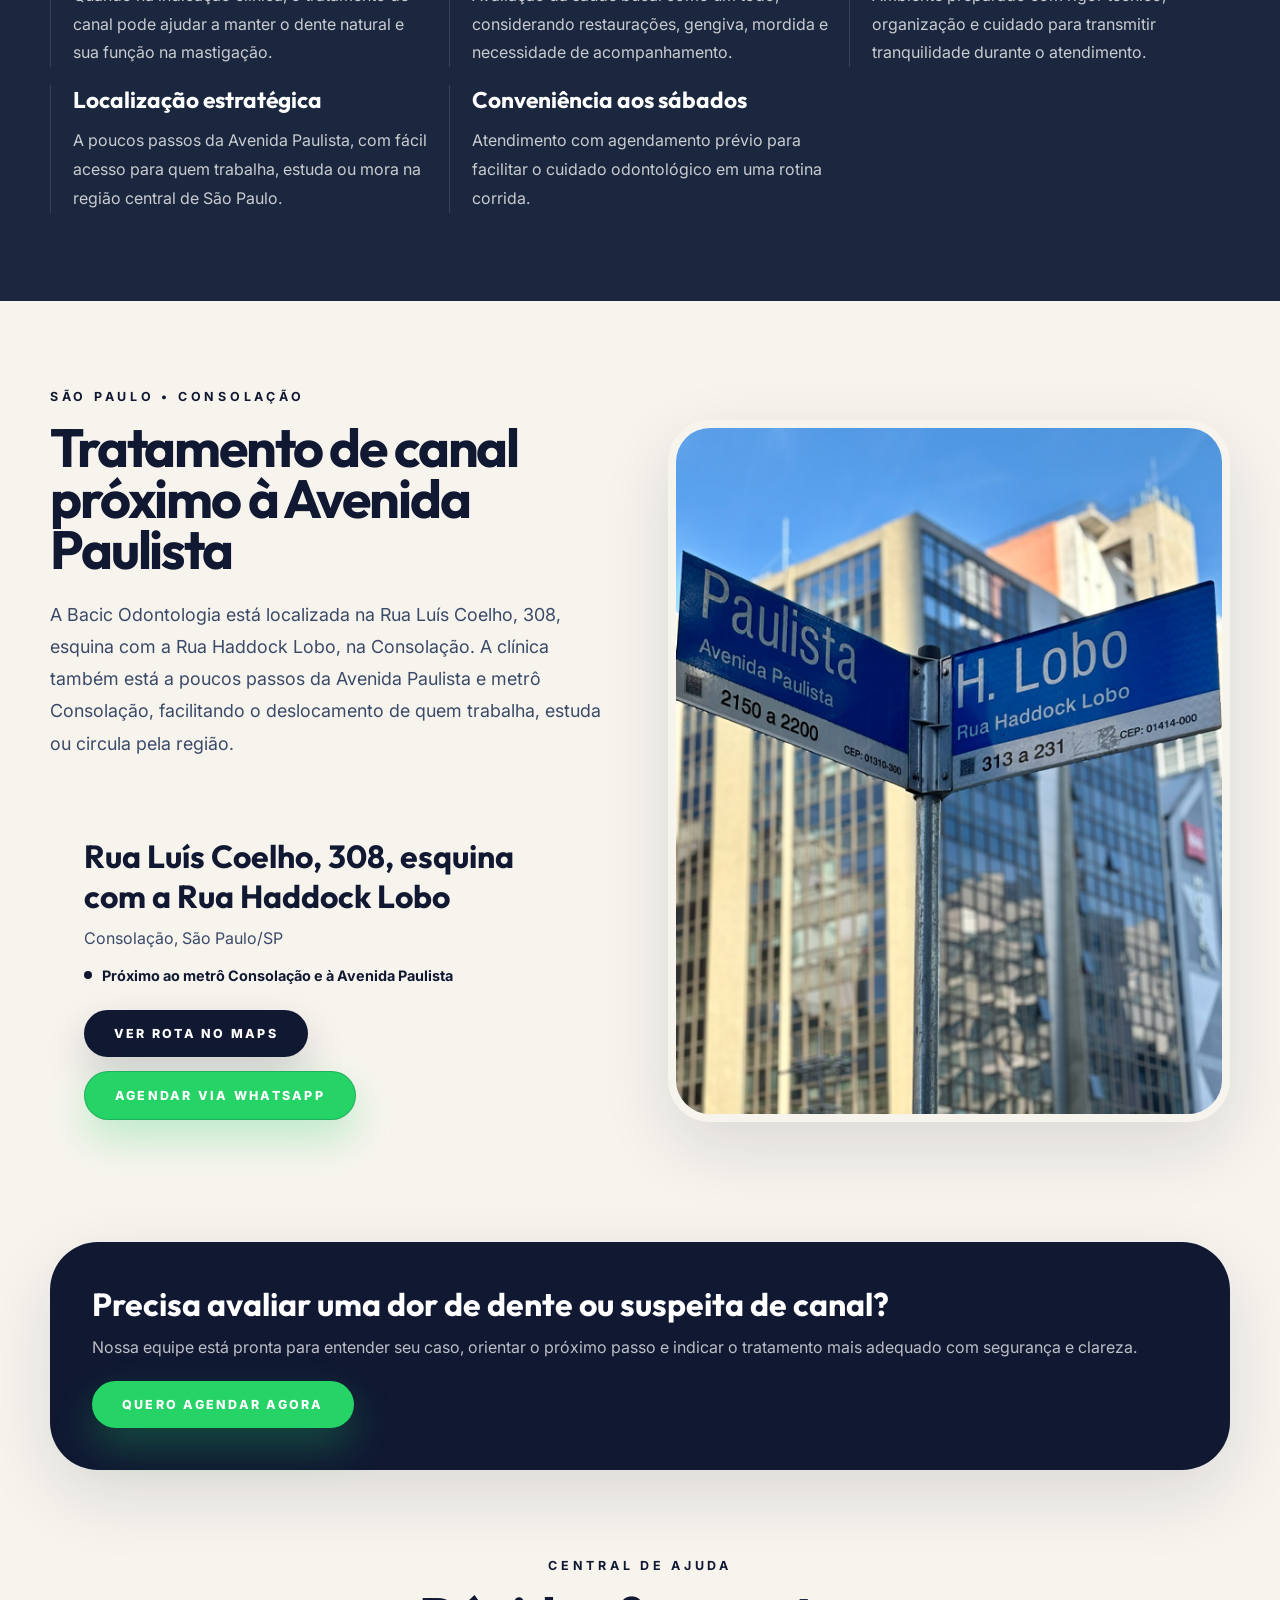
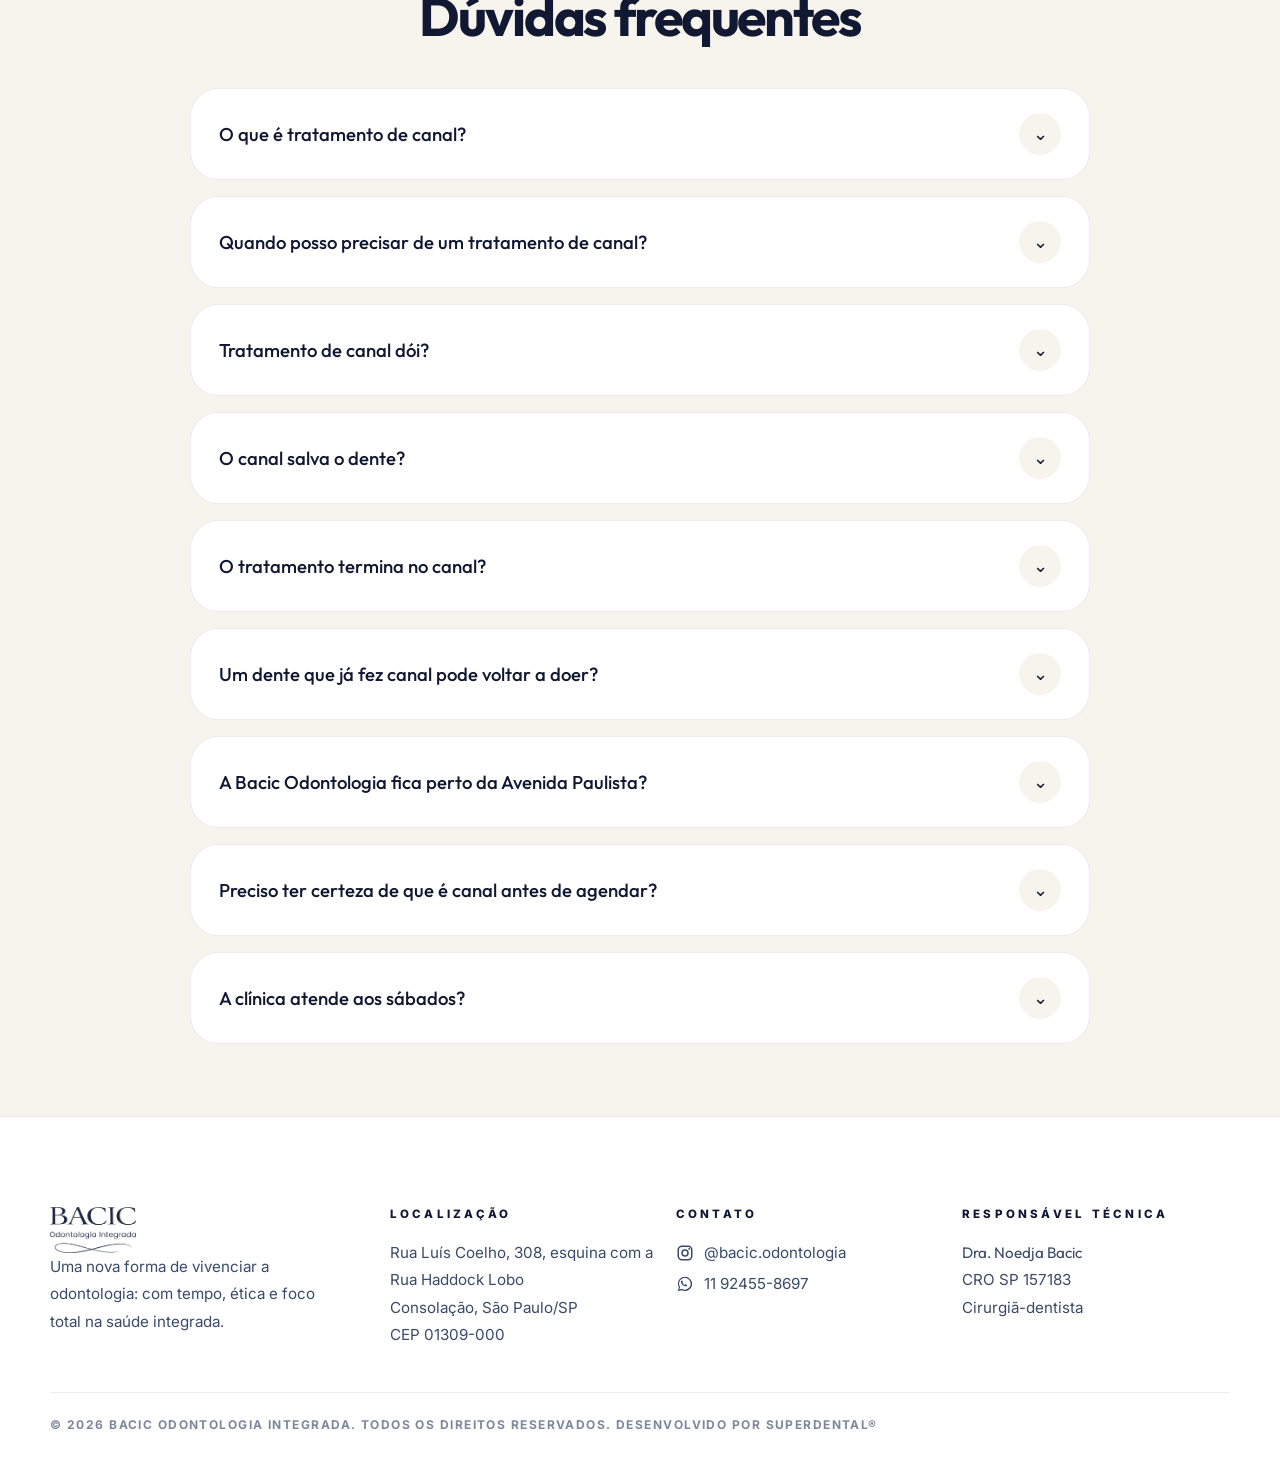
<file: endodontia.html>
<!doctype html>
<html lang="pt-BR">
  <head>
    <meta charset="UTF-8" />
    <meta name="viewport" content="width=device-width, initial-scale=1.0" />
    <meta
      name="description"
      content="Tratamento de canal e Endodontia na Consolação, próximo à Avenida Paulista. Avaliação criteriosa, atendimento humanizado e foco na preservação dental."
    />
    <link rel="icon" type="image/png" href="./assets/favicon.png" />
    <title>Tratamento de Canal perto da Avenida Paulista | Bacic Odontologia</title>
    <!-- Google Tag Manager -->
    <script>(function(w,d,s,l,i){w[l]=w[l]||[];w[l].push({'gtm.start':
    new Date().getTime(),event:'gtm.js'});var f=d.getElementsByTagName(s)[0],
    j=d.createElement(s),dl=l!='dataLayer'?'&l='+l:'';j.async=true;j.src=
    'https://www.googletagmanager.com/gtm.js?id='+i+dl;f.parentNode.insertBefore(j,f);
    })(window,document,'script','dataLayer','GTM-MZFR9W6W');</script>
    <!-- End Google Tag Manager -->
    <link rel="preconnect" href="https://fonts.googleapis.com" />
    <link rel="preconnect" href="https://fonts.gstatic.com" crossorigin />
    <link
      href="https://fonts.googleapis.com/css2?family=Outfit:wght@300;400;500;600;700;800&family=Inter:wght@300;400;500;600;700&display=swap"
      rel="stylesheet"
    />
    <style>
      :root {
        --basic-navy: #101832;
        --basic-navy-elegant: #1b273e;
        --basic-navy-muted: #3a4a68;
        --basic-blue-light: #101832;
        --basic-offwhite: #f7f4ee;
        --basic-muted: #7e879b;
        --basic-white: #ffffff;
        --basic-border: rgba(16, 24, 50, 0.08);
        --basic-shadow: 0 25px 70px rgba(16, 24, 50, 0.12);
      }

      * {
        box-sizing: border-box;
      }

      html {
        scroll-behavior: smooth;
      }

      body {
        margin: 0;
        font-family: "Inter", sans-serif;
        color: var(--basic-navy);
        background: var(--basic-offwhite);
      }

      img {
        max-width: 100%;
        display: block;
      }

      a {
        color: inherit;
        text-decoration: none;
      }

      .important-notice {
        position: fixed;
        top: 50%;
        left: 50%;
        transform: translate(-50%, -50%);
        z-index: 1200;
        width: min(360px, calc(100vw - 32px));
        padding: 22px 22px 18px;
        border: 1px solid rgba(16, 24, 50, 0.1);
        border-radius: 22px;
        background: rgba(255, 255, 255, 0.96);
        box-shadow: 0 28px 65px rgba(16, 24, 50, 0.24);
        backdrop-filter: blur(14px);
      }

      .important-notice[hidden] {
        display: none;
      }

      .important-notice-backdrop {
        position: fixed;
        inset: 0;
        z-index: 1190;
        background: rgba(16, 24, 50, 0.28);
        backdrop-filter: blur(3px);
      }

      .important-notice-backdrop[hidden] {
        display: none;
      }

      .important-notice-close {
        position: absolute;
        top: 10px;
        right: 10px;
        width: 32px;
        height: 32px;
        border: 0;
        border-radius: 999px;
        background: rgba(16, 24, 50, 0.08);
        color: var(--basic-navy);
        font-size: 1rem;
        cursor: pointer;
        transition: background-color 0.2s ease, transform 0.2s ease;
      }

      .important-notice-close:hover {
        background: rgba(16, 24, 50, 0.14);
        transform: scale(1.04);
      }

      .important-notice-badge {
        display: inline-flex;
        align-items: center;
        gap: 8px;
        margin-bottom: 10px;
        padding: 7px 12px;
        border-radius: 999px;
        background: rgba(16, 24, 50, 0.08);
        color: var(--basic-navy);
        font-size: 0.72rem;
        font-weight: 800;
        letter-spacing: 0.08em;
        text-transform: uppercase;
      }

      .important-notice h3 {
        margin: 0 28px 8px 0;
        font-family: "Outfit", sans-serif;
        font-size: 1.1rem;
        line-height: 1.1;
      }

      .important-notice p {
        margin: 0;
        color: var(--basic-navy-muted);
        font-size: 0.94rem;
        line-height: 1.55;
      }

      @media (max-width: 640px) {
        .important-notice {
          border-radius: 18px;
          padding: 18px 18px 16px;
        }
      }

      .container {
        width: min(1180px, calc(100% - 40px));
        margin: 0 auto;
      }

      .section {
        padding: 44px 0;
      }

      .eyebrow {
        margin: 0 0 18px;
        color: var(--basic-blue-light);
        font-size: 0.78rem;
        font-weight: 700;
        letter-spacing: 0.3em;
        text-transform: uppercase;
      }

      .title {
        margin: 0;
        font-family: "Outfit", sans-serif;
        font-size: clamp(2rem, 4.2vw, 3.8rem);
        line-height: 0.95;
        letter-spacing: -0.04em;
      }

      .text-lg {
        font-size: 1.12rem;
        line-height: 1.8;
        color: var(--basic-navy-muted);
      }

      .btn {
        display: inline-flex;
        align-items: center;
        justify-content: center;
        gap: 12px;
        border: 0;
        border-radius: 999px;
        padding: 16px 30px;
        font-size: 0.78rem;
        font-weight: 800;
        letter-spacing: 0.18em;
        text-transform: uppercase;
        cursor: pointer;
        transition: transform 0.2s ease, background-color 0.2s ease, color 0.2s ease;
      }

      .btn:hover {
        transform: translateY(-1px);
      }

      .btn-primary {
        background: var(--basic-navy);
        color: var(--basic-white);
        box-shadow: 0 18px 40px rgba(16, 24, 50, 0.18);
      }

      .btn-primary:hover {
        background: var(--basic-navy-elegant);
      }

      .btn-secondary {
        background: var(--basic-white);
        color: var(--basic-navy);
        border: 1px solid rgba(16, 24, 50, 0.18);
      }

      .btn[href*="wa.me"],
      .btn[href*="api.whatsapp.com"] {
        background: #25d366;
        color: #ffffff;
        box-shadow: 0 18px 40px rgba(37, 211, 102, 0.28);
      }

      .btn[href*="wa.me"]:hover,
      .btn[href*="api.whatsapp.com"]:hover {
        background: #1ebe5d;
      }

      .brand {
        display: flex;
        align-items: center;
        gap: 14px;
      }

      .brand img {
        height: 52px;
        width: auto;
      }

      .brand-text strong {
        display: block;
        font-family: "Outfit", sans-serif;
        font-size: 1.05rem;
        letter-spacing: -0.02em;
      }

      .brand-text span {
        display: block;
        margin-top: 4px;
        color: var(--basic-muted);
        font-size: 0.62rem;
        font-weight: 700;
        letter-spacing: 0.28em;
        text-transform: uppercase;
      }

      .hero {
        position: relative;
        overflow: hidden;
        background:
          linear-gradient(rgba(247, 244, 238, 0.68), rgba(247, 244, 238, 0.68)),
          url("./assets/hero_endodontia2.webp") center / cover no-repeat;
        min-height: 100vh;
        display: flex;
        align-items: center;
      }

      .hero::before {
        content: "BACIC";
        position: absolute;
        inset: 10% 0 auto;
        text-align: center;
        font-family: "Outfit", sans-serif;
        font-size: min(32vw, 360px);
        font-weight: 800;
        letter-spacing: -0.08em;
        color: rgba(16, 24, 50, 0.03);
        pointer-events: none;
      }

      .hero::after {
        content: "";
        position: absolute;
        inset: 0;
        background:
          radial-gradient(circle at top left, rgba(255, 255, 255, 0.3), transparent 32%),
          radial-gradient(circle at bottom right, rgba(16, 24, 50, 0.05), transparent 28%);
        pointer-events: none;
      }

      .hero-grid {
        position: relative;
        z-index: 2;
        display: grid;
        gap: 34px;
        justify-items: center;
        padding: 70px 0;
        text-align: center;
      }

      .hero-logo {
        height: 95px;
        width: auto;
      }

      .hero p {
        max-width: 760px;
        margin: 0 auto;
      }

      .hero-actions {
        display: flex;
        flex-wrap: wrap;
        align-items: center;
        justify-content: center;
        gap: 16px;
      }

      .split-header {
        display: grid;
        grid-template-columns: 1.1fr 0.9fr;
        gap: 42px;
        align-items: end;
        margin-bottom: 54px;
      }

      .service-grid,
      .differentials-grid,
      .footer-grid {
        display: grid;
        gap: 18px;
      }

      .service-grid {
        grid-template-columns: repeat(4, minmax(0, 1fr));
      }

      .service-card {
        display: flex;
        flex-direction: column;
        justify-content: space-between;
        min-height: 240px;
        padding: 28px;
        border: 1px solid rgba(16, 24, 50, 0.06);
        border-radius: 28px;
        background: var(--basic-white);
        transition: transform 0.25s ease, border-color 0.25s ease, background-color 0.25s ease;
      }

      .service-card:hover {
        transform: translateY(-4px);
        background: var(--basic-offwhite);
        border-color: rgba(190, 203, 231, 0.9);
      }

      .service-line {
        width: 44px;
        height: 1px;
        margin-bottom: 24px;
        background: var(--basic-blue-light);
      }

      .service-icon {
        width: 32px;
        height: 32px;
        margin-bottom: 20px;
        object-fit: contain;
      }

      .service-card h3,
      .method-step h3,
      .faq-question,
      .differential h3,
      .footer-name {
        font-family: "Outfit", sans-serif;
      }

      .service-card h3 {
        margin: 0 0 12px;
        font-size: 1.3rem;
        line-height: 1.15;
      }

      .service-card p {
        margin: 0;
        color: var(--basic-navy-muted);
        font-size: 0.95rem;
        line-height: 1.7;
      }

      .method-section,
      .cta-band {
        background: var(--basic-offwhite);
      }

      .method-grid,
      .about-grid,
      .location-grid {
        display: grid;
        grid-template-columns: repeat(2, minmax(0, 1fr));
        gap: 56px;
        align-items: center;
      }

      .image-card {
        position: relative;
        overflow: hidden;
        border-radius: 42px;
        background: #d8dde7;
        box-shadow: var(--basic-shadow);
      }

      .image-card img {
        width: 100%;
        height: 100%;
        object-fit: cover;
      }

      .image-card.tall {
        aspect-ratio: 4 / 5;
      }

      .image-card.wide {
        aspect-ratio: 1.18 / 1;
      }

      .badge {
        position: absolute;
        right: 18px;
        bottom: 18px;
        display: grid;
        place-items: center;
        width: 126px;
        height: 126px;
        border: 6px solid var(--basic-offwhite);
        border-radius: 999px;
        background: var(--basic-navy-elegant);
        color: var(--basic-white);
        font-size: 0.62rem;
        font-weight: 800;
        letter-spacing: 0.15em;
        line-height: 1.45;
        text-align: center;
        text-transform: uppercase;
      }

      .method-steps {
        display: grid;
        gap: 28px;
      }

      .method-step {
        display: grid;
        grid-template-columns: 64px 1fr;
        gap: 18px;
        align-items: start;
      }

      .method-step-number {
        color: rgba(190, 203, 231, 0.65);
        font-family: "Outfit", sans-serif;
        font-size: 2.8rem;
        font-weight: 700;
        line-height: 1;
      }

      .method-step h3 {
        margin: 0 0 8px;
        font-size: 1.35rem;
      }

      .method-step p,
      .about-copy p,
      .differential p,
      .contact-box p,
      .footer-copy,
      .footer-col p,
      .faq-answer {
        margin: 0;
        color: var(--basic-navy-muted);
        line-height: 1.8;
      }

      .about-copy {
        display: grid;
        gap: 24px;
      }

      .about-copy strong {
        color: var(--basic-navy);
      }

      .doctor-card {
        display: flex;
        flex-wrap: wrap;
        gap: 24px;
        align-items: center;
        margin-top: 38px;
        padding-top: 30px;
        border-top: 1px solid rgba(16, 24, 50, 0.08);
      }

      .doctor-card h3 {
        margin: 0 0 6px;
        font-family: "Outfit", sans-serif;
        font-size: 1.65rem;
        text-transform: uppercase;
      }

      .doctor-card span {
        color: var(--basic-blue-light);
        font-size: 0.72rem;
        font-weight: 800;
        letter-spacing: 0.28em;
        text-transform: uppercase;
      }

      .differentials {
        background:
          radial-gradient(circle at left top, rgba(255, 255, 255, 0.05), transparent 24%),
          var(--basic-navy-elegant);
        color: var(--basic-white);
        padding-top: 88px;
        padding-bottom: 88px;
      }

      .differentials .title,
      .differentials .eyebrow {
        text-align: center;
      }

      .differentials .eyebrow {
        color: var(--basic-white);
      }

      .differentials-grid {
        grid-template-columns: repeat(3, minmax(0, 1fr));
        margin-top: 54px;
      }

      .differential {
        padding-left: 22px;
        border-left: 1px solid rgba(255, 255, 255, 0.12);
      }

      .differential h3 {
        margin: 0 0 12px;
        font-size: 1.42rem;
      }

      .differential p {
        color: rgba(255, 255, 255, 0.76);
      }

      .contact-box {
        padding: 34px;
        border-radius: 36px;
        background: var(--basic-offwhite);
      }

      .contact-box h3 {
        margin: 0 0 10px;
        font-family: "Outfit", sans-serif;
        font-size: 2rem;
      }

      .contact-address {
        margin-top: 24px;
      }

      .contact-address strong {
        display: block;
        margin-bottom: 8px;
        font-family: "Outfit", sans-serif;
        font-size: 2rem;
      }

      .contact-chip {
        display: inline-flex;
        align-items: center;
        gap: 10px;
        margin-top: 14px;
        color: var(--basic-blue-light);
        font-size: 0.9rem;
        font-weight: 700;
      }

      .contact-chip::before {
        content: "";
        width: 8px;
        height: 8px;
        border-radius: 999px;
        background: var(--basic-blue-light);
      }

      .button-row {
        display: flex;
        flex-wrap: wrap;
        gap: 14px;
        margin-top: 26px;
      }

      .map-frame {
        overflow: hidden;
        border: 8px solid var(--basic-offwhite);
        border-radius: 42px;
        box-shadow: var(--basic-shadow);
        background: #edf1f7;
        aspect-ratio: 4 / 5;
      }

      .map-frame iframe {
        width: 100%;
        height: 100%;
        border: 0;
      }

      .map-frame img {
        width: 100%;
        height: 100%;
        object-fit: cover;
        display: block;
      }

      .review-panel {
        display: grid;
        gap: 18px;
        padding: 36px;
        border: 1px solid rgba(16, 24, 50, 0.08);
        border-radius: 28px;
        background: var(--basic-white);
      }

      .review-panel strong {
        font-family: "Outfit", sans-serif;
        font-size: 1.8rem;
      }

      .review-header {
        text-align: center;
      }

      .review-carousel {
        position: relative;
        overflow: hidden;
        --review-visible: 3;
      }

      .review-track {
        display: flex;
        align-items: stretch;
        transition: transform 0.35s ease;
      }

      .review-slide {
        display: flex;
        min-width: calc(100% / var(--review-visible));
        padding: 6px;
      }

      .review-card {
        display: grid;
        gap: 16px;
        grid-template-rows: auto auto 1fr;
        width: 100%;
        min-height: 320px;
        padding: 28px;
        border: 1px solid rgba(16, 24, 50, 0.08);
        border-radius: 24px;
        background: var(--basic-offwhite);
        text-align: left;
      }

      .review-author {
        display: flex;
        align-items: center;
        gap: 14px;
      }

      .review-avatar {
        display: grid;
        place-items: center;
        width: 48px;
        height: 48px;
        border-radius: 999px;
        background: var(--basic-navy);
        color: var(--basic-white);
        font-family: "Outfit", sans-serif;
        font-size: 1.2rem;
        font-weight: 700;
      }

      .review-author h3 {
        margin: 0 0 4px;
        font-family: "Outfit", sans-serif;
        font-size: 1.18rem;
      }

      .review-author span {
        color: var(--basic-muted);
        font-size: 0.9rem;
      }

      .review-stars {
        color: #f6b300;
        font-size: 1.08rem;
        letter-spacing: 0.05em;
      }

      .review-card p {
        margin: 0;
        color: var(--basic-navy-muted);
        font-size: 1.02rem;
        line-height: 1.8;
      }

      .review-controls {
        display: flex;
        align-items: center;
        justify-content: center;
        gap: 12px;
        margin-top: 6px;
      }

      .review-button {
        display: grid;
        place-items: center;
        width: 44px;
        height: 44px;
        border: 0;
        border-radius: 999px;
        background: var(--basic-navy);
        color: var(--basic-white);
        font-size: 1.35rem;
        cursor: pointer;
      }

      .review-dots {
        display: flex;
        align-items: center;
        gap: 8px;
      }

      .review-dot {
        width: 9px;
        height: 9px;
        border: 0;
        border-radius: 999px;
        background: rgba(16, 24, 50, 0.22);
        cursor: pointer;
      }

      .review-dot.active {
        width: 24px;
        background: var(--basic-navy);
      }

      .cta-panel {
        display: flex;
        flex-wrap: wrap;
        align-items: center;
        justify-content: space-between;
        gap: 20px;
        padding: 42px;
        border-radius: 48px;
        background: var(--basic-navy);
        color: var(--basic-white);
        box-shadow: var(--basic-shadow);
      }

      .cta-panel h3 {
        margin: 0 0 10px;
        font-family: "Outfit", sans-serif;
        font-size: 2rem;
      }

      .cta-panel p {
        margin: 0;
        color: rgba(255, 255, 255, 0.72);
        line-height: 1.7;
      }

      .faq-wrap {
        display: grid;
        gap: 16px;
        margin-top: 46px;
      }

      .faq-item {
        overflow: hidden;
        border: 1px solid rgba(16, 24, 50, 0.08);
        border-radius: 28px;
        background: var(--basic-white);
      }

      .faq-question {
        width: 100%;
        display: flex;
        align-items: center;
        justify-content: space-between;
        gap: 20px;
        padding: 24px 28px;
        border: 0;
        background: transparent;
        color: var(--basic-navy);
        font-size: 1.16rem;
        font-weight: 500;
        text-align: left;
        cursor: pointer;
      }

      .faq-icon {
        flex: 0 0 auto;
        display: grid;
        place-items: center;
        width: 42px;
        height: 42px;
        border-radius: 999px;
        background: var(--basic-offwhite);
        font-size: 1.1rem;
        transition: transform 0.2s ease, background-color 0.2s ease, color 0.2s ease;
      }

      .faq-item.open .faq-icon {
        background: var(--basic-navy);
        color: var(--basic-white);
        transform: rotate(180deg);
      }

      .faq-answer {
        display: none;
        padding: 0 28px 24px;
      }

      .faq-item.open .faq-answer {
        display: block;
      }

      .center {
        text-align: center;
      }

      .footer {
        padding: 90px 0 34px;
        background: var(--basic-white);
        border-top: 1px solid rgba(16, 24, 50, 0.08);
      }

      .footer-grid {
        grid-template-columns: 1.2fr 1fr 1fr 1fr;
      }

      .footer-logo img {
        height: 46px;
      }

      .footer-copy {
        margin-top: 18px;
        max-width: 270px;
        font-size: 0.95rem;
      }

      .footer-col h4 {
        margin: 0 0 18px;
        color: var(--basic-blue-light);
        font-size: 0.72rem;
        font-weight: 800;
        letter-spacing: 0.28em;
        text-transform: uppercase;
      }

      .footer-col p,
      .footer-col a {
        font-size: 0.95rem;
      }

      .contact-link {
        display: inline-flex;
        align-items: center;
        gap: 10px;
      }

      .contact-link svg {
        width: 18px;
        height: 18px;
        flex: 0 0 auto;
      }

      .footer-bottom {
        margin-top: 44px;
        padding-top: 24px;
        border-top: 1px solid rgba(16, 24, 50, 0.08);
        color: var(--basic-muted);
        font-size: 0.75rem;
        font-weight: 700;
        letter-spacing: 0.12em;
        text-transform: uppercase;
      }

      .floating-whatsapp {
        position: fixed;
        right: 22px;
        bottom: 22px;
        z-index: 45;
        display: inline-flex;
        align-items: center;
        justify-content: center;
        width: 64px;
        height: 64px;
        padding: 0;
        border-radius: 999px;
        background: #25d366;
        color: var(--basic-white);
        box-shadow: 0 18px 40px rgba(37, 211, 102, 0.28);
      }

      .floating-whatsapp::before {
        content: "";
        width: 30px;
        height: 30px;
        background: center / contain no-repeat
          url("data:image/svg+xml,%3Csvg xmlns='http://www.w3.org/2000/svg' viewBox='0 0 32 32'%3E%3Cpath fill='%23fff' d='M19.11 17.21c-.27-.14-1.59-.78-1.84-.87-.25-.09-.43-.14-.61.14-.18.27-.7.87-.86 1.05-.16.18-.31.2-.58.07-.27-.14-1.13-.42-2.15-1.34-.8-.71-1.34-1.59-1.5-1.86-.16-.27-.02-.41.12-.54.12-.12.27-.31.41-.47.14-.16.18-.27.27-.45.09-.18.05-.34-.02-.47-.07-.14-.61-1.47-.84-2.02-.22-.52-.44-.45-.61-.46h-.52c-.18 0-.47.07-.72.34-.25.27-.95.93-.95 2.27 0 1.34.97 2.63 1.11 2.81.14.18 1.91 2.91 4.63 4.08.65.28 1.15.45 1.54.58.65.21 1.25.18 1.72.11.52-.08 1.59-.65 1.82-1.28.23-.63.23-1.17.16-1.28-.07-.11-.25-.18-.52-.32Z'/%3E%3Cpath fill='%23fff' d='M16.02 3.2c-6.93 0-12.56 5.62-12.56 12.54 0 2.21.58 4.36 1.68 6.26L3.2 28.8l6.98-1.83a12.57 12.57 0 0 0 5.84 1.48h.01c6.92 0 12.55-5.62 12.55-12.54 0-3.35-1.3-6.5-3.67-8.87A12.45 12.45 0 0 0 16.02 3.2Zm0 22.99h-.01a10.4 10.4 0 0 1-5.3-1.45l-.38-.22-4.14 1.09 1.11-4.03-.25-.41a10.28 10.28 0 0 1-1.58-5.43c0-5.68 4.63-10.3 10.33-10.3 2.75 0 5.33 1.07 7.28 3.02a10.23 10.23 0 0 1 3.02 7.28c0 5.68-4.63 10.3-10.32 10.3Z'/%3E%3C/svg%3E");
      }

      @media (max-width: 1080px) {
        .service-grid {
          grid-template-columns: repeat(3, minmax(0, 1fr));
        }

        .differentials-grid,
        .footer-grid {
          grid-template-columns: repeat(2, minmax(0, 1fr));
        }

        .review-carousel {
          --review-visible: 2;
        }
      }

      @media (max-width: 820px) {
        .split-header,
        .method-grid,
        .about-grid,
        .location-grid,
        .differentials-grid,
        .footer-grid {
          grid-template-columns: 1fr;
        }

        .service-grid {
          grid-template-columns: repeat(2, minmax(0, 1fr));
        }

        .section {
          padding: 88px 0;
        }

        .hero-logo {
          height: 76px;
        }

        .cta-panel,
        .contact-box {
          padding: 28px;
        }
      }

      @media (max-width: 560px) {
        .container {
          width: min(100% - 28px, 1180px);
        }

        .hero {
          background:
            linear-gradient(rgba(247, 244, 238, 0.64), rgba(247, 244, 238, 0.64)),
            url("./assets/hero_endodontia2.webp") center center / cover no-repeat;
        }

        .hero .title br {
          display: none;
        }

        .service-grid {
          grid-template-columns: 1fr;
        }

        .service-card {
          text-align: center;
        }

        .service-icon {
          margin-left: auto;
          margin-right: auto;
        }

        #sobre .about-grid > div:first-child,
        #localizacao .location-grid > div:first-child {
          order: 2;
        }

        #sobre .about-grid > div:last-child,
        #localizacao .location-grid > div:last-child {
          order: 1;
        }

        #tratamentos {
          padding-bottom: 22px !important;
        }

        .method-section {
          padding-top: 22px;
          padding-bottom: 22px;
        }

        #sobre {
          padding-top: 22px !important;
        }

        #localizacao {
          padding-bottom: 22px !important;
        }

        .cta-band {
          padding-top: 22px !important;
          padding-bottom: 22px !important;
        }

        .review-carousel {
          --review-visible: 1;
        }

        .review-card {
          min-height: auto;
          padding: 24px;
        }

        .cta-panel {
          padding: 24px;
        }

        .cta-panel h3,
        .cta-panel p {
          text-align: left;
        }

        .cta-panel + .section,
        .cta-band + .section {
          padding-top: 22px;
        }

        .hero-actions,
        .button-row,
        .doctor-card {
          align-items: stretch;
        }

        .btn {
          width: 100%;
        }

        .brand-text {
          display: none;
        }

        .faq-question {
          padding: 20px 22px;
          font-size: 1.02rem;
        }

        .faq-answer {
          padding: 0 22px 20px;
        }

        .floating-whatsapp {
          width: 60px;
          height: 60px;
          right: 14px;
          bottom: 14px;
          left: auto;
        }

        .footer,
        .footer-col,
        .footer-copy,
        .footer-bottom {
          text-align: center;
        }

        .footer-grid {
          justify-items: center;
        }

        .footer-logo {
          justify-content: center;
        }

        .footer-logo img {
          height: 58px;
        }

        .footer-copy {
          max-width: 320px;
          margin-left: auto;
          margin-right: auto;
        }
      }
    </style>
  </head>
  <body>
    <div class="important-notice-backdrop" id="important-notice-backdrop" aria-hidden="true"></div>
    <aside class="important-notice" id="important-notice" aria-live="polite">
      <button class="important-notice-close" type="button" aria-label="Fechar aviso">
        ×
      </button>
      <span class="important-notice-badge">⚠️ Aviso Importante</span>
      <h3>Não atendemos convênios.</h3>
      <p>Não realizamos atendimento por convênios ou plano odontológico.</p>
    </aside>

    <!-- Google Tag Manager (noscript) -->
    <noscript><iframe src="https://www.googletagmanager.com/ns.html?id=GTM-MZFR9W6W"
    height="0" width="0" style="display:none;visibility:hidden"></iframe></noscript>
    <!-- End Google Tag Manager (noscript) -->
    <main id="top">
      <section class="hero">
        <div class="container hero-grid">
          <img class="hero-logo" src="./assets/logo-basic.webp" alt="Logo Bacic Odontologia" />
          <h1 class="title">
            Endodontia (canal) com <br />
            <em>cuidado, tecnologia e precisão</em>
          </h1>
          <p class="text-lg">
            Tratamento de canal com abordagem humanizada, equipamentos modernos e planejamento
            individual para tratar dor, infecções e preservar sua saúde bucal.
          </p>
          <div class="hero-actions">
            <a
              class="btn btn-primary sellbot-wpp-open"
              href="https://wa.me/5511924558697?text=Ol%C3%A1%21%20Gostaria%20de%20agendar%20uma%20avalia%C3%A7%C3%A3o%20para%20tratamento%20de%20canal%2Fendodontia%20na%20Bacic%20Odontologia."
              target="_blank"
              rel="noopener noreferrer"
            >
              Agendar avaliação
            </a>
          </div>
        </div>
      </section>

      <section class="section" id="tratamentos" style="padding-top: 88px">
        <div class="container">
          <div class="split-header">
            <div>
              <p class="eyebrow">Quando procurar</p>
              <h2 class="title">Quando o tratamento de canal pode ser necessário?</h2>
            </div>
            <p class="text-lg">
              A Endodontia cuida da parte interna do dente, especialmente quando a polpa dental
              está inflamada, infectada ou comprometida. Na Bacic Odontologia, cada caso é
              avaliado com atenção para entender a origem do desconforto e indicar o caminho mais
              adequado.
            </p>
          </div>

          <div class="service-grid">
            <article class="service-card">
              <div>
                <img
                  class="service-icon"
                  src="./assets/010-smile.svg"
                  alt="Dor espontânea ou persistente"
                />
                <h3>Dor espontânea ou persistente</h3>
                <p>
                  Desconfortos que surgem sem estímulo ou permanecem por muito tempo podem indicar
                  alteração na parte interna do dente.
                </p>
              </div>
            </article>
            <article class="service-card">
              <div>
                <img
                  class="service-icon"
                  src="./assets/009-lips.svg"
                  alt="Sensibilidade prolongada"
                />
                <h3>Sensibilidade prolongada</h3>
                <p>
                  Dor ao frio, ao calor ou ao mastigar que demora a passar merece avaliação
                  criteriosa.
                </p>
              </div>
            </article>
            <article class="service-card">
              <div>
                <img
                  class="service-icon"
                  src="./assets/005-broken-tooth.svg"
                  alt="Cárie profunda"
                />
                <h3>Cárie profunda</h3>
                <p>
                  Quando a cárie avança até regiões internas do dente, o canal pode ser necessário
                  para tratar a infecção e preservar a estrutura dental.
                </p>
              </div>
            </article>
            <article class="service-card">
              <div>
                <img
                  class="service-icon"
                  src="./assets/008-white-teeth.svg"
                  alt="Trauma ou fratura dental"
                />
                <h3>Trauma ou fratura dental</h3>
                <p>
                  Pancadas, trincas ou fraturas podem comprometer a polpa mesmo quando o dente
                  parece visualmente preservado.
                </p>
              </div>
            </article>
            <article class="service-card">
              <div>
                <img
                  class="service-icon"
                  src="./assets/0151-denture.svg"
                  alt="Inchaço ou sinal de infecção"
                />
                <h3>Inchaço ou sinal de infecção</h3>
                <p>
                  Alterações na gengiva, presença de bolinha, inchaço ou dor localizada podem estar
                  relacionadas a processos infecciosos.
                </p>
              </div>
            </article>
            <article class="service-card">
              <div>
                <img
                  class="service-icon"
                  src="./assets/022-tooth-3.svg"
                  alt="Retratamento de canal"
                />
                <h3>Retratamento de canal</h3>
                <p>
                  Dentes já tratados anteriormente podem precisar de nova avaliação quando voltam a
                  apresentar sintomas ou sinais de alteração.
                </p>
              </div>
            </article>
            <article class="service-card">
              <div>
                <img
                  class="service-icon"
                  src="./assets/028-dentist.svg"
                  alt="Avaliação antes de prótese ou restauração"
                />
                <h3>Avaliação antes de prótese ou restauração</h3>
                <p>
                  Em alguns casos, o tratamento endodôntico pode fazer parte do planejamento
                  restaurador ou reabilitador.
                </p>
              </div>
            </article>
          </div>
        </div>
      </section>

      <section class="section" id="avaliacoes">
        <div class="container">
          <div class="review-panel">
            <div class="review-header">
              <p class="eyebrow" style="margin-bottom: 0">Depoimentos</p>
              <strong>Avaliações reais do Google</strong>
              <p
                style="
                  margin: 12px auto 0;
                  max-width: 760px;
                  color: var(--basic-navy-muted);
                  line-height: 1.8;
                "
              >
                Pacientes destacam o acolhimento, a clareza nas explicações e o cuidado em cada
                etapa do atendimento.
              </p>
            </div>

            <div class="review-carousel" aria-label="Depoimentos de pacientes">
              <div class="review-track">
                <article class="review-slide">
                  <div class="review-card">
                    <div class="review-author">
                      <div class="review-avatar">C</div>
                      <div>
                        <h3>Claudio Marinho</h3>
                        <span>1 avaliação</span>
                      </div>
                    </div>
                    <div class="review-stars" aria-label="5 estrelas">★★★★★</div>
                    <p>
                      Atendimento muito atencioso aos detalhes, levando em consideração as condições
                      gerais de saúde antes do procedimento odontológico. Levei minha mãe idosa e me
                      senti tranquilo e muito confiante. E o procedimento foi um sucesso!
                    </p>
                  </div>
                </article>

                <article class="review-slide">
                  <div class="review-card">
                    <div class="review-author">
                      <div class="review-avatar">L</div>
                      <div>
                        <h3>Luciene Vannucchi</h3>
                        <span>2 avaliações</span>
                      </div>
                    </div>
                    <div class="review-stars" aria-label="5 estrelas">★★★★★</div>
                    <p>
                      Excelente atendimento!!! Fui atendida com muito cuidado, atenção e com um
                      profissionalismo ímpar. Me senti muito acolhida e cuidada. As explicações todas
                      muito claras sobre meu tratamento. Nota mil !!!
                    </p>
                  </div>
                </article>

                <article class="review-slide">
                  <div class="review-card">
                    <div class="review-author">
                      <div class="review-avatar">C</div>
                      <div>
                        <h3>Claudia Godoi</h3>
                        <span>3 avaliações</span>
                      </div>
                    </div>
                    <div class="review-stars" aria-label="5 estrelas">★★★★★</div>
                    <p>
                      Atendimento impecável, me senti muito segura e confortável. Fiquei muito
                      contente com o resultado. Obrigada Dra, voltarei.
                    </p>
                  </div>
                </article>

                <article class="review-slide">
                  <div class="review-card">
                    <div class="review-author">
                      <div class="review-avatar">M</div>
                      <div>
                        <h3>moises soliban</h3>
                        <span>Local Guide · 13 avaliações</span>
                      </div>
                    </div>
                    <div class="review-stars" aria-label="5 estrelas">★★★★★</div>
                    <p>
                      Excelente atendimento. Dra. Noedja é segura, atenciosa e objetiva. Clínica
                      organizada e agradável. Recomendo.
                    </p>
                  </div>
                </article>

                <article class="review-slide">
                  <div class="review-card">
                    <div class="review-author">
                      <div class="review-avatar">E</div>
                      <div>
                        <h3>Elisa C Ghilardi</h3>
                        <span>Local Guide · 15 avaliações</span>
                      </div>
                    </div>
                    <div class="review-stars" aria-label="5 estrelas">★★★★★</div>
                    <p>
                      A Dra. Noedja é maravilhosa, cuidadosa e excelente profissional! Obrigada por
                      tudo, Dra.!
                    </p>
                  </div>
                </article>

                <article class="review-slide">
                  <div class="review-card">
                    <div class="review-author">
                      <div class="review-avatar">C</div>
                      <div>
                        <h3>Clarty Galvao</h3>
                        <span>Local Guide · 147 avaliações</span>
                      </div>
                    </div>
                    <div class="review-stars" aria-label="5 estrelas">★★★★★</div>
                    <p>
                      Mãos precisas, procedimentos cuidadosos e atentos à menopausa, saúde dentro do
                      sangue que a tudo irriga.
                    </p>
                  </div>
                </article>

                <article class="review-slide">
                  <div class="review-card">
                    <div class="review-author">
                      <div class="review-avatar">S</div>
                      <div>
                        <h3>Suely Bacic Cavalcante</h3>
                        <span>Local Guide · 23 avaliações</span>
                      </div>
                    </div>
                    <div class="review-stars" aria-label="5 estrelas">★★★★★</div>
                    <p>
                      Super indico, lugar lindo, acolhedor e de um atendimento TOP.
                    </p>
                  </div>
                </article>
              </div>
            </div>

            <div class="review-controls" aria-label="Controles dos depoimentos">
              <button class="review-button" type="button" data-review-prev aria-label="Depoimento anterior">
                ‹
              </button>
              <div class="review-dots" aria-hidden="true"></div>
              <button class="review-button" type="button" data-review-next aria-label="Próximo depoimento">
                ›
              </button>
            </div>

            <div style="text-align: center">
              <a
                class="btn btn-primary"
                href="https://google.com/maps/place/Bacic+Odontologia+Integrada/data=!4m2!3m1!1s0x0:0x2b953aa0f920be20?sa=X&ved=1t:2428&ictx=111"
                target="_blank"
                rel="noopener noreferrer"
              >
                Ver avaliações no Google
              </a>
            </div>
          </div>
        </div>
      </section>

      <section class="section method-section" id="metodologia">
        <div class="container method-grid">
          <div class="image-card tall">
            <img
              src="./assets/metodologia.jpg"
              alt="Atendimento odontológico humanizado para tratamento de canal na Bacic Odontologia"
            />
            <div class="badge">Diagnóstico cuidadoso e ético</div>
          </div>

          <div>
            <h2 class="title">Antes de tratar o canal, entendemos a origem do problema</h2>
            <p class="text-lg" style="margin-top: 24px">
              O tratamento de canal exige diagnóstico, planejamento e acompanhamento cuidadoso. Na
              Bacic Odontologia, a avaliação considera seus sintomas, histórico clínico, exames
              necessários e as reais condições do dente antes de qualquer indicação.
            </p>

            <div class="method-steps" style="margin-top: 36px">
              <div class="method-step">
                <div class="method-step-number">01</div>
                <div>
                  <h3>Avaliação e diagnóstico</h3>
                  <p>
                    Tempo para ouvir sua queixa, entender o histórico da dor, examinar o dente e
                    solicitar exames quando necessário.
                  </p>
                </div>
              </div>
              <div class="method-step">
                <div class="method-step-number">02</div>
                <div>
                  <h3>Planejamento explicado com clareza</h3>
                  <p>
                    Orientação simples e transparente sobre o que foi identificado, quais etapas
                    podem ser necessárias e quais cuidados fazem parte do tratamento.
                  </p>
                </div>
              </div>
              <div class="method-step">
                <div class="method-step-number">03</div>
                <div>
                  <h3>Tratamento e acompanhamento</h3>
                  <p>
                    Condução cuidadosa do procedimento, com atenção ao conforto, à biossegurança e
                    à preservação do dente sempre que clinicamente possível.
                  </p>
                </div>
              </div>
            </div>
          </div>
        </div>
      </section>

      <section class="section" id="sobre" style="padding-bottom: 88px">
        <div class="container about-grid">
          <div>
            <h2 class="title">Bacic Odontologia</h2>
            <div class="about-copy" style="margin-top: 28px">
              <p>
                Localizada estrategicamente na <strong>Consolação</strong>, a apenas um quarteirão
                da Avenida Paulista, a Bacic Odontologia Integrada foi idealizada para oferecer um
                atendimento próximo, ético e cuidadoso.
              </p>
              <p>
                No tratamento de canal, essa filosofia se torna ainda mais importante: muitos
                pacientes chegam com dor, medo ou insegurança. Por isso, cada indicação é feita
                com critério clínico, explicações claras e respeito ao tempo de cada pessoa.
              </p>
              <p>
                Sob a responsabilidade técnica da <strong>Dra. Noedja Bacic</strong>, a clínica
                reúne visão integrada, acolhimento e estrutura pensada para proporcionar uma
                experiência mais tranquila em meio à rotina acelerada da região da Paulista.
              </p>
            </div>

            <div class="doctor-card">
              <div>
                <h3>Dra. Noedja Bacic</h3>
                <span>CRO 157183 • Responsável técnica</span>
              </div>
              <a
                class="btn btn-primary sellbot-wpp-open"
                href="https://wa.me/5511924558697?text=Ol%C3%A1%21%20Gostaria%20de%20agendar%20uma%20avalia%C3%A7%C3%A3o%20para%20tratamento%20de%20canal%2Fendodontia%20na%20Bacic%20Odontologia."
                target="_blank"
                rel="noopener noreferrer"
              >
                Chamar no WhatsApp
              </a>
            </div>
          </div>

          <div class="image-card tall">
            <img
              src="./assets/sobre.jpg"
              alt="Dra. Noedja Bacic, responsável técnica da Bacic Odontologia"
            />
          </div>
        </div>
      </section>

      <section class="section differentials" id="diferenciais">
        <div class="container">
          <p class="eyebrow">Diferenciais</p>
          <h2 class="title">Excelência nos detalhes que fazem a diferença</h2>

          <div class="differentials-grid">
            <div class="differential">
              <h3>Diagnóstico criterioso</h3>
              <p>
                Avaliação cuidadosa para entender se o canal é realmente necessário e qual é a
                melhor conduta para cada caso.
              </p>
            </div>
            <div class="differential">
              <h3>Atendimento humanizado</h3>
              <p>
                Uma abordagem acolhedora para pacientes que chegam com dor, medo ou dúvidas sobre o
                procedimento.
              </p>
            </div>
            <div class="differential">
              <h3>Explicações claras</h3>
              <p>
                Orientações em linguagem simples para que você entenda cada etapa do tratamento e
                se sinta mais seguro.
              </p>
            </div>
            <div class="differential">
              <h3>Foco na preservação dental</h3>
              <p>
                Quando há indicação clínica, o tratamento de canal pode ajudar a manter o dente
                natural e sua função na mastigação.
              </p>
            </div>
            <div class="differential">
              <h3>Visão integrada</h3>
              <p>
                Avaliação da saúde bucal como um todo, considerando restaurações, gengiva, mordida
                e necessidade de acompanhamento.
              </p>
            </div>
            <div class="differential">
              <h3>Biossegurança e conforto</h3>
              <p>
                Ambiente preparado com rigor técnico, organização e cuidado para transmitir
                tranquilidade durante o atendimento.
              </p>
            </div>
            <div class="differential">
              <h3>Localização estratégica</h3>
              <p>
                A poucos passos da Avenida Paulista, com fácil acesso para quem trabalha, estuda ou
                mora na região central de São Paulo.
              </p>
            </div>
            <div class="differential">
              <h3>Conveniência aos sábados</h3>
              <p>
                Atendimento com agendamento prévio para facilitar o cuidado odontológico em uma
                rotina corrida.
              </p>
            </div>
          </div>
        </div>
      </section>

      <section class="section" id="localizacao" style="padding-top: 88px">
        <div class="container location-grid">
          <div>
            <p class="eyebrow">São Paulo • Consolação</p>
            <h2 class="title">Tratamento de canal próximo à Avenida Paulista</h2>
            <p class="text-lg" style="margin-top: 24px">
              A Bacic Odontologia está localizada na Rua Luís Coelho, 308, esquina com a Rua
              Haddock Lobo, na Consolação. A clínica também está a poucos passos da Avenida
              Paulista e metrô Consolação, facilitando o deslocamento de quem trabalha, estuda ou
              circula pela região.
            </p>

            <div class="contact-box" style="margin-top: 8px">
              <div class="contact-address">
                <strong>Rua Luís Coelho, 308, esquina com a Rua Haddock Lobo</strong>
                <p>Consolação, São Paulo/SP</p>
                <div class="contact-chip">Próximo ao metrô Consolação e à Avenida Paulista</div>
              </div>

              <div class="button-row">
                <a
                  class="btn btn-primary"
                  href="https://google.com/maps/place/Bacic+Odontologia+Integrada/data=!4m2!3m1!1s0x0:0x2b953aa0f920be20?sa=X&ved=1t:2428&ictx=111"
                  target="_blank"
                  rel="noopener noreferrer"
                >
                  Ver rota no Maps
                </a>
                <a
                  class="btn btn-secondary sellbot-wpp-open"
                  href="https://wa.me/5511924558697?text=Ol%C3%A1%21%20Gostaria%20de%20agendar%20uma%20avalia%C3%A7%C3%A3o%20para%20tratamento%20de%20canal%2Fendodontia%20na%20Bacic%20Odontologia."
                  target="_blank"
                  rel="noopener noreferrer"
                >
                  Agendar via WhatsApp
                </a>
              </div>
            </div>
          </div>

          <div class="map-frame">
            <img src="./assets/localizacao.jpg" alt="Localização da Bacic Odontologia na Rua Luís Coelho, Consolação" />
          </div>
        </div>
      </section>

      <section class="section cta-band">
        <div class="container">
          <div class="cta-panel">
            <div>
              <h3>Precisa avaliar uma dor de dente ou suspeita de canal?</h3>
              <p>
                Nossa equipe está pronta para entender seu caso, orientar o próximo passo e indicar
                o tratamento mais adequado com segurança e clareza.
              </p>
            </div>
            <a
              class="btn sellbot-wpp-open"
              href="https://wa.me/5511924558697?text=Ol%C3%A1%21%20Estou%20com%20suspeita%20de%20precisar%20de%20tratamento%20de%20canal%20e%20gostaria%20de%20agendar%20uma%20avalia%C3%A7%C3%A3o%20na%20Bacic%20Odontologia."
              target="_blank"
              rel="noopener noreferrer"
            >
              Quero agendar agora
            </a>
          </div>
        </div>
      </section>

      <section class="section" id="faq" style="padding-bottom: 72px">
        <div class="container" style="max-width: 900px">
          <div class="center">
            <p class="eyebrow">Central de ajuda</p>
            <h2 class="title">Dúvidas frequentes</h2>
          </div>

          <div class="faq-wrap">
            <div class="faq-item">
              <button class="faq-question" type="button">
                <span>O que é tratamento de canal?</span>
                <span class="faq-icon">⌄</span>
              </button>
              <div class="faq-answer">
                O tratamento de canal é um procedimento da Endodontia indicado quando a parte
                interna do dente, chamada polpa dental, está inflamada, infectada ou comprometida.
                O objetivo é limpar, desinfectar e selar os canais internos para preservar o dente
                sempre que possível.
              </div>
            </div>

            <div class="faq-item">
              <button class="faq-question" type="button">
                <span>Quando posso precisar de um tratamento de canal?</span>
                <span class="faq-icon">⌄</span>
              </button>
              <div class="faq-answer">
                Dor persistente, sensibilidade prolongada ao frio ou calor, dor ao mastigar, cárie
                profunda, trauma, fratura, inchaço ou presença de uma bolinha na gengiva podem
                indicar a necessidade de avaliação endodôntica.
              </div>
            </div>

            <div class="faq-item">
              <button class="faq-question" type="button">
                <span>Tratamento de canal dói?</span>
                <span class="faq-icon">⌄</span>
              </button>
              <div class="faq-answer">
                O procedimento é realizado com anestesia local e planejamento adequado. Cada
                paciente pode ter uma experiência diferente, mas o objetivo é conduzir o tratamento
                com conforto, cuidado e controle da dor.
              </div>
            </div>

            <div class="faq-item">
              <button class="faq-question" type="button">
                <span>O canal salva o dente?</span>
                <span class="faq-icon">⌄</span>
              </button>
              <div class="faq-answer">
                Em muitos casos, o tratamento de canal permite preservar o dente natural, evitando
                a extração. Porém, a possibilidade de manter o dente depende da avaliação clínica
                e das condições da raiz e dos tecidos ao redor.
              </div>
            </div>

            <div class="faq-item">
              <button class="faq-question" type="button">
                <span>O tratamento termina no canal?</span>
                <span class="faq-icon">⌄</span>
              </button>
              <div class="faq-answer">
                Não. Após o tratamento endodôntico é necessário restaurar o dente. O tipo de
                restauração vai depender da perda de estrutura dental. Precisamos proteger e
                devolver função, restaurando a anatomia dental.
              </div>
            </div>

            <div class="faq-item">
              <button class="faq-question" type="button">
                <span>Um dente que já fez canal pode voltar a doer?</span>
                <span class="faq-icon">⌄</span>
              </button>
              <div class="faq-answer">
                Sim. Dentes tratados anteriormente podem apresentar novos sintomas por diferentes
                motivos, como infiltrações, fraturas, reinfecção ou alterações ao redor da raiz.
                Nesses casos, é importante fazer uma nova avaliação.
              </div>
            </div>

            <div class="faq-item">
              <button class="faq-question" type="button">
                <span>A Bacic Odontologia fica perto da Avenida Paulista?</span>
                <span class="faq-icon">⌄</span>
              </button>
              <div class="faq-answer">
                Sim. A clínica está localizada na Rua Luís Coelho, 308, esquina com a Rua Haddock
                Lobo, na Consolação, a poucos
                minutos a pé da Avenida Paulista e do metrô Consolação.
              </div>
            </div>

            <div class="faq-item">
              <button class="faq-question" type="button">
                <span>Preciso ter certeza de que é canal antes de agendar?</span>
                <span class="faq-icon">⌄</span>
              </button>
              <div class="faq-answer">
                Não. A consulta é o momento para avaliar e entender sua queixa, realizar o
                diagnóstico e indicar se o tratamento de canal é necessário ou se há outra
                conduta mais adequada.
              </div>
            </div>

            <div class="faq-item">
              <button class="faq-question" type="button">
                <span>A clínica atende aos sábados?</span>
                <span class="faq-icon">⌄</span>
              </button>
              <div class="faq-answer">
                Sim. Os atendimentos aos sábados ajudam pacientes com agenda mais restrita durante
                a semana, sempre com agendamento prévio.
              </div>
            </div>
          </div>
        </div>
      </section>
    </main>

    <footer class="footer">
      <div class="container">
        <div class="footer-grid">
          <div class="footer-col">
            <a class="brand footer-logo" href="#top">
              <img src="./assets/logo-basic.webp" alt="Bacic Odontologia Integrada" />
            </a>
            <p class="footer-copy">
              Uma nova forma de vivenciar a odontologia: com tempo, ética e foco total na saúde
              integrada.
            </p>
          </div>

          <div class="footer-col">
            <h4>Localização</h4>
            <p>Rua Luís Coelho, 308, esquina com a Rua Haddock Lobo</p>
            <p>Consolação, São Paulo/SP</p>
            <p>CEP 01309-000</p>
          </div>

          <div class="footer-col">
            <h4>Contato</h4>
            <p>
              <a
                class="contact-link"
                href="https://instagram.com/bacic.odontologia"
                target="_blank"
                rel="noopener noreferrer"
              >
                <svg viewBox="0 0 24 24" aria-hidden="true" fill="none">
                  <rect x="3" y="3" width="18" height="18" rx="5" stroke="currentColor" stroke-width="2"></rect>
                  <circle cx="12" cy="12" r="4" stroke="currentColor" stroke-width="2"></circle>
                  <circle cx="17.5" cy="6.5" r="1.2" fill="currentColor"></circle>
                </svg>
                <span>@bacic.odontologia</span>
              </a>
            </p>
            <p>
              <a
                class="contact-link sellbot-wpp-open"
                href="https://wa.me/5511924558697"
                target="_blank"
                rel="noopener noreferrer"
              >
                <svg viewBox="0 0 32 32" aria-hidden="true" fill="currentColor">
                  <path d="M19.11 17.21c-.27-.14-1.59-.78-1.84-.87-.25-.09-.43-.14-.61.14-.18.27-.7.87-.86 1.05-.16.18-.31.2-.58.07-.27-.14-1.13-.42-2.15-1.34-.8-.71-1.34-1.59-1.5-1.86-.16-.27-.02-.41.12-.54.12-.12.27-.31.41-.47.14-.16.18-.27.27-.45.09-.18.05-.34-.02-.47-.07-.14-.61-1.47-.84-2.02-.22-.52-.44-.45-.61-.46h-.52c-.18 0-.47.07-.72.34-.25.27-.95.93-.95 2.27 0 1.34.97 2.63 1.11 2.81.14.18 1.91 2.91 4.63 4.08.65.28 1.15.45 1.54.58.65.21 1.25.18 1.72.11.52-.08 1.59-.65 1.82-1.28.23-.63.23-1.17.16-1.28-.07-.11-.25-.18-.52-.32Z"></path>
                  <path d="M16.02 3.2c-6.93 0-12.56 5.62-12.56 12.54 0 2.21.58 4.36 1.68 6.26L3.2 28.8l6.98-1.83a12.57 12.57 0 0 0 5.84 1.48h.01c6.92 0 12.55-5.62 12.55-12.54 0-3.35-1.3-6.5-3.67-8.87A12.45 12.45 0 0 0 16.02 3.2Zm0 22.99h-.01a10.4 10.4 0 0 1-5.3-1.45l-.38-.22-4.14 1.09 1.11-4.03-.25-.41a10.28 10.28 0 0 1-1.58-5.43c0-5.68 4.63-10.3 10.33-10.3 2.75 0 5.33 1.07 7.28 3.02a10.23 10.23 0 0 1 3.02 7.28c0 5.68-4.63 10.3-10.32 10.3Z"></path>
                </svg>
                <span>11 92455-8697</span>
              </a>
            </p>
          </div>

          <div class="footer-col">
            <h4>Responsável técnica</h4>
            <p class="footer-name">Dra. Noedja Bacic</p>
            <p>CRO SP 157183</p>
            <p>Cirurgiã-dentista</p>
          </div>
        </div>

        <div class="footer-bottom">
          © <span id="current-year"></span> Bacic Odontologia Integrada. Todos os direitos reservados. Desenvolvido por SuperDental®
        </div>
      </div>
    </footer>

    <script src="https://plugin.sellbot.tech/assets/js/sellbot_plugin.min.js"></script>
    <script>
      const faqItems = document.querySelectorAll(".faq-item");
      const yearEl = document.getElementById("current-year");
      const reviewCarousel = document.querySelector(".review-carousel");
      const importantNoticeBackdrop = document.getElementById("important-notice-backdrop");
      const importantNotice = document.getElementById("important-notice");
      const noticeCloseButton = importantNotice?.querySelector(".important-notice-close");

      if (yearEl) {
        yearEl.textContent = new Date().getFullYear();
      }

      if (importantNotice && window.sessionStorage.getItem("important-notice-dismissed") === "true") {
        importantNotice.hidden = true;
        if (importantNoticeBackdrop) {
          importantNoticeBackdrop.hidden = true;
        }
      }

      const dismissImportantNotice = () => {
        if (!importantNotice) return;
        importantNotice.hidden = true;
        if (importantNoticeBackdrop) {
          importantNoticeBackdrop.hidden = true;
        }
        window.sessionStorage.setItem("important-notice-dismissed", "true");
      };

      noticeCloseButton?.addEventListener("click", dismissImportantNotice);
      importantNoticeBackdrop?.addEventListener("click", dismissImportantNotice);

      faqItems.forEach((item) => {
        const button = item.querySelector(".faq-question");
        if (!button) return;

        button.addEventListener("click", () => {
          item.classList.toggle("open");
        });
      });

      if (reviewCarousel) {
        const track = reviewCarousel.querySelector(".review-track");
        const slides = Array.from(reviewCarousel.querySelectorAll(".review-slide"));
        const prevButton = document.querySelector("[data-review-prev]");
        const nextButton = document.querySelector("[data-review-next]");
        const dotsWrap = document.querySelector(".review-dots");
        let currentReview = 0;
        let autoReviewTimer;

        const getVisibleReviews = () => {
          const value = getComputedStyle(reviewCarousel).getPropertyValue("--review-visible");
          return Math.max(1, Number.parseInt(value, 10) || 1);
        };

        const getMaxReview = () => Math.max(0, slides.length - getVisibleReviews());

        const updateReviews = () => {
          if (!track) return;
          const visibleReviews = getVisibleReviews();
          currentReview = Math.min(currentReview, getMaxReview());
          track.style.transform = `translateX(-${currentReview * (100 / visibleReviews)}%)`;
          dotsWrap?.querySelectorAll(".review-dot").forEach((dot, index) => {
            dot.classList.toggle("active", index === currentReview);
          });
        };

        const buildReviewDots = () => {
          if (!dotsWrap) return;
          dotsWrap.innerHTML = "";
          for (let index = 0; index <= getMaxReview(); index += 1) {
            const dot = document.createElement("button");
            dot.className = "review-dot";
            dot.type = "button";
            dot.setAttribute("aria-label", `Ver grupo de depoimentos ${index + 1}`);
            dot.addEventListener("click", () => {
              currentReview = index;
              updateReviews();
              restartAutoReviews();
            });
            dotsWrap.appendChild(dot);
          }
        };

        const nextReview = () => {
          currentReview = currentReview >= getMaxReview() ? 0 : currentReview + 1;
          updateReviews();
        };

        const restartAutoReviews = () => {
          window.clearInterval(autoReviewTimer);
          autoReviewTimer = window.setInterval(nextReview, 5000);
        };

        buildReviewDots();
        updateReviews();
        restartAutoReviews();

        reviewCarousel.addEventListener("mouseenter", () => window.clearInterval(autoReviewTimer));
        reviewCarousel.addEventListener("mouseleave", restartAutoReviews);

        window.addEventListener("resize", () => {
          buildReviewDots();
          updateReviews();
        });

        prevButton?.addEventListener("click", () => {
          currentReview = currentReview <= 0 ? getMaxReview() : currentReview - 1;
          updateReviews();
          restartAutoReviews();
        });

        nextButton?.addEventListener("click", () => {
          nextReview();
          restartAutoReviews();
        });
      }
    </script>
  </body>
</html>
</file>
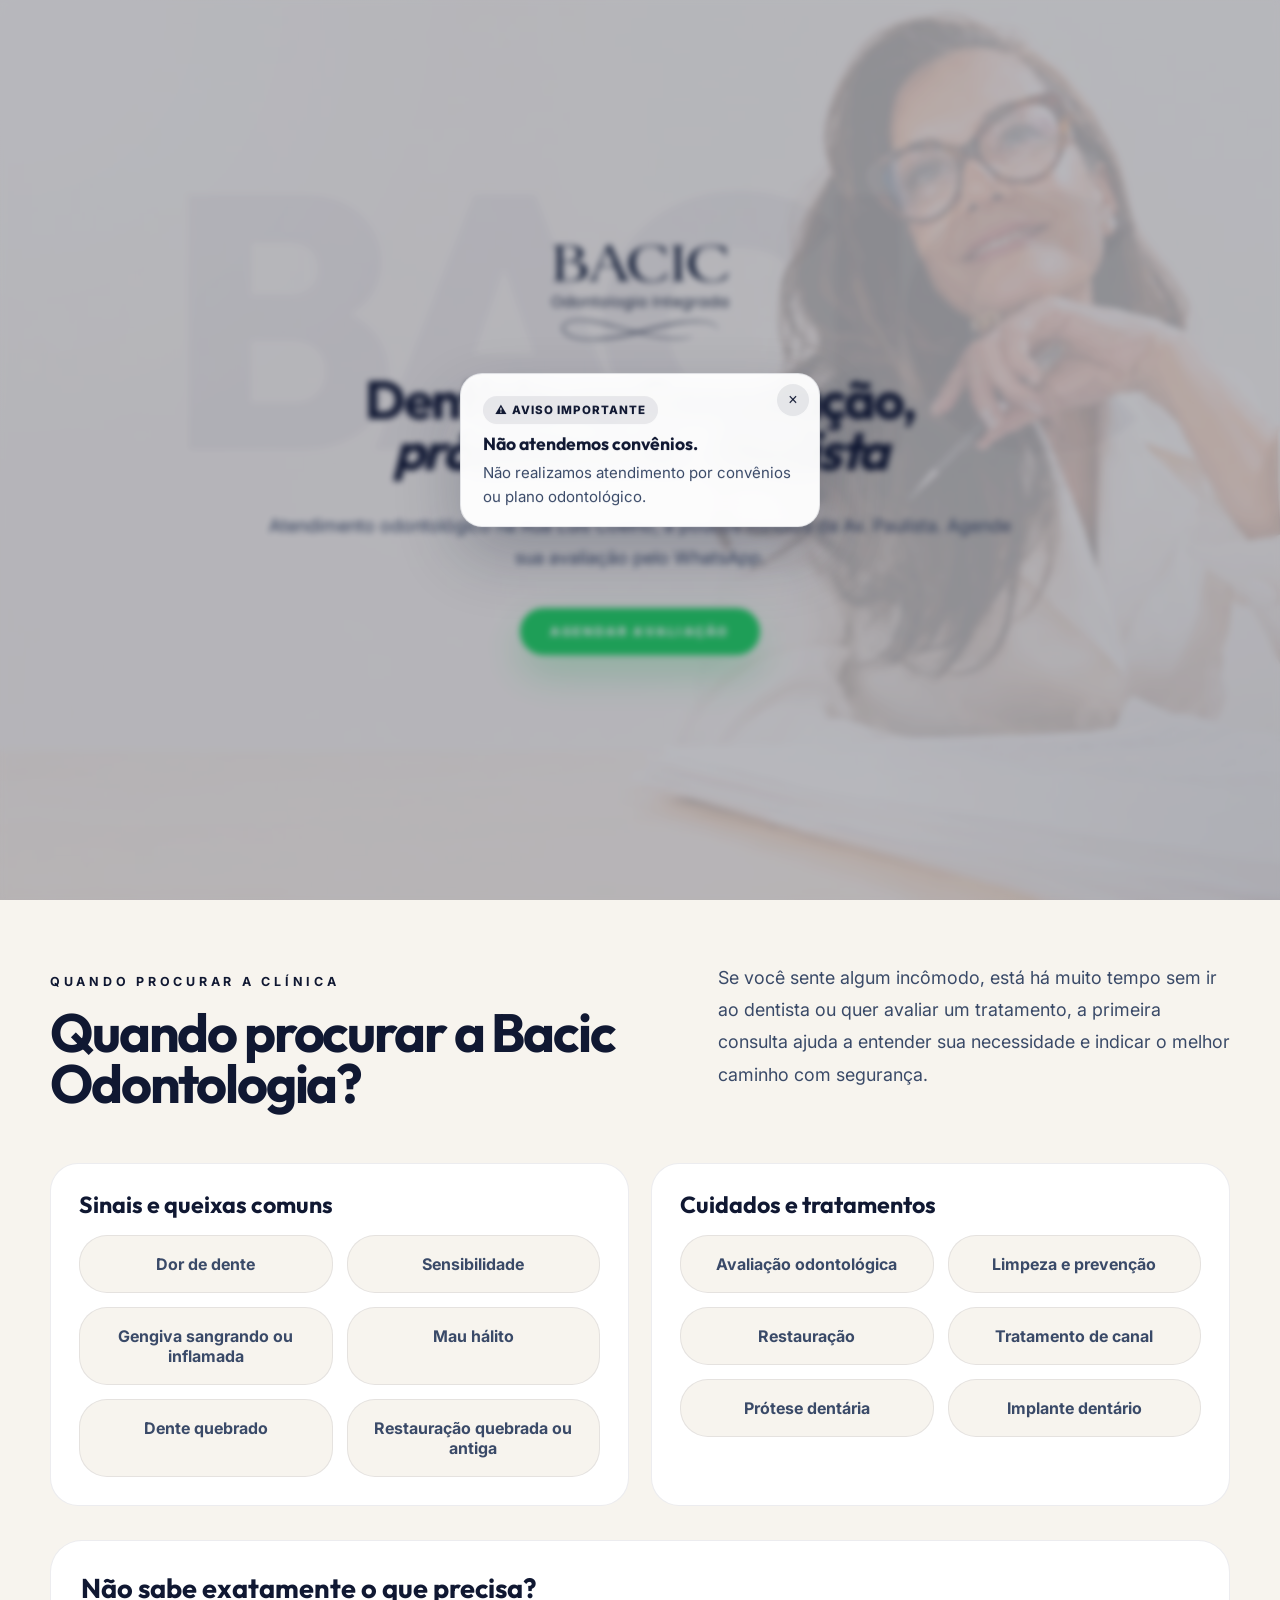
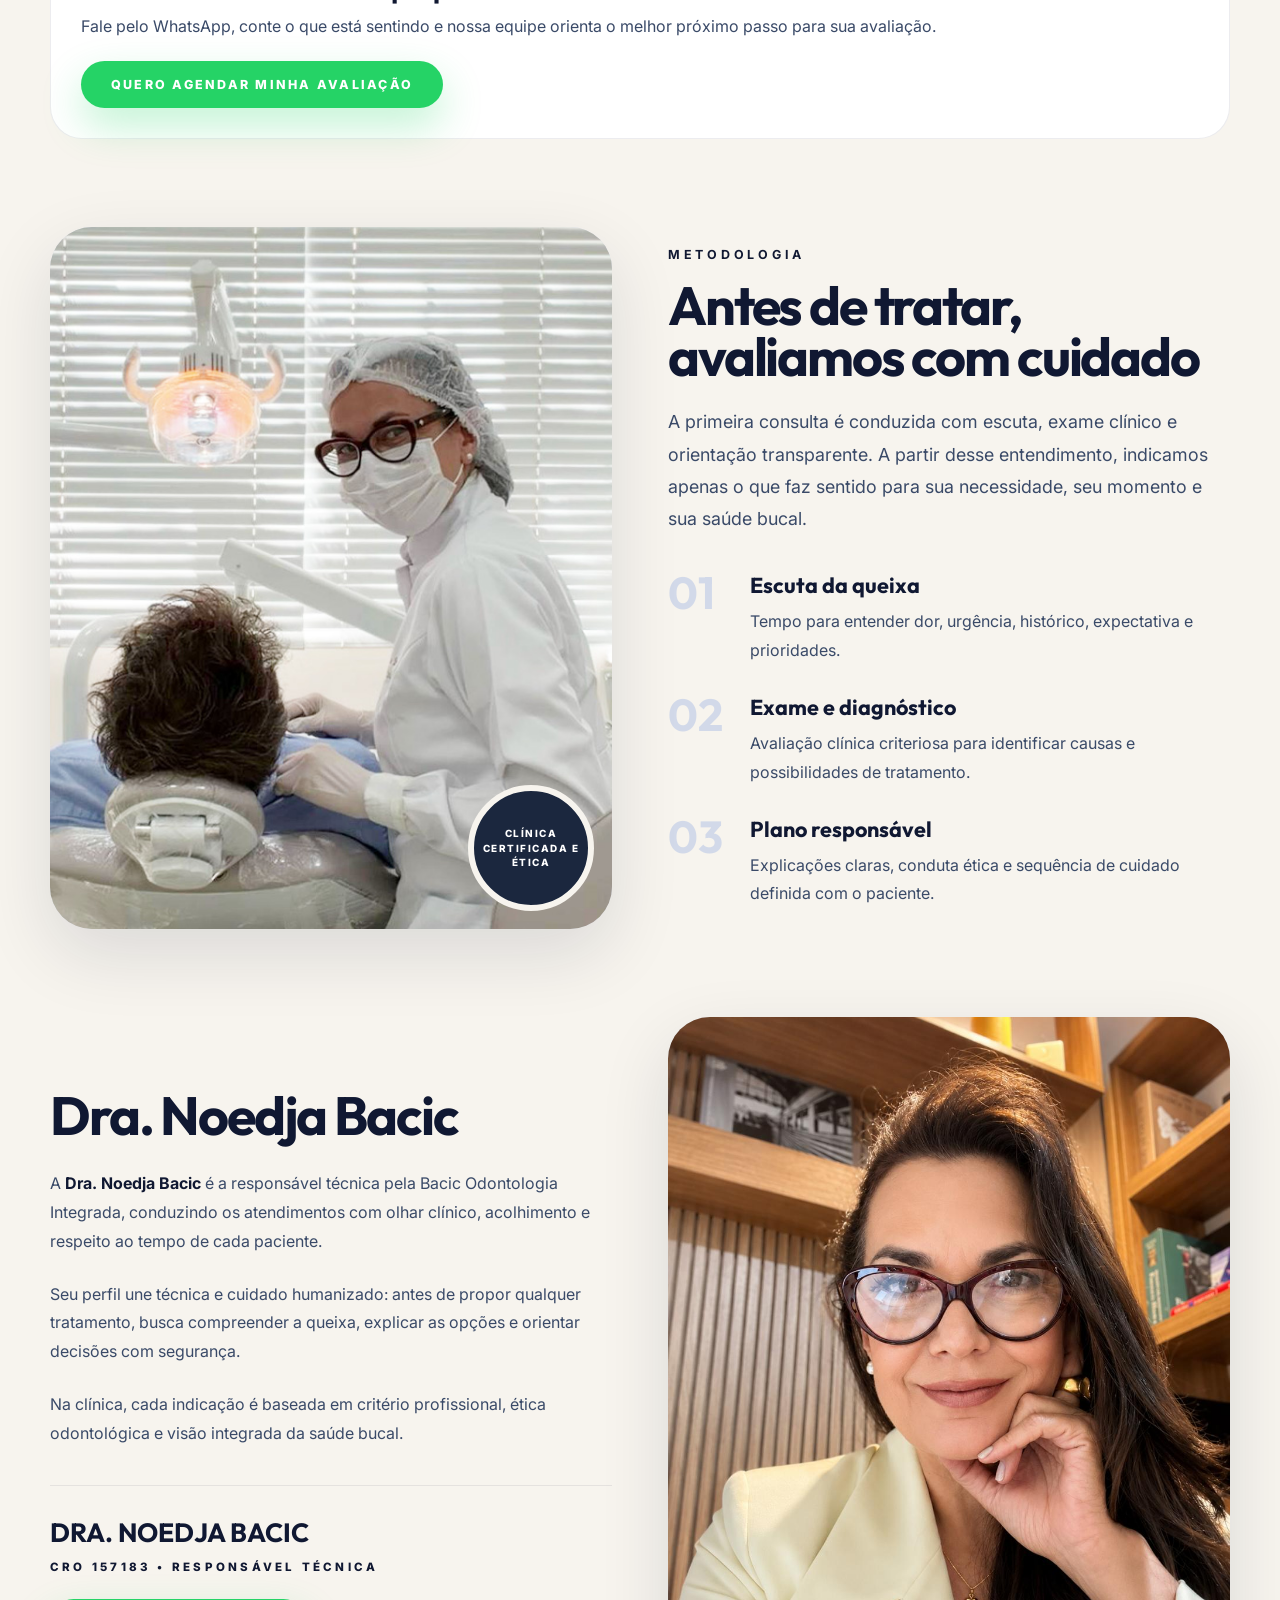
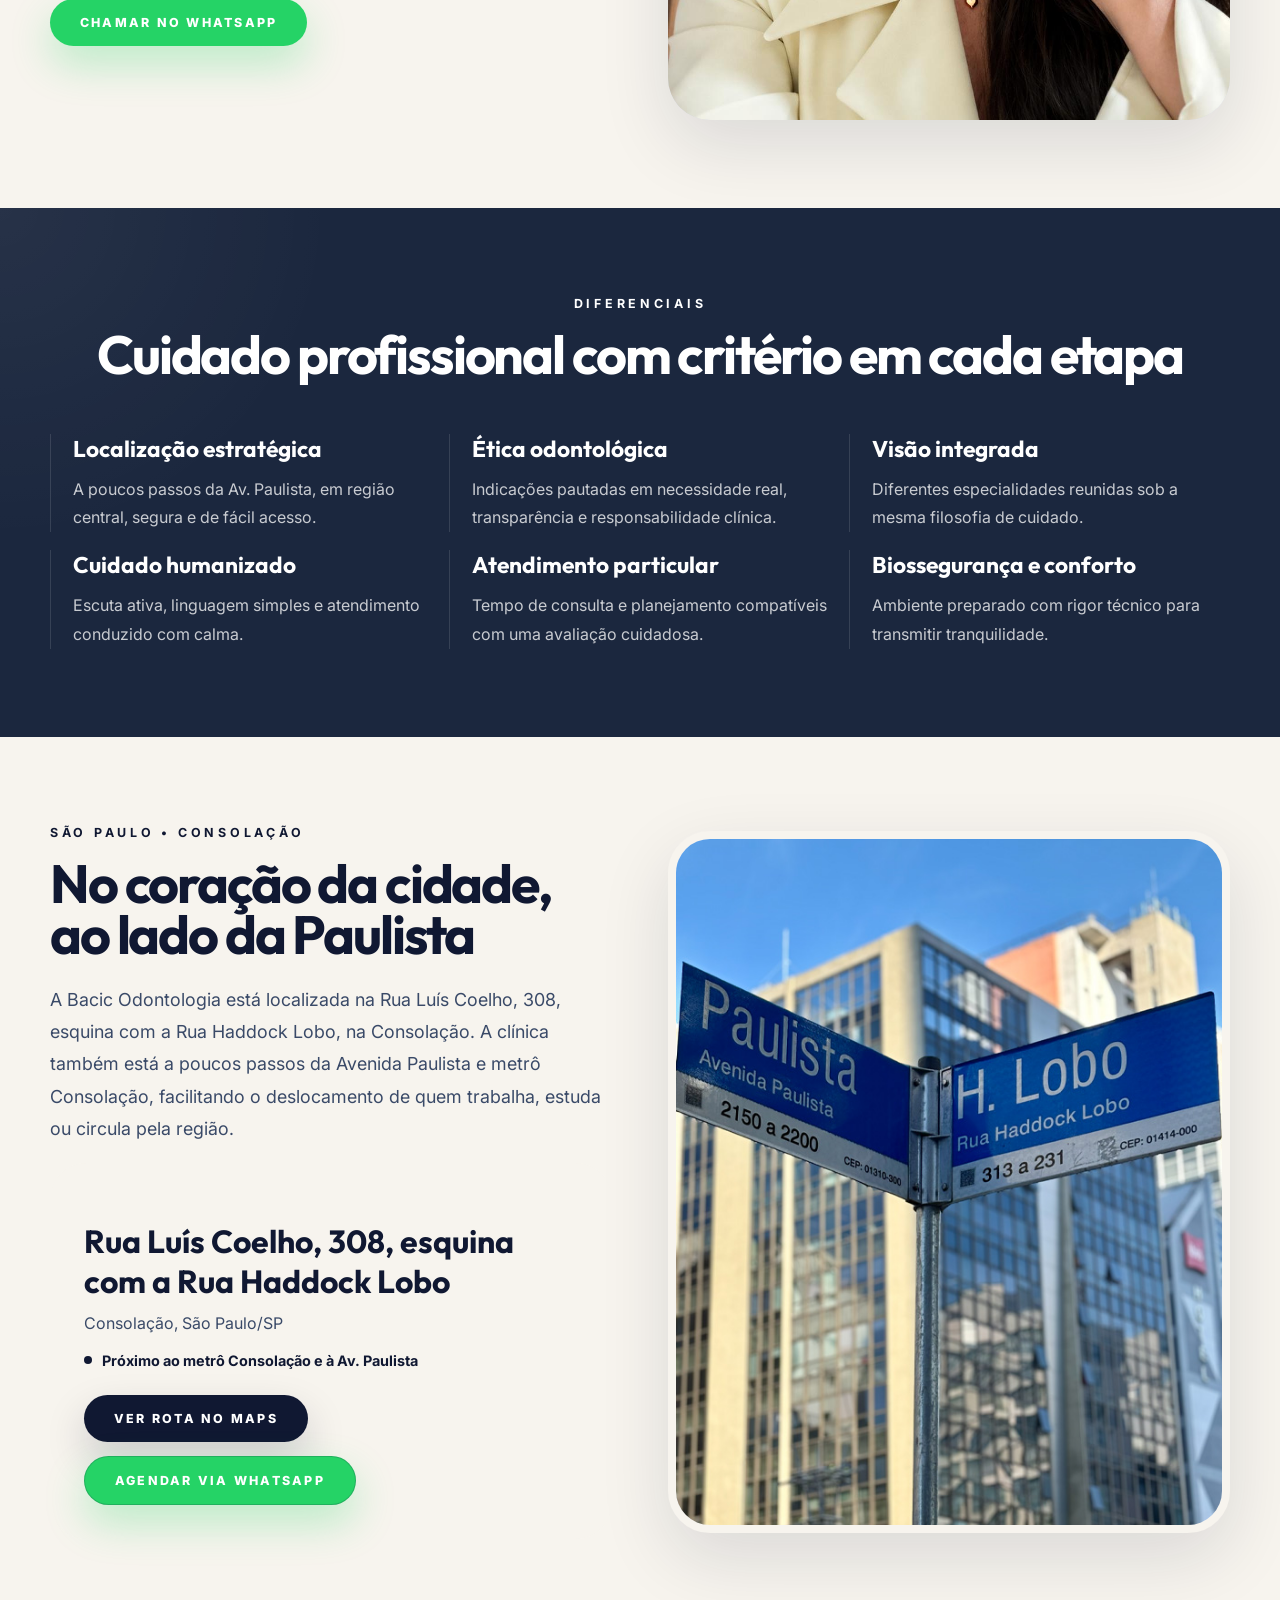
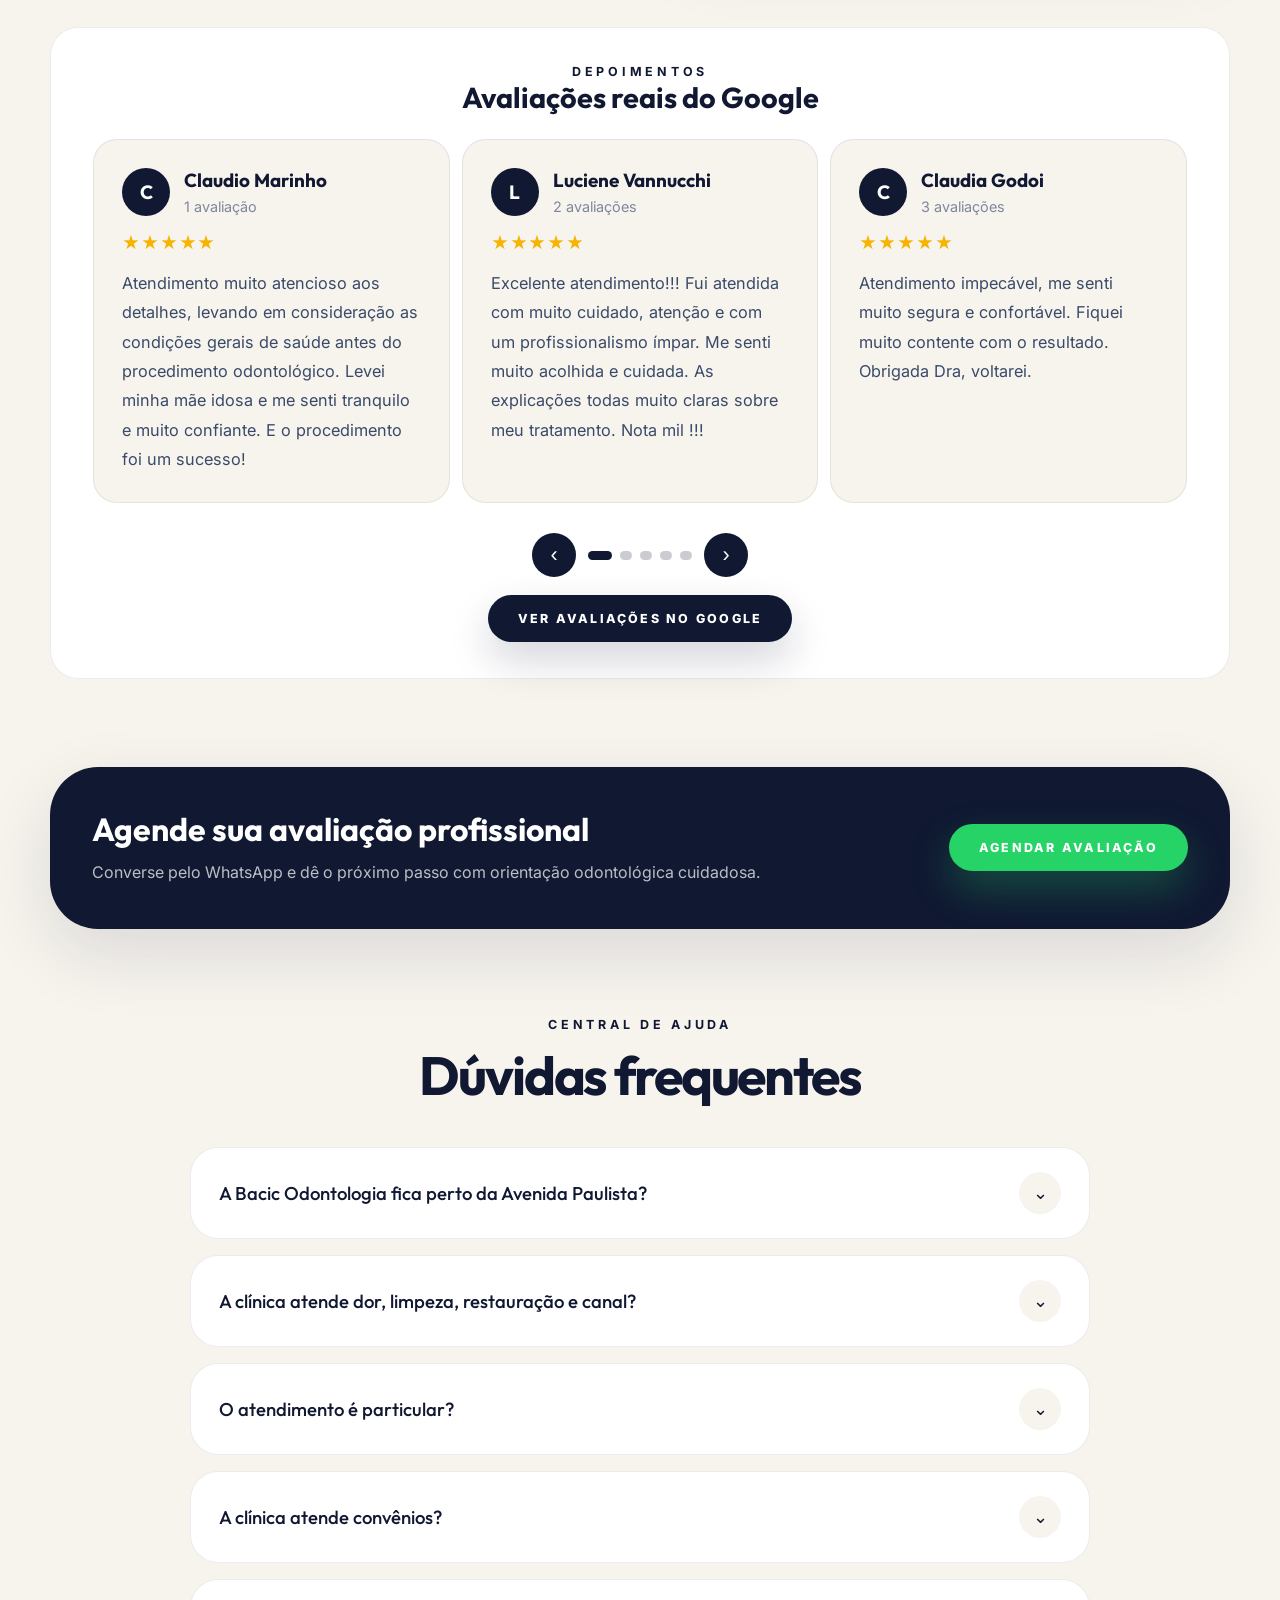
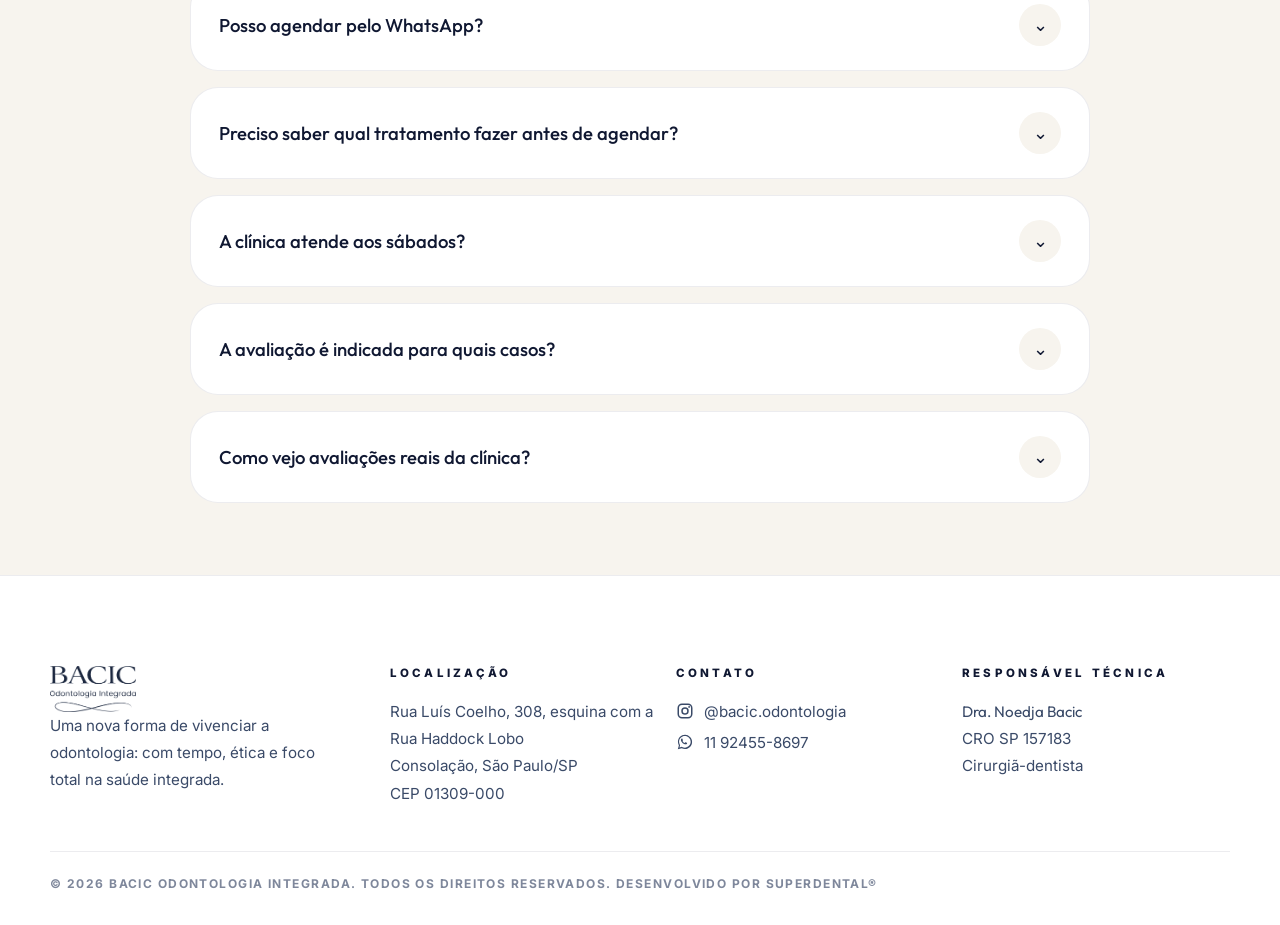
<file: institucional2.html>
<!doctype html>
<html lang="pt-BR">
  <head>
    <meta charset="UTF-8" />
    <meta name="viewport" content="width=device-width, initial-scale=1.0" />
    <meta
      name="description"
      content="Dentista na Consolação, próximo à Av. Paulista. Atendimento odontológico particular com avaliação cuidadosa na Bacic Odontologia Integrada."
    />
    <link rel="icon" type="image/png" href="./assets/favicon.png" />
    <title>Bacic Odontologia Integrada</title>
    <!-- Google Tag Manager -->
    <script>(function(w,d,s,l,i){w[l]=w[l]||[];w[l].push({'gtm.start':
    new Date().getTime(),event:'gtm.js'});var f=d.getElementsByTagName(s)[0],
    j=d.createElement(s),dl=l!='dataLayer'?'&l='+l:'';j.async=true;j.src=
    'https://www.googletagmanager.com/gtm.js?id='+i+dl;f.parentNode.insertBefore(j,f);
    })(window,document,'script','dataLayer','GTM-MZFR9W6W');</script>
    <!-- End Google Tag Manager -->
    <link rel="preconnect" href="https://fonts.googleapis.com" />
    <link rel="preconnect" href="https://fonts.gstatic.com" crossorigin />
    <link
      href="https://fonts.googleapis.com/css2?family=Outfit:wght@300;400;500;600;700;800&family=Inter:wght@300;400;500;600;700&display=swap"
      rel="stylesheet"
    />
    <style>
      :root {
        --basic-navy: #101832;
        --basic-navy-elegant: #1b273e;
        --basic-navy-muted: #3a4a68;
        --basic-blue-light: #101832;
        --basic-offwhite: #f7f4ee;
        --basic-muted: #7e879b;
        --basic-white: #ffffff;
        --basic-border: rgba(16, 24, 50, 0.08);
        --basic-shadow: 0 25px 70px rgba(16, 24, 50, 0.12);
      }

      * {
        box-sizing: border-box;
      }

      html {
        scroll-behavior: smooth;
      }

      body {
        margin: 0;
        font-family: "Inter", sans-serif;
        color: var(--basic-navy);
        background: var(--basic-offwhite);
      }

      img {
        max-width: 100%;
        display: block;
      }

      a {
        color: inherit;
        text-decoration: none;
      }

      .important-notice {
        position: fixed;
        top: 50%;
        left: 50%;
        transform: translate(-50%, -50%);
        z-index: 1200;
        width: min(360px, calc(100vw - 32px));
        padding: 22px 22px 18px;
        border: 1px solid rgba(16, 24, 50, 0.1);
        border-radius: 22px;
        background: rgba(255, 255, 255, 0.96);
        box-shadow: 0 28px 65px rgba(16, 24, 50, 0.24);
        backdrop-filter: blur(14px);
      }

      .important-notice[hidden] {
        display: none;
      }

      .important-notice-backdrop {
        position: fixed;
        inset: 0;
        z-index: 1190;
        background: rgba(16, 24, 50, 0.28);
        backdrop-filter: blur(3px);
      }

      .important-notice-backdrop[hidden] {
        display: none;
      }

      .important-notice-close {
        position: absolute;
        top: 10px;
        right: 10px;
        width: 32px;
        height: 32px;
        border: 0;
        border-radius: 999px;
        background: rgba(16, 24, 50, 0.08);
        color: var(--basic-navy);
        font-size: 1rem;
        cursor: pointer;
        transition: background-color 0.2s ease, transform 0.2s ease;
      }

      .important-notice-close:hover {
        background: rgba(16, 24, 50, 0.14);
        transform: scale(1.04);
      }

      .important-notice-badge {
        display: inline-flex;
        align-items: center;
        gap: 8px;
        margin-bottom: 10px;
        padding: 7px 12px;
        border-radius: 999px;
        background: rgba(16, 24, 50, 0.08);
        color: var(--basic-navy);
        font-size: 0.72rem;
        font-weight: 800;
        letter-spacing: 0.08em;
        text-transform: uppercase;
      }

      .important-notice h3 {
        margin: 0 28px 8px 0;
        font-family: "Outfit", sans-serif;
        font-size: 1.1rem;
        line-height: 1.1;
      }

      .important-notice p {
        margin: 0;
        color: var(--basic-navy-muted);
        font-size: 0.94rem;
        line-height: 1.55;
      }

      @media (max-width: 640px) {
        .important-notice {
          border-radius: 18px;
          padding: 18px 18px 16px;
        }
      }

      .container {
        width: min(1180px, calc(100% - 40px));
        margin: 0 auto;
      }

      .section {
        padding: 44px 0;
      }

      .eyebrow {
        margin: 0 0 18px;
        color: var(--basic-blue-light);
        font-size: 0.78rem;
        font-weight: 700;
        letter-spacing: 0.3em;
        text-transform: uppercase;
      }

      .title {
        margin: 0;
        font-family: "Outfit", sans-serif;
        font-size: clamp(2rem, 4.2vw, 3.8rem);
        line-height: 0.95;
        letter-spacing: -0.04em;
      }

      .text-lg {
        font-size: 1.12rem;
        line-height: 1.8;
        color: var(--basic-navy-muted);
      }

      .btn {
        display: inline-flex;
        align-items: center;
        justify-content: center;
        gap: 12px;
        border: 0;
        border-radius: 999px;
        padding: 16px 30px;
        font-size: 0.78rem;
        font-weight: 800;
        letter-spacing: 0.18em;
        text-transform: uppercase;
        cursor: pointer;
        transition: transform 0.2s ease, background-color 0.2s ease, color 0.2s ease;
      }

      .btn:hover {
        transform: translateY(-1px);
      }

      .btn-primary {
        background: var(--basic-navy);
        color: var(--basic-white);
        box-shadow: 0 18px 40px rgba(16, 24, 50, 0.18);
      }

      .btn-primary:hover {
        background: var(--basic-navy-elegant);
      }

      .btn-secondary {
        background: var(--basic-white);
        color: var(--basic-navy);
        border: 1px solid rgba(16, 24, 50, 0.18);
      }

      .btn[href*="wa.me"],
      .btn[href*="api.whatsapp.com"] {
        background: #25d366;
        color: #ffffff;
        box-shadow: 0 18px 40px rgba(37, 211, 102, 0.28);
      }

      .btn[href*="wa.me"]:hover,
      .btn[href*="api.whatsapp.com"]:hover {
        background: #1ebe5d;
      }

      .brand {
        display: flex;
        align-items: center;
        gap: 14px;
      }

      .brand img {
        height: 52px;
        width: auto;
      }

      .brand-text strong {
        display: block;
        font-family: "Outfit", sans-serif;
        font-size: 1.05rem;
        letter-spacing: -0.02em;
      }

      .brand-text span {
        display: block;
        margin-top: 4px;
        color: var(--basic-muted);
        font-size: 0.62rem;
        font-weight: 700;
        letter-spacing: 0.28em;
        text-transform: uppercase;
      }

      .hero {
        position: relative;
        overflow: hidden;
        background:
          linear-gradient(rgba(247, 244, 238, 0.78), rgba(247, 244, 238, 0.78)),
          url("./assets/hero.jpg") center / cover no-repeat;
        min-height: 100vh;
        display: flex;
        align-items: center;
      }

      .hero::before {
        content: "BACIC";
        position: absolute;
        inset: 10% 0 auto;
        text-align: center;
        font-family: "Outfit", sans-serif;
        font-size: min(32vw, 360px);
        font-weight: 800;
        letter-spacing: -0.08em;
        color: rgba(16, 24, 50, 0.03);
        pointer-events: none;
      }

      .hero::after {
        content: "";
        position: absolute;
        inset: 0;
        background:
          radial-gradient(circle at top left, rgba(255, 255, 255, 0.3), transparent 32%),
          radial-gradient(circle at bottom right, rgba(16, 24, 50, 0.05), transparent 28%);
        pointer-events: none;
      }

      .hero-grid {
        position: relative;
        z-index: 2;
        display: grid;
        gap: 34px;
        justify-items: center;
        padding: 70px 0;
        text-align: center;
      }

      .hero-logo {
        height: 95px;
        width: auto;
      }

      .hero p {
        max-width: 760px;
        margin: 0 auto;
      }

      .hero-actions {
        display: flex;
        flex-wrap: wrap;
        align-items: center;
        justify-content: center;
        gap: 16px;
      }

      .split-header {
        display: grid;
        grid-template-columns: 1.1fr 0.9fr;
        gap: 42px;
        align-items: end;
        margin-bottom: 54px;
      }

      .quick-benefits,
      .need-grid {
        display: grid;
        gap: 16px;
      }

      .quick-benefits {
        grid-template-columns: repeat(3, minmax(0, 1fr));
      }

      .benefit-item,
      .need-group,
      .need-item,
      .review-panel {
        border: 1px solid rgba(16, 24, 50, 0.08);
        border-radius: 28px;
        background: var(--basic-white);
      }

      .benefit-item {
        padding: 26px;
        font-family: "Outfit", sans-serif;
        font-size: 1.35rem;
        font-weight: 600;
        line-height: 1.18;
      }

      .need-grid {
        grid-template-columns: repeat(2, minmax(0, 1fr));
        gap: 22px;
      }

      .need-group {
        padding: 28px;
      }

      .need-group-title {
        margin: 0 0 18px;
        font-family: "Outfit", sans-serif;
        font-size: 1.45rem;
        line-height: 1.1;
      }

      .need-list {
        display: grid;
        grid-template-columns: repeat(2, minmax(0, 1fr));
        gap: 14px;
      }

      .need-item {
        padding: 18px 20px;
        color: var(--basic-navy-muted);
        font-weight: 700;
        text-align: center;
        background: var(--basic-offwhite);
      }

      .review-panel {
        display: grid;
        gap: 18px;
        padding: 36px;
      }

      .review-panel strong {
        font-family: "Outfit", sans-serif;
        font-size: 1.8rem;
      }

      .review-header {
        text-align: center;
      }

      .review-carousel {
        position: relative;
        overflow: hidden;
        --review-visible: 3;
      }

      .review-track {
        display: flex;
        align-items: stretch;
        transition: transform 0.35s ease;
      }

      .review-slide {
        display: flex;
        min-width: calc(100% / var(--review-visible));
        padding: 6px;
      }

      .review-card {
        display: grid;
        gap: 16px;
        grid-template-rows: auto auto 1fr;
        width: 100%;
        min-height: 320px;
        padding: 28px;
        border: 1px solid rgba(16, 24, 50, 0.08);
        border-radius: 24px;
        background: var(--basic-offwhite);
        text-align: left;
      }

      .review-author {
        display: flex;
        align-items: center;
        gap: 14px;
      }

      .review-avatar {
        display: grid;
        place-items: center;
        width: 48px;
        height: 48px;
        border-radius: 999px;
        background: var(--basic-navy);
        color: var(--basic-white);
        font-family: "Outfit", sans-serif;
        font-size: 1.2rem;
        font-weight: 700;
      }

      .review-author h3 {
        margin: 0 0 4px;
        font-family: "Outfit", sans-serif;
        font-size: 1.18rem;
      }

      .review-author span {
        color: var(--basic-muted);
        font-size: 0.9rem;
      }

      .review-stars {
        color: #f6b300;
        font-size: 1.08rem;
        letter-spacing: 0.05em;
      }

      .review-card p {
        margin: 0;
        color: var(--basic-navy-muted);
        font-size: 1.02rem;
        line-height: 1.8;
      }

      .review-controls {
        display: flex;
        align-items: center;
        justify-content: center;
        gap: 12px;
        margin-top: 6px;
      }

      .review-button {
        display: grid;
        place-items: center;
        width: 44px;
        height: 44px;
        border: 0;
        border-radius: 999px;
        background: var(--basic-navy);
        color: var(--basic-white);
        font-size: 1.35rem;
        cursor: pointer;
      }

      .review-dots {
        display: flex;
        align-items: center;
        gap: 8px;
      }

      .review-dot {
        width: 9px;
        height: 9px;
        border: 0;
        border-radius: 999px;
        background: rgba(16, 24, 50, 0.22);
        cursor: pointer;
      }

      .review-dot.active {
        width: 24px;
        background: var(--basic-navy);
      }

      .inline-cta {
        display: flex;
        flex-wrap: wrap;
        align-items: center;
        justify-content: space-between;
        gap: 20px;
        margin-top: 34px;
        padding: 30px;
        border-radius: 32px;
        background: var(--basic-white);
        border: 1px solid rgba(16, 24, 50, 0.08);
      }

      .inline-cta h3 {
        margin: 0 0 8px;
        font-family: "Outfit", sans-serif;
        font-size: 1.7rem;
      }

      .inline-cta p {
        margin: 0;
        color: var(--basic-navy-muted);
        line-height: 1.7;
      }

      .service-grid,
      .differentials-grid,
      .footer-grid {
        display: grid;
        gap: 18px;
      }

      .service-grid {
        grid-template-columns: repeat(5, minmax(0, 1fr));
      }

      .service-card {
        display: flex;
        flex-direction: column;
        justify-content: space-between;
        min-height: 240px;
        padding: 28px;
        border: 1px solid rgba(16, 24, 50, 0.06);
        border-radius: 28px;
        background: var(--basic-white);
        transition: transform 0.25s ease, border-color 0.25s ease, background-color 0.25s ease;
      }

      .service-card:hover {
        transform: translateY(-4px);
        background: var(--basic-offwhite);
        border-color: rgba(190, 203, 231, 0.9);
      }

      .service-line {
        width: 44px;
        height: 1px;
        margin-bottom: 24px;
        background: var(--basic-blue-light);
      }

      .service-icon {
        width: 32px;
        height: 32px;
        margin-bottom: 20px;
        object-fit: contain;
      }

      .service-card h3,
      .method-step h3,
      .faq-question,
      .differential h3,
      .footer-name {
        font-family: "Outfit", sans-serif;
      }

      .service-card h3 {
        margin: 0 0 12px;
        font-size: 1.3rem;
        line-height: 1.15;
      }

      .service-card p {
        margin: 0;
        color: var(--basic-navy-muted);
        font-size: 0.95rem;
        line-height: 1.7;
      }

      .method-section,
      .cta-band {
        background: var(--basic-offwhite);
      }

      .method-grid,
      .about-grid,
      .location-grid {
        display: grid;
        grid-template-columns: repeat(2, minmax(0, 1fr));
        gap: 56px;
        align-items: center;
      }

      .image-card {
        position: relative;
        overflow: hidden;
        border-radius: 42px;
        background: #d8dde7;
        box-shadow: var(--basic-shadow);
      }

      .image-card img {
        width: 100%;
        height: 100%;
        object-fit: cover;
      }

      .image-card.tall {
        aspect-ratio: 4 / 5;
      }

      .image-card.wide {
        aspect-ratio: 1.18 / 1;
      }

      .badge {
        position: absolute;
        right: 18px;
        bottom: 18px;
        display: grid;
        place-items: center;
        width: 126px;
        height: 126px;
        border: 6px solid var(--basic-offwhite);
        border-radius: 999px;
        background: var(--basic-navy-elegant);
        color: var(--basic-white);
        font-size: 0.62rem;
        font-weight: 800;
        letter-spacing: 0.15em;
        line-height: 1.45;
        text-align: center;
        text-transform: uppercase;
      }

      .method-steps {
        display: grid;
        gap: 28px;
      }

      .method-step {
        display: grid;
        grid-template-columns: 64px 1fr;
        gap: 18px;
        align-items: start;
      }

      .method-step-number {
        color: rgba(190, 203, 231, 0.65);
        font-family: "Outfit", sans-serif;
        font-size: 2.8rem;
        font-weight: 700;
        line-height: 1;
      }

      .method-step h3 {
        margin: 0 0 8px;
        font-size: 1.35rem;
      }

      .method-step p,
      .about-copy p,
      .differential p,
      .contact-box p,
      .footer-copy,
      .footer-col p,
      .faq-answer {
        margin: 0;
        color: var(--basic-navy-muted);
        line-height: 1.8;
      }

      .about-copy {
        display: grid;
        gap: 24px;
      }

      .about-copy strong {
        color: var(--basic-navy);
      }

      .doctor-card {
        display: flex;
        flex-wrap: wrap;
        gap: 24px;
        align-items: center;
        margin-top: 38px;
        padding-top: 30px;
        border-top: 1px solid rgba(16, 24, 50, 0.08);
      }

      .doctor-card h3 {
        margin: 0 0 6px;
        font-family: "Outfit", sans-serif;
        font-size: 1.65rem;
        text-transform: uppercase;
      }

      .doctor-card span {
        color: var(--basic-blue-light);
        font-size: 0.72rem;
        font-weight: 800;
        letter-spacing: 0.28em;
        text-transform: uppercase;
      }

      .differentials {
        background:
          radial-gradient(circle at left top, rgba(255, 255, 255, 0.05), transparent 24%),
          var(--basic-navy-elegant);
        color: var(--basic-white);
        padding-top: 88px;
        padding-bottom: 88px;
      }

      .differentials .title,
      .differentials .eyebrow {
        text-align: center;
      }

      .differentials .eyebrow {
        color: var(--basic-white);
      }

      .differentials-grid {
        grid-template-columns: repeat(3, minmax(0, 1fr));
        margin-top: 54px;
      }

      .differential {
        padding-left: 22px;
        border-left: 1px solid rgba(255, 255, 255, 0.12);
      }

      .differential h3 {
        margin: 0 0 12px;
        font-size: 1.42rem;
      }

      .differential p {
        color: rgba(255, 255, 255, 0.76);
      }

      .contact-box {
        padding: 34px;
        border-radius: 36px;
        background: var(--basic-offwhite);
      }

      .contact-box h3 {
        margin: 0 0 10px;
        font-family: "Outfit", sans-serif;
        font-size: 2rem;
      }

      .contact-address {
        margin-top: 24px;
      }

      .contact-address strong {
        display: block;
        margin-bottom: 8px;
        font-family: "Outfit", sans-serif;
        font-size: 2rem;
      }

      .contact-chip {
        display: inline-flex;
        align-items: center;
        gap: 10px;
        margin-top: 14px;
        color: var(--basic-blue-light);
        font-size: 0.9rem;
        font-weight: 700;
      }

      .contact-chip::before {
        content: "";
        width: 8px;
        height: 8px;
        border-radius: 999px;
        background: var(--basic-blue-light);
      }

      .button-row {
        display: flex;
        flex-wrap: wrap;
        gap: 14px;
        margin-top: 26px;
      }

      .map-frame {
        overflow: hidden;
        border: 8px solid var(--basic-offwhite);
        border-radius: 42px;
        box-shadow: var(--basic-shadow);
        background: #edf1f7;
        aspect-ratio: 4 / 5;
      }

      .map-frame iframe {
        width: 100%;
        height: 100%;
        border: 0;
      }

      .map-frame img {
        width: 100%;
        height: 100%;
        object-fit: cover;
        display: block;
      }

      .cta-panel {
        display: flex;
        flex-wrap: wrap;
        align-items: center;
        justify-content: space-between;
        gap: 20px;
        padding: 42px;
        border-radius: 48px;
        background: var(--basic-navy);
        color: var(--basic-white);
        box-shadow: var(--basic-shadow);
      }

      .cta-panel h3 {
        margin: 0 0 10px;
        font-family: "Outfit", sans-serif;
        font-size: 2rem;
      }

      .cta-panel p {
        margin: 0;
        color: rgba(255, 255, 255, 0.72);
        line-height: 1.7;
      }

      .faq-wrap {
        display: grid;
        gap: 16px;
        margin-top: 46px;
      }

      .faq-item {
        overflow: hidden;
        border: 1px solid rgba(16, 24, 50, 0.08);
        border-radius: 28px;
        background: var(--basic-white);
      }

      .faq-question {
        width: 100%;
        display: flex;
        align-items: center;
        justify-content: space-between;
        gap: 20px;
        padding: 24px 28px;
        border: 0;
        background: transparent;
        color: var(--basic-navy);
        font-size: 1.16rem;
        font-weight: 500;
        text-align: left;
        cursor: pointer;
      }

      .faq-icon {
        flex: 0 0 auto;
        display: grid;
        place-items: center;
        width: 42px;
        height: 42px;
        border-radius: 999px;
        background: var(--basic-offwhite);
        font-size: 1.1rem;
        transition: transform 0.2s ease, background-color 0.2s ease, color 0.2s ease;
      }

      .faq-item.open .faq-icon {
        background: var(--basic-navy);
        color: var(--basic-white);
        transform: rotate(180deg);
      }

      .faq-answer {
        display: none;
        padding: 0 28px 24px;
      }

      .faq-item.open .faq-answer {
        display: block;
      }

      .center {
        text-align: center;
      }

      .footer {
        padding: 90px 0 34px;
        background: var(--basic-white);
        border-top: 1px solid rgba(16, 24, 50, 0.08);
      }

      .footer-grid {
        grid-template-columns: 1.2fr 1fr 1fr 1fr;
      }

      .footer-logo img {
        height: 46px;
      }

      .footer-copy {
        margin-top: 18px;
        max-width: 270px;
        font-size: 0.95rem;
      }

      .footer-col h4 {
        margin: 0 0 18px;
        color: var(--basic-blue-light);
        font-size: 0.72rem;
        font-weight: 800;
        letter-spacing: 0.28em;
        text-transform: uppercase;
      }

      .footer-col p,
      .footer-col a {
        font-size: 0.95rem;
      }

      .contact-link {
        display: inline-flex;
        align-items: center;
        gap: 10px;
      }

      .contact-link svg {
        width: 18px;
        height: 18px;
        flex: 0 0 auto;
      }

      .footer-bottom {
        margin-top: 44px;
        padding-top: 24px;
        border-top: 1px solid rgba(16, 24, 50, 0.08);
        color: var(--basic-muted);
        font-size: 0.75rem;
        font-weight: 700;
        letter-spacing: 0.12em;
        text-transform: uppercase;
      }

      .floating-whatsapp {
        position: fixed;
        right: 22px;
        bottom: 22px;
        z-index: 45;
        display: inline-flex;
        align-items: center;
        justify-content: center;
        width: 64px;
        height: 64px;
        padding: 0;
        border-radius: 999px;
        background: #25d366;
        color: var(--basic-white);
        box-shadow: 0 18px 40px rgba(37, 211, 102, 0.28);
      }

      .floating-whatsapp::before {
        content: "";
        width: 30px;
        height: 30px;
        background: center / contain no-repeat
          url("data:image/svg+xml,%3Csvg xmlns='http://www.w3.org/2000/svg' viewBox='0 0 32 32'%3E%3Cpath fill='%23fff' d='M19.11 17.21c-.27-.14-1.59-.78-1.84-.87-.25-.09-.43-.14-.61.14-.18.27-.7.87-.86 1.05-.16.18-.31.2-.58.07-.27-.14-1.13-.42-2.15-1.34-.8-.71-1.34-1.59-1.5-1.86-.16-.27-.02-.41.12-.54.12-.12.27-.31.41-.47.14-.16.18-.27.27-.45.09-.18.05-.34-.02-.47-.07-.14-.61-1.47-.84-2.02-.22-.52-.44-.45-.61-.46h-.52c-.18 0-.47.07-.72.34-.25.27-.95.93-.95 2.27 0 1.34.97 2.63 1.11 2.81.14.18 1.91 2.91 4.63 4.08.65.28 1.15.45 1.54.58.65.21 1.25.18 1.72.11.52-.08 1.59-.65 1.82-1.28.23-.63.23-1.17.16-1.28-.07-.11-.25-.18-.52-.32Z'/%3E%3Cpath fill='%23fff' d='M16.02 3.2c-6.93 0-12.56 5.62-12.56 12.54 0 2.21.58 4.36 1.68 6.26L3.2 28.8l6.98-1.83a12.57 12.57 0 0 0 5.84 1.48h.01c6.92 0 12.55-5.62 12.55-12.54 0-3.35-1.3-6.5-3.67-8.87A12.45 12.45 0 0 0 16.02 3.2Zm0 22.99h-.01a10.4 10.4 0 0 1-5.3-1.45l-.38-.22-4.14 1.09 1.11-4.03-.25-.41a10.28 10.28 0 0 1-1.58-5.43c0-5.68 4.63-10.3 10.33-10.3 2.75 0 5.33 1.07 7.28 3.02a10.23 10.23 0 0 1 3.02 7.28c0 5.68-4.63 10.3-10.32 10.3Z'/%3E%3C/svg%3E");
      }

      .floating-label {
        display: none;
      }

      @media (max-width: 1080px) {
        .need-list {
          grid-template-columns: 1fr;
        }

        .service-grid {
          grid-template-columns: repeat(3, minmax(0, 1fr));
        }

        .differentials-grid,
        .footer-grid {
          grid-template-columns: repeat(2, minmax(0, 1fr));
        }
      }

      @media (max-width: 820px) {
        .split-header,
        .method-grid,
        .about-grid,
        .location-grid,
        .differentials-grid,
        .footer-grid {
          grid-template-columns: 1fr;
        }

        .quick-benefits {
          grid-template-columns: 1fr;
        }

        .service-grid {
          grid-template-columns: repeat(2, minmax(0, 1fr));
        }

        .review-carousel {
          --review-visible: 2;
        }

        .section {
          padding: 88px 0;
        }

        .hero-logo {
          height: 76px;
        }

        .cta-panel,
        .contact-box {
          padding: 28px;
        }

        #sobre .image-card {
          order: -1;
        }

        #localizacao .map-frame {
          order: -1;
        }
      }

      @media (max-width: 560px) {
        .container {
          width: min(100% - 28px, 1180px);
        }

        .hero {
          background:
            linear-gradient(rgba(247, 244, 238, 0.74), rgba(247, 244, 238, 0.74)),
            url("./assets/hero.jpg") calc(62% - 200px) center / cover no-repeat;
        }

        .service-grid,
        .need-grid,
        .need-list {
          grid-template-columns: 1fr;
        }

        .need-group {
          padding: 22px;
        }

        .review-carousel {
          --review-visible: 1;
        }

        .review-card {
          min-height: auto;
        }

        #tratamentos {
          padding-bottom: 22px !important;
        }

        .method-section {
          padding-top: 22px;
          padding-bottom: 22px;
        }

        #sobre {
          padding-top: 22px !important;
        }

        #localizacao {
          padding-bottom: 22px !important;
        }

        .cta-band {
          padding-top: 22px !important;
          padding-bottom: 22px !important;
        }

        .cta-panel {
          padding: 24px;
        }

        .cta-panel h3,
        .cta-panel p {
          text-align: left;
        }

        .cta-panel + .section,
        .cta-band + .section {
          padding-top: 22px;
        }

        .hero-actions,
        .button-row,
        .doctor-card,
        .inline-cta {
          align-items: stretch;
        }

        .btn {
          width: 100%;
        }

        .brand-text {
          display: none;
        }

        .faq-question {
          padding: 20px 22px;
          font-size: 1.02rem;
        }

        .faq-answer {
          padding: 0 22px 20px;
        }

        .floating-whatsapp {
          display: none;
        }

        .floating-label {
          display: none;
        }

        .footer,
        .footer-col,
        .footer-copy,
        .footer-bottom {
          text-align: center;
        }

        .footer-grid {
          justify-items: center;
        }

        .footer-logo {
          justify-content: center;
        }

        .footer-logo img {
          height: 58px;
        }

        .footer-copy {
          max-width: 320px;
          margin-left: auto;
          margin-right: auto;
        }
      }
    </style>
  </head>
  <body>
    <div class="important-notice-backdrop" id="important-notice-backdrop" aria-hidden="true"></div>
    <aside class="important-notice" id="important-notice" aria-live="polite">
      <button class="important-notice-close" type="button" aria-label="Fechar aviso">
        ×
      </button>
      <span class="important-notice-badge">⚠️ Aviso Importante</span>
      <h3>Não atendemos convênios.</h3>
      <p>Não realizamos atendimento por convênios ou plano odontológico.</p>
    </aside>

    <!-- Google Tag Manager (noscript) -->
    <noscript><iframe src="https://www.googletagmanager.com/ns.html?id=GTM-MZFR9W6W"
    height="0" width="0" style="display:none;visibility:hidden"></iframe></noscript>
    <!-- End Google Tag Manager (noscript) -->
    <main id="top">
      <section class="hero">
        <div class="container hero-grid">
          <img class="hero-logo" src="./assets/logo-basic.webp" alt="Logo Bacic Odontologia" />
          <h1 class="title">
            Dentista na Consolação, <br />
            <em>próximo à Av. Paulista</em>
          </h1>
          <p class="text-lg">
            Atendimento odontológico na Rua Luís Coelho, a poucos minutos da Av. Paulista.
            Agende sua avaliação pelo WhatsApp.
          </p>
          <div class="hero-actions">
            <a
              class="btn btn-primary sellbot-wpp-open"
              href="https://wa.me/5511924558697?text=Ol%C3%A1%2C%20vim%20pelo%20Google%20e%20gostaria%20de%20agendar%20uma%20avalia%C3%A7%C3%A3o%20na%20Bacic%20Odontologia%20Integrada."
              target="_blank"
              rel="noopener noreferrer"
            >
              Agendar avaliação
            </a>
          </div>
        </div>
      </section>

      <section class="section" id="quando-procurar">
        <div class="container">
          <div class="split-header">
            <div>
              <p class="eyebrow">Quando procurar a clínica</p>
              <h2 class="title">Quando procurar a Bacic Odontologia?</h2>
            </div>
            <p class="text-lg">
              Se você sente algum incômodo, está há muito tempo sem ir ao dentista ou quer avaliar
              um tratamento, a primeira consulta ajuda a entender sua necessidade e indicar o melhor
              caminho com segurança.
            </p>
          </div>

          <div class="need-grid">
            <div class="need-group">
              <h3 class="need-group-title">Sinais e queixas comuns</h3>
              <div class="need-list">
                <div class="need-item">Dor de dente</div>
                <div class="need-item">Sensibilidade</div>
                <div class="need-item">Gengiva sangrando ou inflamada</div>
                <div class="need-item">Mau hálito</div>
                <div class="need-item">Dente quebrado</div>
                <div class="need-item">Restauração quebrada ou antiga</div>
              </div>
            </div>
            <div class="need-group">
              <h3 class="need-group-title">Cuidados e tratamentos</h3>
              <div class="need-list">
                <div class="need-item">Avaliação odontológica</div>
                <div class="need-item">Limpeza e prevenção</div>
                <div class="need-item">Restauração</div>
                <div class="need-item">Tratamento de canal</div>
                <div class="need-item">Prótese dentária</div>
                <div class="need-item">Implante dentário</div>
              </div>
            </div>
          </div>

          <div class="inline-cta">
            <div>
              <h3>Não sabe exatamente o que precisa?</h3>
              <p>
                Fale pelo WhatsApp, conte o que está sentindo e nossa equipe orienta o melhor
                próximo passo para sua avaliação.
              </p>
            </div>
            <a
              class="btn btn-primary sellbot-wpp-open"
              href="https://wa.me/5511924558697?text=Ol%C3%A1%2C%20gostaria%20de%20agendar%20uma%20avalia%C3%A7%C3%A3o%20na%20Bacic%20Odontologia."
              target="_blank"
              rel="noopener noreferrer"
            >
              Quero agendar minha avaliação
            </a>
          </div>
        </div>
      </section>

      <section class="section method-section" id="metodologia">
        <div class="container method-grid">
          <div class="image-card tall">
            <img
              src="./assets/metodologia.jpg"
              alt="Atendimento humanizado na Bacic"
            />
            <div class="badge">Clínica certificada e ética</div>
          </div>

          <div>
            <p class="eyebrow">Metodologia</p>
            <h2 class="title">Antes de tratar, avaliamos com cuidado</h2>
            <p class="text-lg" style="margin-top: 24px">
              A primeira consulta é conduzida com escuta, exame clínico e orientação transparente.
              A partir desse entendimento, indicamos apenas o que faz sentido para sua necessidade,
              seu momento e sua saúde bucal.
            </p>

            <div class="method-steps" style="margin-top: 36px">
              <div class="method-step">
                <div class="method-step-number">01</div>
                <div>
                  <h3>Escuta da queixa</h3>
                  <p>Tempo para entender dor, urgência, histórico, expectativa e prioridades.</p>
                </div>
              </div>
              <div class="method-step">
                <div class="method-step-number">02</div>
                <div>
                  <h3>Exame e diagnóstico</h3>
                  <p>Avaliação clínica criteriosa para identificar causas e possibilidades de tratamento.</p>
                </div>
              </div>
              <div class="method-step">
                <div class="method-step-number">03</div>
                <div>
                  <h3>Plano responsável</h3>
                  <p>Explicações claras, conduta ética e sequência de cuidado definida com o paciente.</p>
                </div>
              </div>
            </div>
          </div>
        </div>
      </section>

      <section class="section" id="sobre" style="padding-bottom: 88px">
        <div class="container about-grid">
          <div>
            <h2 class="title">Dra. Noedja Bacic</h2>
            <div class="about-copy" style="margin-top: 28px">
              <p>
                A <strong>Dra. Noedja Bacic</strong> é a responsável técnica pela Bacic Odontologia
                Integrada, conduzindo os atendimentos com olhar clínico, acolhimento e respeito ao
                tempo de cada paciente.
              </p>
              <p>
                Seu perfil une técnica e cuidado humanizado: antes de propor qualquer tratamento,
                busca compreender a queixa, explicar as opções e orientar decisões com segurança.
              </p>
              <p>
                Na clínica, cada indicação é baseada em critério profissional, ética odontológica e
                visão integrada da saúde bucal.
              </p>
            </div>

            <div class="doctor-card">
              <div>
                <h3>Dra. Noedja Bacic</h3>
                <span>CRO 157183 • Responsável técnica</span>
              </div>
              <a
                class="btn btn-primary sellbot-wpp-open"
                href="https://wa.me/5511924558697?text=Ol%C3%A1%2C%20vim%20pelo%20Google%20e%20gostaria%20de%20agendar%20uma%20avalia%C3%A7%C3%A3o%20na%20Bacic%20Odontologia%20Integrada."
                target="_blank"
                rel="noopener noreferrer"
              >
                Chamar no WhatsApp
              </a>
            </div>

          </div>

          <div class="image-card tall">
            <img
              src="./assets/sobre.jpg"
              alt="Dra. Noedja Bacic"
            />
          </div>
        </div>
      </section>

      <section class="section differentials" id="diferenciais">
        <div class="container">
          <p class="eyebrow">Diferenciais</p>
          <h2 class="title">Cuidado profissional com critério em cada etapa</h2>

          <div class="differentials-grid">
            <div class="differential">
              <h3>Localização estratégica</h3>
              <p>A poucos passos da Av. Paulista, em região central, segura e de fácil acesso.</p>
            </div>
            <div class="differential">
              <h3>Ética odontológica</h3>
              <p>Indicações pautadas em necessidade real, transparência e responsabilidade clínica.</p>
            </div>
            <div class="differential">
              <h3>Visão integrada</h3>
              <p>Diferentes especialidades reunidas sob a mesma filosofia de cuidado.</p>
            </div>
            <div class="differential">
              <h3>Cuidado humanizado</h3>
              <p>Escuta ativa, linguagem simples e atendimento conduzido com calma.</p>
            </div>
            <div class="differential">
              <h3>Atendimento particular</h3>
              <p>Tempo de consulta e planejamento compatíveis com uma avaliação cuidadosa.</p>
            </div>
            <div class="differential">
              <h3>Biossegurança e conforto</h3>
              <p>Ambiente preparado com rigor técnico para transmitir tranquilidade.</p>
            </div>
          </div>
        </div>
      </section>

      <section class="section" id="localizacao" style="padding-top: 88px">
        <div class="container location-grid">
          <div>
            <p class="eyebrow">São Paulo • Consolação</p>
            <h2 class="title">No coração da cidade, ao lado da Paulista</h2>
            <p class="text-lg" style="margin-top: 24px">
              A Bacic Odontologia está localizada na Rua Luís Coelho, 308, esquina com a Rua
              Haddock Lobo, na Consolação. A clínica também está a poucos passos da Avenida
              Paulista e metrô Consolação, facilitando o deslocamento de quem trabalha, estuda ou
              circula pela região.
            </p>

            <div class="contact-box" style="margin-top: 8px">
              <div class="contact-address">
                <strong>Rua Luís Coelho, 308, esquina com a Rua Haddock Lobo</strong>
                <p>Consolação, São Paulo/SP</p>
                <div class="contact-chip">Próximo ao metrô Consolação e à Av. Paulista</div>
              </div>

              <div class="button-row">
                <a
                  class="btn btn-primary"
                  href="https://google.com/maps/place/Bacic+Odontologia+Integrada/data=!4m2!3m1!1s0x0:0x2b953aa0f920be20?sa=X&ved=1t:2428&ictx=111"
                  target="_blank"
                  rel="noopener noreferrer"
                >
                  Ver rota no Maps
                </a>
                <a
                  class="btn btn-secondary sellbot-wpp-open"
                  href="https://wa.me/5511924558697?text=Ol%C3%A1%2C%20vim%20pelo%20Google%20e%20gostaria%20de%20agendar%20uma%20avalia%C3%A7%C3%A3o%20na%20Bacic%20Odontologia%20Integrada."
                  target="_blank"
                  rel="noopener noreferrer"
                >
                  Agendar via WhatsApp
                </a>
              </div>
            </div>
          </div>

          <div class="map-frame">
            <img src="./assets/localizacao.jpg" alt="Localização Bacic Odontologia" />
          </div>
        </div>
      </section>

      <section class="section" id="avaliacoes">
        <div class="container">
          <div class="review-panel">
            <div class="review-header">
              <p class="eyebrow" style="margin-bottom: 0">Depoimentos</p>
              <strong>Avaliações reais do Google</strong>
            </div>

            <div class="review-carousel" aria-label="Depoimentos de pacientes">
              <div class="review-track">
                <article class="review-slide">
                  <div class="review-card">
                    <div class="review-author">
                      <div class="review-avatar">C</div>
                      <div>
                        <h3>Claudio Marinho</h3>
                        <span>1 avaliação</span>
                      </div>
                    </div>
                    <div class="review-stars" aria-label="5 estrelas">★★★★★</div>
                    <p>
                      Atendimento muito atencioso aos detalhes, levando em consideração as condições
                      gerais de saúde antes do procedimento odontológico. Levei minha mãe idosa e me
                      senti tranquilo e muito confiante. E o procedimento foi um sucesso!
                    </p>
                  </div>
                </article>

                <article class="review-slide">
                  <div class="review-card">
                    <div class="review-author">
                      <div class="review-avatar">L</div>
                      <div>
                        <h3>Luciene Vannucchi</h3>
                        <span>2 avaliações</span>
                      </div>
                    </div>
                    <div class="review-stars" aria-label="5 estrelas">★★★★★</div>
                    <p>
                      Excelente atendimento!!! Fui atendida com muito cuidado, atenção e com um
                      profissionalismo ímpar. Me senti muito acolhida e cuidada. As explicações todas
                      muito claras sobre meu tratamento. Nota mil !!!
                    </p>
                  </div>
                </article>

                <article class="review-slide">
                  <div class="review-card">
                    <div class="review-author">
                      <div class="review-avatar">C</div>
                      <div>
                        <h3>Claudia Godoi</h3>
                        <span>3 avaliações</span>
                      </div>
                    </div>
                    <div class="review-stars" aria-label="5 estrelas">★★★★★</div>
                    <p>
                      Atendimento impecável, me senti muito segura e confortável. Fiquei muito
                      contente com o resultado. Obrigada Dra, voltarei.
                    </p>
                  </div>
                </article>

                <article class="review-slide">
                  <div class="review-card">
                    <div class="review-author">
                      <div class="review-avatar">M</div>
                      <div>
                        <h3>moises soliban</h3>
                        <span>Local Guide · 13 avaliações</span>
                      </div>
                    </div>
                    <div class="review-stars" aria-label="5 estrelas">★★★★★</div>
                    <p>
                      Excelente atendimento. Dra. Noedja é segura, atenciosa e objetiva. Clínica
                      organizada e agradável. Recomendo.
                    </p>
                  </div>
                </article>

                <article class="review-slide">
                  <div class="review-card">
                    <div class="review-author">
                      <div class="review-avatar">E</div>
                      <div>
                        <h3>Elisa C Ghilardi</h3>
                        <span>Local Guide · 15 avaliações</span>
                      </div>
                    </div>
                    <div class="review-stars" aria-label="5 estrelas">★★★★★</div>
                    <p>
                      A Dra. Noedja é maravilhosa, cuidadosa e excelente profissional! Obrigada por
                      tudo, Dra.!
                    </p>
                  </div>
                </article>

                <article class="review-slide">
                  <div class="review-card">
                    <div class="review-author">
                      <div class="review-avatar">C</div>
                      <div>
                        <h3>Clarty Galvao</h3>
                        <span>Local Guide · 147 avaliações</span>
                      </div>
                    </div>
                    <div class="review-stars" aria-label="5 estrelas">★★★★★</div>
                    <p>
                      Mãos precisas, procedimentos cuidadosos e atentos à menopausa, saúde dentro do
                      sangue que a tudo irriga.
                    </p>
                  </div>
                </article>

                <article class="review-slide">
                  <div class="review-card">
                    <div class="review-author">
                      <div class="review-avatar">S</div>
                      <div>
                        <h3>Suely Bacic Cavalcante</h3>
                        <span>Local Guide · 23 avaliações</span>
                      </div>
                    </div>
                    <div class="review-stars" aria-label="5 estrelas">★★★★★</div>
                    <p>
                      Super indico, lugar lindo, acolhedor e de um atendimento TOP.
                    </p>
                  </div>
                </article>
              </div>
            </div>

            <div class="review-controls" aria-label="Controles dos depoimentos">
              <button class="review-button" type="button" data-review-prev aria-label="Depoimento anterior">
                ‹
              </button>
              <div class="review-dots" aria-hidden="true"></div>
              <button class="review-button" type="button" data-review-next aria-label="Próximo depoimento">
                ›
              </button>
            </div>

            <div style="text-align: center">
              <a
                class="btn btn-primary"
                href="https://google.com/maps/place/Bacic+Odontologia+Integrada/data=!4m2!3m1!1s0x0:0x2b953aa0f920be20?sa=X&ved=1t:2428&ictx=111"
                target="_blank"
                rel="noopener noreferrer"
              >
                Ver avaliações no Google
              </a>
            </div>
          </div>
        </div>
      </section>

      <section class="section cta-band">
        <div class="container">
          <div class="cta-panel">
            <div>
              <h3>Agende sua avaliação profissional</h3>
              <p>Converse pelo WhatsApp e dê o próximo passo com orientação odontológica cuidadosa.</p>
            </div>
            <a
              class="btn sellbot-wpp-open"
              href="https://wa.me/5511924558697?text=Ol%C3%A1%2C%20vim%20pelo%20Google%20e%20gostaria%20de%20agendar%20uma%20avalia%C3%A7%C3%A3o%20na%20Bacic%20Odontologia%20Integrada."
              target="_blank"
              rel="noopener noreferrer"
            >
              Agendar avaliação
            </a>
          </div>
        </div>
      </section>

      <section class="section" id="faq" style="padding-bottom: 72px">
        <div class="container" style="max-width: 900px">
          <div class="center">
            <p class="eyebrow">Central de ajuda</p>
            <h2 class="title">Dúvidas frequentes</h2>
          </div>

          <div class="faq-wrap">
            <div class="faq-item">
              <button class="faq-question" type="button">
                <span>A Bacic Odontologia fica perto da Avenida Paulista?</span>
                <span class="faq-icon">⌄</span>
              </button>
              <div class="faq-answer">
                Sim. A clínica está localizada na Rua Luís Coelho, 308, esquina com a Rua Haddock
                Lobo, na Consolação, a poucos
                minutos a pé da Avenida Paulista e do metrô Consolação.
              </div>
            </div>

            <div class="faq-item">
              <button class="faq-question" type="button">
                <span>A clínica atende dor, limpeza, restauração e canal?</span>
                <span class="faq-icon">⌄</span>
              </button>
              <div class="faq-answer">
                Sim. A avaliação identifica a causa da queixa e direciona o atendimento para
                profilaxia, restauração, canal, gengiva, prótese, implante ou outro cuidado indicado.
              </div>
            </div>

            <div class="faq-item">
              <button class="faq-question" type="button">
                <span>O atendimento é particular?</span>
                <span class="faq-icon">⌄</span>
              </button>
              <div class="faq-answer">
                Sim. A Bacic Odontologia realiza atendimento particular, com tempo dedicado para
                avaliação, orientação e planejamento do tratamento.
              </div>
            </div>

            <div class="faq-item">
              <button class="faq-question" type="button">
                <span>A clínica atende convênios?</span>
                <span class="faq-icon">⌄</span>
              </button>
              <div class="faq-answer">
                Atualmente, a Bacic Odontologia realiza atendimentos particulares. Pelo WhatsApp, a
                equipe pode orientar sobre agendamento e formas de pagamento disponíveis.
              </div>
            </div>

            <div class="faq-item">
              <button class="faq-question" type="button">
                <span>Posso agendar pelo WhatsApp?</span>
                <span class="faq-icon">⌄</span>
              </button>
              <div class="faq-answer">
                Sim. O WhatsApp é o canal mais direto para falar com a equipe, tirar dúvidas iniciais
                e agendar sua avaliação profissional.
              </div>
            </div>

            <div class="faq-item">
              <button class="faq-question" type="button">
                <span>Preciso saber qual tratamento fazer antes de agendar?</span>
                <span class="faq-icon">⌄</span>
              </button>
              <div class="faq-answer">
                Não. A avaliação inicial existe justamente para entender sua necessidade, realizar
                o diagnóstico e indicar o plano mais adequado.
              </div>
            </div>

            <div class="faq-item">
              <button class="faq-question" type="button">
                <span>A clínica atende aos sábados?</span>
                <span class="faq-icon">⌄</span>
              </button>
              <div class="faq-answer">
                Os horários podem variar conforme a agenda. Chame pelo WhatsApp para confirmar a
                disponibilidade e encontrar o melhor horário para sua avaliação.
              </div>
            </div>

            <div class="faq-item">
              <button class="faq-question" type="button">
                <span>A avaliação é indicada para quais casos?</span>
                <span class="faq-icon">⌄</span>
              </button>
              <div class="faq-answer">
                A avaliação é indicada para dor, limpeza, restaurações antigas, gengiva, canal,
                perda dentária, prevenção ou qualquer dúvida sobre sua saúde bucal.
              </div>
            </div>

            <div class="faq-item">
              <button class="faq-question" type="button">
                <span>Como vejo avaliações reais da clínica?</span>
                <span class="faq-icon">⌄</span>
              </button>
              <div class="faq-answer">
                As avaliações públicas podem ser consultadas diretamente no perfil da Bacic
                Odontologia Integrada no Google, quando disponíveis.
              </div>
            </div>
          </div>
        </div>
      </section>
    </main>

    <footer class="footer">
      <div class="container">
        <div class="footer-grid">
          <div class="footer-col">
            <a class="brand footer-logo" href="#top">
              <img src="./assets/logo-basic.webp" alt="Bacic Odontologia Integrada" />
            </a>
            <p class="footer-copy">
              Uma nova forma de vivenciar a odontologia: com tempo, ética e foco total na saúde
              integrada.
            </p>
          </div>

          <div class="footer-col">
            <h4>Localização</h4>
            <p>Rua Luís Coelho, 308, esquina com a Rua Haddock Lobo</p>
            <p>Consolação, São Paulo/SP</p>
            <p>CEP 01309-000</p>
          </div>

          <div class="footer-col">
            <h4>Contato</h4>
            <p>
              <a
                class="contact-link"
                href="https://instagram.com/bacic.odontologia"
                target="_blank"
                rel="noopener noreferrer"
              >
                <svg viewBox="0 0 24 24" aria-hidden="true" fill="none">
                  <rect x="3" y="3" width="18" height="18" rx="5" stroke="currentColor" stroke-width="2"></rect>
                  <circle cx="12" cy="12" r="4" stroke="currentColor" stroke-width="2"></circle>
                  <circle cx="17.5" cy="6.5" r="1.2" fill="currentColor"></circle>
                </svg>
                <span>@bacic.odontologia</span>
              </a>
            </p>
            <p>
              <a
                class="contact-link sellbot-wpp-open"
                href="https://wa.me/5511924558697"
                target="_blank"
                rel="noopener noreferrer"
              >
                <svg viewBox="0 0 32 32" aria-hidden="true" fill="currentColor">
                  <path d="M19.11 17.21c-.27-.14-1.59-.78-1.84-.87-.25-.09-.43-.14-.61.14-.18.27-.7.87-.86 1.05-.16.18-.31.2-.58.07-.27-.14-1.13-.42-2.15-1.34-.8-.71-1.34-1.59-1.5-1.86-.16-.27-.02-.41.12-.54.12-.12.27-.31.41-.47.14-.16.18-.27.27-.45.09-.18.05-.34-.02-.47-.07-.14-.61-1.47-.84-2.02-.22-.52-.44-.45-.61-.46h-.52c-.18 0-.47.07-.72.34-.25.27-.95.93-.95 2.27 0 1.34.97 2.63 1.11 2.81.14.18 1.91 2.91 4.63 4.08.65.28 1.15.45 1.54.58.65.21 1.25.18 1.72.11.52-.08 1.59-.65 1.82-1.28.23-.63.23-1.17.16-1.28-.07-.11-.25-.18-.52-.32Z"></path>
                  <path d="M16.02 3.2c-6.93 0-12.56 5.62-12.56 12.54 0 2.21.58 4.36 1.68 6.26L3.2 28.8l6.98-1.83a12.57 12.57 0 0 0 5.84 1.48h.01c6.92 0 12.55-5.62 12.55-12.54 0-3.35-1.3-6.5-3.67-8.87A12.45 12.45 0 0 0 16.02 3.2Zm0 22.99h-.01a10.4 10.4 0 0 1-5.3-1.45l-.38-.22-4.14 1.09 1.11-4.03-.25-.41a10.28 10.28 0 0 1-1.58-5.43c0-5.68 4.63-10.3 10.33-10.3 2.75 0 5.33 1.07 7.28 3.02a10.23 10.23 0 0 1 3.02 7.28c0 5.68-4.63 10.3-10.32 10.3Z"></path>
                </svg>
                <span>11 92455-8697</span>
              </a>
            </p>
          </div>

          <div class="footer-col">
            <h4>Responsável técnica</h4>
            <p class="footer-name">Dra. Noedja Bacic</p>
            <p>CRO SP 157183</p>
            <p>Cirurgiã-dentista</p>
          </div>
        </div>

        <div class="footer-bottom">
          © <span id="current-year"></span> Bacic Odontologia Integrada. Todos os direitos reservados. Desenvolvido por SuperDental®
        </div>
      </div>
    </footer>

    <script src="https://plugin.sellbot.tech/assets/js/sellbot_plugin.min.js"></script>
    <script>
      const faqItems = document.querySelectorAll(".faq-item");
      const yearEl = document.getElementById("current-year");
      const reviewCarousel = document.querySelector(".review-carousel");
      const importantNoticeBackdrop = document.getElementById("important-notice-backdrop");
      const importantNotice = document.getElementById("important-notice");
      const noticeCloseButton = importantNotice?.querySelector(".important-notice-close");

      if (yearEl) {
        yearEl.textContent = new Date().getFullYear();
      }

      if (importantNotice && window.sessionStorage.getItem("important-notice-dismissed") === "true") {
        importantNotice.hidden = true;
        if (importantNoticeBackdrop) {
          importantNoticeBackdrop.hidden = true;
        }
      }

      const dismissImportantNotice = () => {
        if (!importantNotice) return;
        importantNotice.hidden = true;
        if (importantNoticeBackdrop) {
          importantNoticeBackdrop.hidden = true;
        }
        window.sessionStorage.setItem("important-notice-dismissed", "true");
      };

      noticeCloseButton?.addEventListener("click", dismissImportantNotice);
      importantNoticeBackdrop?.addEventListener("click", dismissImportantNotice);

      faqItems.forEach((item) => {
        const button = item.querySelector(".faq-question");
        if (!button) return;

        button.addEventListener("click", () => {
          item.classList.toggle("open");
        });
      });

      if (reviewCarousel) {
        const track = reviewCarousel.querySelector(".review-track");
        const slides = Array.from(reviewCarousel.querySelectorAll(".review-slide"));
        const prevButton = document.querySelector("[data-review-prev]");
        const nextButton = document.querySelector("[data-review-next]");
        const dotsWrap = document.querySelector(".review-dots");
        let currentReview = 0;
        let autoReviewTimer;

        const getVisibleReviews = () => {
          const value = getComputedStyle(reviewCarousel).getPropertyValue("--review-visible");
          return Math.max(1, Number.parseInt(value, 10) || 1);
        };

        const getMaxReview = () => Math.max(0, slides.length - getVisibleReviews());

        const updateReviews = () => {
          if (!track) return;
          const visibleReviews = getVisibleReviews();
          currentReview = Math.min(currentReview, getMaxReview());
          track.style.transform = `translateX(-${currentReview * (100 / visibleReviews)}%)`;
          dotsWrap?.querySelectorAll(".review-dot").forEach((dot, index) => {
            dot.classList.toggle("active", index === currentReview);
          });
        };

        const buildReviewDots = () => {
          if (!dotsWrap) return;
          dotsWrap.innerHTML = "";
          for (let index = 0; index <= getMaxReview(); index += 1) {
            const dot = document.createElement("button");
            dot.className = "review-dot";
            dot.type = "button";
            dot.setAttribute("aria-label", `Ver grupo de depoimentos ${index + 1}`);
            dot.addEventListener("click", () => {
              currentReview = index;
              updateReviews();
              restartAutoReviews();
            });
            dotsWrap.appendChild(dot);
          }
        };

        const nextReview = () => {
          currentReview = currentReview >= getMaxReview() ? 0 : currentReview + 1;
          updateReviews();
        };

        const restartAutoReviews = () => {
          window.clearInterval(autoReviewTimer);
          autoReviewTimer = window.setInterval(nextReview, 5000);
        };

        buildReviewDots();
        updateReviews();
        restartAutoReviews();

        reviewCarousel.addEventListener("mouseenter", () => window.clearInterval(autoReviewTimer));
        reviewCarousel.addEventListener("mouseleave", restartAutoReviews);

        window.addEventListener("resize", () => {
          buildReviewDots();
          updateReviews();
        });

        prevButton?.addEventListener("click", () => {
          currentReview = currentReview <= 0 ? getMaxReview() : currentReview - 1;
          updateReviews();
          restartAutoReviews();
        });

        nextButton?.addEventListener("click", () => {
          nextReview();
          restartAutoReviews();
        });
      }
    </script>
  </body>
</html>
</file>
